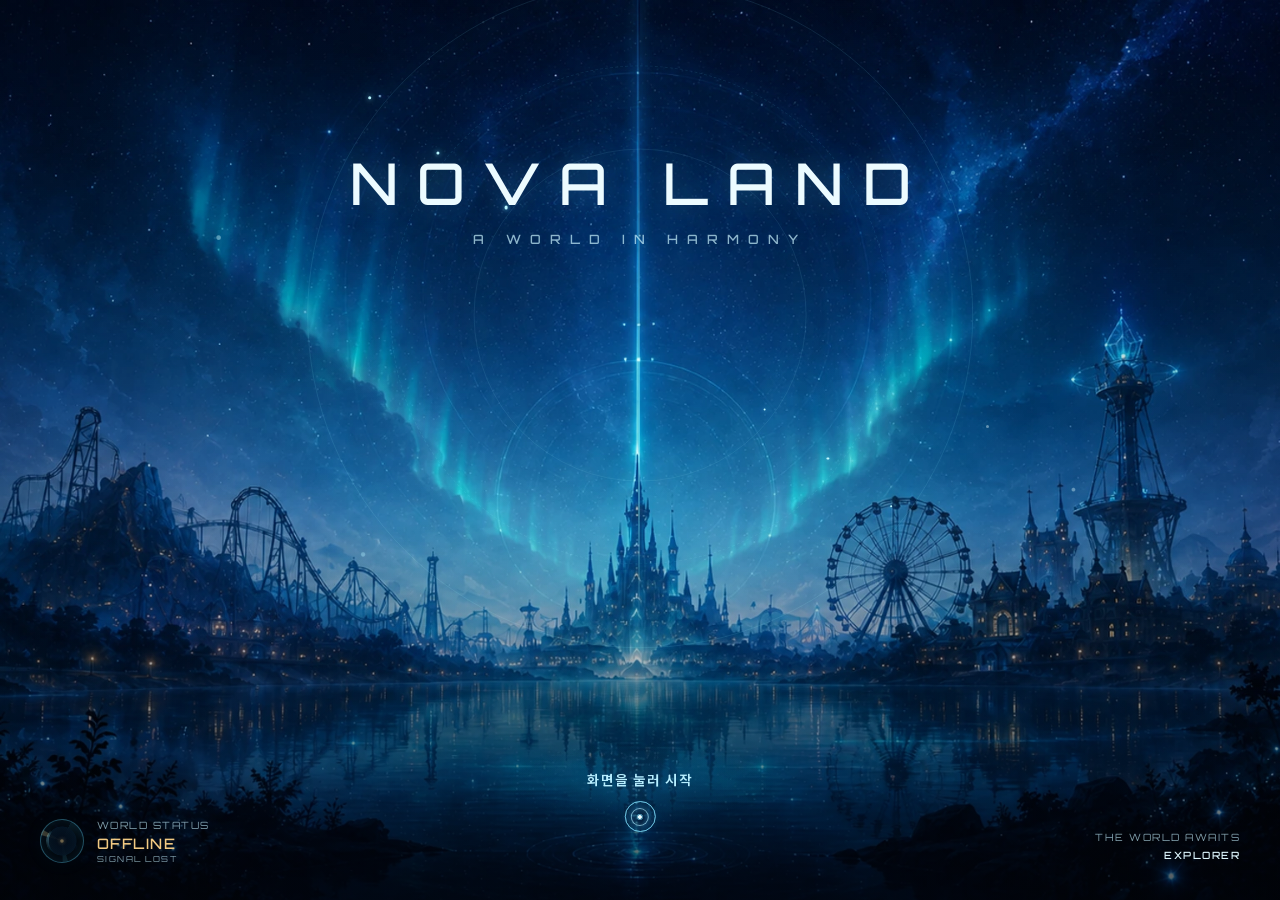
<file: index.html>
<!DOCTYPE html>
<html lang="ko">
<head>
  <meta charset="UTF-8">
  <meta name="viewport" content="width=device-width, initial-scale=1.0">
  <meta name="theme-color" content="#050b14">
  <title>Nova Land</title>
  <link rel="stylesheet" href="./assets/css/reset.css">
  <link rel="stylesheet" href="./assets/css/common.css">
  <link rel="stylesheet" href="./assets/css/intro.css">
  <link rel="stylesheet" href="./assets/css/style.css">
</head>
<body>
  <div id="app" class="app">
    <button class="ui-back-button" type="button" data-app-back hidden>
      <svg class="ui-icon" aria-hidden="true"><use href="./assets/images/common/icon-sprite.svg#icon-arrow-left"></use></svg>
    </button>
    <main>
      <section class="screen screen--intro is-active" data-screen="intro" aria-labelledby="intro-title">
        <h1 id="intro-title" class="intro-sr-title" data-i18n="intro.title">Nova Land Explorer 등록</h1>
        <button class="intro-settings-button" type="button" data-overlay-open="settings-overlay" data-settings-scope="language" data-i18n-aria-label="intro.openSettings" aria-label="Intro 설정 열기" hidden><svg class="ui-icon" aria-hidden="true"><use href="./assets/images/common/icon-sprite.svg#icon-settings"></use></svg></button>
        <div class="intro-status" role="status" aria-live="polite" aria-atomic="true"></div>
        <section class="intro-scene intro-scene--welcome intro-welcome is-active" data-intro-scene="welcome" aria-labelledby="intro-welcome-title">
          <div class="intro-welcome__shade" aria-hidden="true"></div>
          <div class="intro-welcome__motion" aria-hidden="true"><i></i><i></i><i></i><b></b><span></span></div>
          <div class="intro-welcome__brand"><span id="intro-welcome-title">NOVA LAND</span><strong>A WORLD IN HARMONY</strong></div>
          <div class="intro-welcome__state" aria-hidden="true"><i></i><span>WORLD STATUS</span><strong>OFFLINE</strong><small>SIGNAL LOST</small></div>
          <button class="intro-start" type="button" data-intro-start>
            <span data-i18n="intro.start">화면을 눌러 시작</span>
            <i aria-hidden="true"></i>
          </button>
          <p class="intro-welcome__await" aria-hidden="true">THE WORLD AWAITS<br><strong>EXPLORER</strong></p>
        </section>

        <section class="intro-scene intro-scene--signal" data-intro-scene="signal" aria-labelledby="intro-signal-title" hidden>
          <div class="intro-space" aria-hidden="true"><i></i><i></i><i></i></div>
          <div class="intro-signal">
            <div class="signal-receiver" aria-hidden="true">
              <span class="signal-receiver__orbit signal-receiver__orbit--outer"></span>
              <span class="signal-receiver__orbit signal-receiver__orbit--middle"></span>
              <span class="signal-receiver__orbit signal-receiver__orbit--inner"></span>
              <span class="signal-receiver__scan"></span>
              <div class="intro-signal__orb"><i></i><b></b></div>
              <div class="signal-receiver__coordinate signal-receiver__coordinate--top"><small>SOURCE</small><strong>NOVA LAND</strong></div>
              <div class="signal-receiver__coordinate signal-receiver__coordinate--bottom"><small>SYNC RATE</small><strong>98.7%</strong></div>
              <span class="signal-receiver__lock">SIGNAL LOCKED</span>
            </div>
            <div class="intro-signal__copy">
              <span class="intro-eyebrow">EMERGENCY SIGNAL · SOURCE LOCKED</span>
              <h2 id="intro-signal-title" data-i18n-html="intro.signal.title">구조 신호를<br>수신했습니다.</h2>
              <p data-i18n-html="intro.signal.description">노바랜드의 중심 순환이 멈추고 있습니다.<br>외부 응답 채널을 요청합니다.</p>
              <div class="signal-telemetry" aria-hidden="true">
                <span><small>CHANNEL</small><strong>NL-SOS / 001</strong></span>
                <i><b></b><b></b><b></b><b></b><b></b><b></b><b></b></i>
                <span><small>SIGNAL</small><strong>STABLE</strong></span>
              </div>
              <button class="intro-action intro-action--signal" type="button" data-intro-respond><i aria-hidden="true"><b></b></i><span><small>RESPONSE CHANNEL</small><strong data-i18n="intro.signal.respond">신호에 응답하기</strong></span><b aria-hidden="true">→</b></button>
            </div>
          </div>
        </section>

        <section class="intro-scene intro-scene--register" data-intro-scene="register" aria-labelledby="intro-register-title" hidden>
          <h2 id="intro-register-title" class="intro-sr-title" data-i18n="intro.title">Nova Land Explorer 등록</h2>
          <div class="intro-space" aria-hidden="true"><i></i><i></i><i></i></div>
          <div class="intro-register">
            <div class="intro-eve" aria-hidden="true">
              <span class="intro-eve__halo"></span>
              <img src="./assets/images/intro/eve-register.webp" alt="">
              <i class="intro-eve__base"></i>
            </div>
            <div class="intro-register__content">
              <button class="intro-dialogue" type="button" data-eve-skip="register" disabled>
                <span class="intro-eyebrow">EVE · TWO-WAY LINK ESTABLISHED</span>
                <span data-intro-dialogue-message data-i18n="intro.register.dialogue">응답을 확인했습니다.<br>저는 노바랜드 중앙 관제 AI, EVE입니다.</span>
              </button>
              <form class="intro-form" data-intro-form novalidate>
                <div class="intro-form__heading"><span>EXPLORER REGISTRATION</span><strong data-registration-step>01 / 02</strong></div>
                <div class="intro-form__body" data-registration-body>
                  <div class="intro-form__step" data-register-step="name">
                    <div class="ui-field intro-form__field">
                      <label for="explorer-name-input" data-i18n="intro.register.nameLabel">Passport에 기록할 이름</label>
                      <div class="ui-input-wrap ui-input-wrap--large">
                        <input id="explorer-name-input" class="ui-input" name="explorerName" type="text" minlength="2" maxlength="12" autocomplete="nickname" aria-describedby="explorer-name-help explorer-name-error" data-i18n-placeholder="intro.register.namePlaceholder" placeholder="이름을 입력해 주세요">
                        <span class="ui-input-wrap__meta"><b data-name-count>0</b> / 12</span>
                      </div>
                      <p id="explorer-name-help" class="ui-field-help intro-form__help" data-i18n="intro.register.nameHelp">한글, 영문, 숫자와 단어 사이 공백을 사용할 수 있어요.</p>
                      <p id="explorer-name-error" class="ui-field-error intro-form__error" role="alert"></p>
                    </div>
                    <button class="intro-action intro-action--wide" type="submit"><span data-i18n="intro.register.next">다음 단계</span><span aria-hidden="true">→</span></button>
                  </div>
                  <div class="intro-form__step intro-form__step--identity" data-register-step="identity" hidden>
                    <fieldset class="intro-identity-select" aria-describedby="explorer-gender-help explorer-gender-error">
                      <legend data-i18n="intro.register.identityLegend">Passport에 등록할 Explorer를 선택해 주세요.</legend>
                      <p id="explorer-gender-help" class="intro-identity-select__help" data-i18n="intro.register.identityHelp">선택한 성별과 이미지가 Passport에 함께 기록돼요.</p>
                      <div class="ui-choice-group ui-choice-group--columns">
                        <label class="ui-choice-card ui-choice-card--media">
                          <input class="ui-choice-card__control" type="radio" name="explorerGender" value="female">
                          <span class="ui-choice-card__body"><span class="ui-choice-card__media"><img src="./assets/images/common/explorer-female.webp" alt=""></span><span class="ui-choice-card__content"><strong data-i18n="intro.register.female">여성 Explorer</strong><small>FEMALE</small></span><i class="ui-choice-card__indicator" aria-hidden="true">✓</i></span>
                        </label>
                        <label class="ui-choice-card ui-choice-card--media">
                          <input class="ui-choice-card__control" type="radio" name="explorerGender" value="male">
                          <span class="ui-choice-card__body"><span class="ui-choice-card__media"><img src="./assets/images/common/explorer-male.webp" alt=""></span><span class="ui-choice-card__content"><strong data-i18n="intro.register.male">남성 Explorer</strong><small>MALE</small></span><i class="ui-choice-card__indicator" aria-hidden="true">✓</i></span>
                        </label>
                      </div>
                    </fieldset>
                    <p id="explorer-gender-error" class="intro-form__error intro-form__error--gender" role="alert"></p>
                    <div class="intro-form__actions"><button class="intro-form__back" type="button" data-register-back data-i18n="intro.register.editName">이름 수정</button><button class="intro-action intro-action--wide" type="submit" data-register-submit disabled><span data-i18n="intro.register.submit">Explorer로 등록</span><span aria-hidden="true">→</span></button></div>
                  </div>
                </div>
              </form>
            </div>
          </div>
        </section>

        <section class="intro-scene intro-scene--passport" data-intro-scene="passport" aria-labelledby="intro-passport-title" hidden>
          <div class="passport-atmosphere" aria-hidden="true"><i></i><i></i><i></i></div>
          <div class="passport-stage">
            <header class="passport-stage__header">
              <span class="intro-eyebrow">EXPLORER ARCHIVE · INITIAL ISSUE</span>
              <h2 id="intro-passport-title">Explorer Passport</h2>
            </header>
            <div class="passport" data-passport>
              <div class="passport__glow" aria-hidden="true"></div>
              <div class="passport__book">
                <div class="passport__cover passport__cover--back" aria-hidden="true"></div>
                <div class="passport__page passport__page--profile">
                  <header><span class="passport__page-label">EXPLORER IDENTITY</span></header>
                  <div class="passport__page-content passport__page-content--profile">
                    <div class="passport__portrait"><img src="./assets/images/common/explorer-female.webp" alt="여성 Nova Land Explorer 프로필 이미지" data-passport-portrait><span aria-hidden="true"></span></div>
                    <dl>
                      <div><dt>EXPLORER NAME</dt><dd><span data-passport-name>—</span><button class="ui-button ui-button--icon passport__field-edit" type="button" data-passport-edit="name" data-i18n-aria-label="profile.editName" aria-label="Explorer 이름 수정" hidden><svg class="ui-icon" aria-hidden="true"><use href="./assets/images/common/icon-sprite.svg#icon-edit"></use></svg></button></dd></div>
                      <div><dt>EXPLORER ID</dt><dd data-passport-id>—</dd></div>
                      <div><dt>ORIGIN</dt><dd>EARTH</dd></div>
                      <div><dt>GENDER</dt><dd><span data-passport-gender>—</span><button class="ui-button ui-button--icon passport__field-edit" type="button" data-passport-edit="gender" data-i18n-aria-label="profile.editGender" aria-label="Explorer 성별 수정" hidden><svg class="ui-icon" aria-hidden="true"><use href="./assets/images/common/icon-sprite.svg#icon-edit"></use></svg></button></dd></div>
                      <div><dt>RESTORATION</dt><dd data-passport-restoration>0 / 4</dd></div>
                      <div><dt>STATUS</dt><dd class="passport__status" data-passport-status>PENDING</dd></div>
                    </dl>
                    <div class="passport__seal" data-i18n-aria-label="intro.passport.seal" aria-label="Explorer 등록 완료"><img src="./assets/images/common/stamp-explorer-registered.svg" alt=""></div>
                  </div>
                  <footer class="passport__page-footer"><p class="passport__serial" data-passport-serial>NL · INITIAL ISSUE</p></footer>
                </div>
                <div class="passport__leaf">
                  <div class="passport__page passport__page--authority passport__leaf-back">
                    <header><span class="passport__page-label" data-passport-authority-label>NOVA LAND AUTHORITY</span></header>
                    <div class="passport__page-content passport__page-content--authority">
                      <div class="passport__authority-emblem" aria-hidden="true"><img src="./assets/images/common/passport-authority-emblem.svg" alt=""></div>
                      <p class="passport__authority-title">RESTORATION<br>ACCESS</p>
                      <p class="passport__authority-copy" data-i18n-html="intro.passport.authority">외부 공명 응답이 확인되었습니다.<br>이 Passport는 Explorer의 제한된 복구 권한을 증명합니다.</p>
                      <dl class="passport__authority-meta">
                        <div><dt>DATE OF ISSUE</dt><dd data-passport-date>—</dd></div>
                        <div><dt>ACCESS STATUS</dt><dd>AUTHORIZED</dd></div>
                      </dl>
                    </div>
                    <div class="passport__facility-record" data-passport-facility-record="coaster" hidden><span>MOVEMENT FACILITY</span><h3>NOVA COASTER</h3><img src="./assets/images/common/stamp-coaster-restored.svg" alt=""><p data-i18n="passport.coasterRecord">Rail Network 복구와 열차 운행 재개가 확인됐습니다.</p><dl><div><dt>RESTORATION</dt><dd data-passport-coaster-date>—</dd></div><div><dt>STATUS</dt><dd>RESTORED</dd></div></dl><p data-passport-coaster-coupon>—</p></div>
                    <div class="passport__facility-record" data-passport-facility-record="luna" hidden><span>LIFE FACILITY</span><h3>LUNA LIGHT GARDEN</h3><img src="./assets/images/common/stamp-luna-restored.svg" alt=""><p data-i18n="passport.lunaRecord">정원 생명 신호와 중앙 연꽃의 개화가 확인됐습니다.</p><dl><div><dt>RESTORATION</dt><dd data-passport-luna-date>—</dd></div><div><dt>STATUS</dt><dd>RESTORED</dd></div></dl><p data-passport-luna-coupon>—</p></div>
                    <div class="passport__facility-record" data-passport-facility-record="spark" hidden><span>ENERGY FACILITY</span><h3>SPARK ENERGY TOWER</h3><img src="./assets/images/common/stamp-spark-restored.svg" alt=""><p data-i18n="passport.sparkRecord">에너지 코어 안정화와 도시 전력 공급 재개가 확인됐습니다.</p><dl><div><dt>RESTORATION</dt><dd data-passport-spark-date>—</dd></div><div><dt>STATUS</dt><dd>RESTORED</dd></div></dl><p data-passport-spark-coupon>—</p></div>
                    <div class="passport__facility-record" data-passport-facility-record="wonder" hidden><span>JOY FACILITY</span><h3>WONDER PARADE HALL</h3><img src="./assets/images/common/stamp-wonder-restored.svg" alt=""><p data-i18n="passport.wonderRecord">출연진의 위치와 리듬을 복구해 퍼레이드가 재개됐습니다.</p><dl><div><dt>RESTORATION</dt><dd data-passport-wonder-date>—</dd></div><div><dt>STATUS</dt><dd>RESTORED</dd></div></dl></div>
                  </div>
                  <div class="passport__cover passport__leaf-front">
                    <span class="passport__corner passport__corner--one"></span><span class="passport__corner passport__corner--two"></span><span class="passport__corner passport__corner--three"></span><span class="passport__corner passport__corner--four"></span>
                    <small>THE REPUBLIC OF</small>
                    <strong>EXPLORER<br>PASSPORT</strong>
                    <div class="passport__emblem" aria-hidden="true"><img src="./assets/images/common/passport-cover-emblem.svg" alt=""></div>
                    <p>NOVA LAND</p>
                    <b data-passport-cover-name>EXPLORER</b>
                  </div>
                </div>
              </div>
            </div>
            <button class="passport-message" type="button" data-eve-skip="passport" disabled><span>EVE</span><span data-passport-message data-i18n="intro.passport.issue">Explorer Passport 발급 중...</span></button>
            <div class="passport-route" data-passport-route hidden>
              <span class="passport-route__line" aria-hidden="true"></span>
              <button class="passport-route__control" type="button" data-passport-enter-map>
                <i class="passport-route__compass" aria-hidden="true"><b>✦</b></i>
                <span><small>EXPLORER ROUTE · READY</small><strong>WORLD MAP CONNECTION</strong></span>
                <b class="passport-route__enter">ENTER <i aria-hidden="true">→</i></b>
              </button>
              <span class="passport-route__line" aria-hidden="true"></span>
            </div>
          </div>
        </section>
      </section>

      <section class="screen screen--map" data-screen="map" data-map-visual="base" aria-labelledby="world-title" hidden>
        <div class="screen__backdrop" aria-hidden="true">
          <span class="screen__backdrop-layer is-active"></span>
          <span class="screen__backdrop-layer"></span>
        </div>
        <header class="top-navigation" data-i18n-aria-label="map.topNavigation" aria-label="상단 내비게이션">
          <div class="top-navigation__identity ui-panel">
            <div class="top-navigation__identity-item">
              <a class="brand" href="#" data-i18n-aria-label="map.home" aria-label="Nova Land 홈">
                <img class="brand__lockup" src="./assets/images/common/logo-lockup.svg" alt="NOVA LAND">
              </a>
            </div>
            <div class="top-navigation__identity-item">
              <div class="explorer-profile">
                <img class="explorer-profile__image" src="./assets/images/common/explorer-female.webp" alt="여성 Nova Land Explorer 프로필 이미지">
                <span><small>EXPLORER</small><strong id="explorer-profile-name">ING</strong></span>
                <button class="ui-button ui-button--icon explorer-profile__edit" type="button" data-overlay-open="explorer-archive-overlay" data-archive-tab="passport" data-i18n-aria-label="archive.openPassport" aria-label="Explorer Passport 열기">
                  <svg class="ui-icon" aria-hidden="true"><use href="./assets/images/common/icon-sprite.svg#icon-edit"></use></svg>
                </button>
              </div>
            </div>
          </div>
          <div class="top-navigation__right">
            <div class="top-navigation__status ui-panel" data-i18n-aria-label="map.environment" aria-label="현재 환경">
              <div class="status-chip"><svg class="ui-icon" aria-hidden="true"><use href="./assets/images/common/icon-sprite.svg#icon-clock"></use></svg><span><strong data-i18n="map.environmentPending">준비 중</strong><small data-i18n="map.themeTime">테마 시간</small></span></div>
              <div class="status-chip"><svg class="ui-icon" aria-hidden="true"><use href="./assets/images/common/icon-sprite.svg#icon-weather"></use></svg><span><strong data-i18n="map.environmentPending">준비 중</strong><small data-i18n="map.themeWeather">테마 날씨</small></span></div>
            </div>
            <nav class="top-navigation__actions ui-panel" data-i18n-aria-label="map.userMenu" aria-label="사용자 메뉴">
              <button class="utility-button" type="button" data-overlay-open="settings-overlay" data-settings-scope="full" data-i18n-aria-label="map.openSettings" aria-label="설정 열기"><span><svg class="ui-icon" aria-hidden="true"><use href="./assets/images/common/icon-sprite.svg#icon-settings"></use></svg></span><small data-i18n="common.settings">설정</small></button>
            </nav>
          </div>
        </header>
        <div class="map-layout">
          <section class="mission-panel ui-panel ui-panel--content" aria-labelledby="map-mission-title">
            <header class="ui-panel__header">
              <div class="ui-panel__heading"><svg class="ui-icon" aria-hidden="true"><use href="./assets/images/common/icon-sprite.svg#icon-mission"></use></svg><h2 id="map-mission-title" class="ui-panel__title" data-i18n="map.mission">미션</h2></div>
              <button class="mobile-panel-toggle" type="button" data-mobile-panel-toggle="mission-panel" aria-controls="facility-list cosmic-status mission-progress" aria-expanded="false" data-i18n-aria-label="map.missionListExpand" aria-label="미션 목록 펼치기"><svg class="ui-icon" aria-hidden="true"><use href="./assets/images/common/icon-sprite.svg#icon-arrow-right"></use></svg></button>
            </header>
            <ol id="facility-list" class="facility-list" data-i18n-aria-label="map.facilityList" aria-label="시설 목록"></ol>
            <button id="cosmic-status" class="cosmic-status" type="button" data-facility="cosmic" aria-disabled="true"></button>
            <div id="mission-progress" class="mission-progress" role="progressbar" data-i18n-aria-label="map.progressActive" aria-label="복구 완료 시설" aria-valuemin="0" aria-valuemax="4">
              <div class="mission-progress__header"><strong id="mission-progress-value">0 / 4</strong><span data-i18n="map.progressActive">복구 완료 시설</span></div>
              <span class="mission-progress__track" aria-hidden="true"><i id="mission-progress-bar"></i></span>
            </div>
          </section>
          <hgroup class="world-map__heading"><h1 id="world-title" tabindex="-1">WORLD MAP</h1><p data-i18n="map.subtitle">노바랜드 전체 보기</p></hgroup>
          <div class="world-map">
            <div id="facility-glow" class="facility-glow" aria-hidden="true"></div>
            <div id="map-card-list" class="map-card-list" data-i18n-aria-label="map.facilities" aria-label="월드맵 시설"></div>
          </div>
          <div class="side-stack">
            <aside class="eve-panel ui-panel ui-panel--content" aria-labelledby="eve-title" aria-live="polite">
              <header class="ui-panel__header">
                <div class="ui-panel__heading"><svg class="ui-icon" aria-hidden="true"><use href="./assets/images/common/icon-sprite.svg#icon-signal"></use></svg><h2 id="eve-title" class="ui-panel__title">EVE</h2></div>
                <span class="signal-wave" data-eve-signal-wave aria-hidden="true"><i></i><i></i><i></i><i></i><i></i></span>
              </header>
              <button class="eve-panel__body" type="button" data-eve-skip="map" disabled><img src="./assets/images/common/eve.webp" data-i18n-alt="map.eveAlt" alt="EVE 홀로그램"><span data-eve-message data-i18n="map.initialEve">노바랜드의 시설 운영이 중단됐어요. 먼저 미션 목록에서 점검할 시설을 선택해 주세요.</span></button>
            </aside>
            <section class="recent-log ui-panel ui-panel--content" aria-labelledby="recent-log-title">
              <header class="ui-panel__header">
                <h2 id="recent-log-title" class="ui-panel__title" data-i18n="map.recentLog">최근 기록</h2>
                <div class="recent-log__actions">
                  <button class="ui-button ui-button--text" type="button" data-overlay-open="explorer-archive-overlay" data-archive-tab="log"><span data-i18n="map.viewLog">기록 보기</span><svg class="ui-icon" aria-hidden="true"><use href="./assets/images/common/icon-sprite.svg#icon-arrow-right"></use></svg></button>
                  <button class="mobile-panel-toggle" type="button" data-mobile-panel-toggle="recent-log" aria-controls="recent-log-list" aria-expanded="false" data-i18n-aria-label="map.recentLogExpand" aria-label="최근 기록 펼치기"><svg class="ui-icon" aria-hidden="true"><use href="./assets/images/common/icon-sprite.svg#icon-arrow-right"></use></svg></button>
                </div>
              </header>
              <ul id="recent-log-list" class="recent-log__list ui-info-list ui-info-list--lined"></ul>
            </section>
          </div>
        </div>
      </section>
      <section class="screen screen--control-room control-room" data-screen="control-room" aria-labelledby="control-room-title" hidden>
        <div class="control-room__backdrop" aria-hidden="true"></div>
        <div class="control-room-shell">
          <header class="control-room__header">
            <div class="control-room__actions"><span class="ui-badge ui-badge--active" data-i18n="control.connected">관제실 연결 완료</span><button class="ui-button ui-button--icon" type="button" data-overlay-open="settings-overlay" data-settings-scope="full" data-i18n-aria-label="map.openSettings" aria-label="설정 열기"><svg class="ui-icon" aria-hidden="true"><use href="./assets/images/common/icon-sprite.svg#icon-settings"></use></svg></button></div>
          </header>
          <div class="control-room__layout">
            <aside class="control-room__column control-room__column--brief">
              <div class="control-room__title"><span data-control-room-alert data-i18n="control.systemAlert">레일 시스템 경고</span><h1 id="control-room-title" tabindex="-1">NOVA COASTER</h1><p id="control-room-type">이동 시설</p><small data-control-room-status data-i18n="control.coasterStatus">레일 네트워크 · 연결 끊김</small></div>
              <aside class="eve-panel eve-panel--control ui-panel ui-panel--content" aria-labelledby="control-room-eve-title" aria-live="polite">
                <header class="ui-panel__header">
                  <div class="ui-panel__heading"><svg class="ui-icon" aria-hidden="true"><use href="./assets/images/common/icon-sprite.svg#icon-signal"></use></svg><h2 id="control-room-eve-title" class="ui-panel__title">EVE</h2></div>
                  <span class="signal-wave" data-eve-signal-wave aria-hidden="true"><i></i><i></i><i></i><i></i><i></i></span>
                </header>
                <button class="eve-panel__body" type="button" data-eve-skip="control-room" disabled><img src="./assets/images/common/eve.webp" data-i18n-alt="map.eveAlt" alt="EVE 홀로그램"><span data-eve-message data-i18n="control.coasterEve">난이도가 다른 세 레일의 연결이 끊겼어요. 단계마다 새 레일을 완성한 뒤 안전 점검을 진행해 주세요.</span></button>
              </aside>
              <section class="control-room__objective ui-panel ui-panel--content">
                <header class="ui-panel__header"><h2 class="ui-panel__title" data-control-room-objective-eyebrow data-i18n="control.objectiveEyebrow">미션 목표</h2></header>
                <h3 class="ui-panel__subtitle" data-control-room-objective-title data-i18n="control.objectiveTitle">레일 시스템 복구</h3>
                <p class="ui-panel__description" data-control-room-objective data-i18n="control.coasterObjective">난이도가 다른 세 레일을 단계별로 완성하세요.</p>
                <ol class="ui-info-list ui-info-list--lined">
                  <li class="ui-info-list__item"><span class="ui-info-list__icon" aria-hidden="true"><svg class="ui-icon"><use href="./assets/images/common/icon-sprite.svg#icon-scan"></use></svg></span><span class="ui-info-list__content"><strong class="ui-info-list__title" data-control-room-objective-inspect data-i18n="control.objectiveInspect">복구 단계 확인</strong><small class="ui-info-list__description" data-control-room-objective-inspect-help data-i18n="control.objectiveInspectHelp">단계마다 새로운 레일 경로를 확인합니다.</small></span></li>
                  <li class="ui-info-list__item"><span class="ui-info-list__icon" aria-hidden="true"><svg class="ui-icon"><use href="./assets/images/common/icon-sprite.svg#icon-rail"></use></svg></span><span class="ui-info-list__content"><strong class="ui-info-list__title" data-control-room-objective-repair data-i18n="control.objectiveRepair">레일 연결</strong><small class="ui-info-list__description" data-control-room-objective-repair-help data-i18n="control.objectiveRepairHelp">각 구간의 조각과 방향을 맞춥니다.</small></span></li>
                  <li class="ui-info-list__item"><span class="ui-info-list__icon" aria-hidden="true"><svg class="ui-icon"><use href="./assets/images/common/icon-sprite.svg#icon-shield"></use></svg></span><span class="ui-info-list__content"><strong class="ui-info-list__title" data-control-room-objective-test data-i18n="control.objectiveTest">운행 점검</strong><small class="ui-info-list__description" data-control-room-objective-test-help data-i18n="control.objectiveTestHelp">전체 연결과 안전 시스템을 확인합니다.</small></span></li>
                </ol>
              </section>
            </aside>
            <div class="control-room__column control-room__column--detail" data-control-room-detail hidden></div>
            <aside class="control-room__status ui-panel ui-panel--content" aria-labelledby="control-room-status-title">
              <header class="ui-panel__header"><h2 id="control-room-status-title" class="ui-panel__title" data-i18n="control.statusTitle">복구 현황</h2><strong data-control-room-service data-i18n="control.trainStopped">운행 중단</strong></header>
              <dl class="ui-info-list ui-info-list--lined ui-info-list--plain-icons">
                <div class="ui-info-list__item"><span class="ui-info-list__icon" aria-hidden="true"><svg class="ui-icon"><use href="./assets/images/common/icon-sprite.svg#icon-rail"></use></svg></span><div class="ui-info-list__content"><dt class="ui-info-list__label" data-control-room-connection-label data-i18n="control.railConnection">레일 연결</dt><dd class="ui-info-list__value"><strong data-control-room-rail>0 / 9</strong><span class="control-room__segments" aria-hidden="true"><i></i><i></i><i></i><i></i><i></i><i></i><i></i><i></i><i></i></span></dd></div></div>
                <div class="ui-info-list__item"><span class="ui-info-list__icon" aria-hidden="true"><svg class="ui-icon"><use href="./assets/images/common/icon-sprite.svg#icon-scan"></use></svg></span><div class="ui-info-list__content"><dt class="ui-info-list__label" data-control-room-step-label data-i18n="control.restorationStep">복구 단계</dt><dd class="ui-info-list__value"><strong data-control-room-step>0 / 3</strong></dd></div></div>
                <div class="ui-info-list__item is-warning" data-control-room-check-item><span class="ui-info-list__icon" aria-hidden="true"><svg class="ui-icon"><use href="./assets/images/common/icon-sprite.svg#icon-shield"></use></svg></span><div class="ui-info-list__content"><dt class="ui-info-list__label" data-control-room-check-label data-i18n="control.systemCheck">안전 점검</dt><dd class="ui-info-list__value"><strong data-control-room-check data-i18n="control.inspectionRequired">점검 대기</strong></dd></div></div>
              </dl>
            </aside>
          </div>
          <button class="ui-button control-room__start" type="button" data-mission-open><span class="control-room__start-mark" aria-hidden="true"></span><span class="control-room__start-copy"><small data-i18n="control.startEyebrow">복구 미션</small><strong data-i18n="mission.start">MISSION START</strong><span data-control-room-start-description data-i18n="control.startDescription">열차를 안전하게 출발시킵니다.</span></span></button>
          <div class="control-room__start control-room__operation" role="status" aria-live="polite" data-control-room-operation hidden><span class="control-room__operation-mark" aria-hidden="true">✓</span><span class="control-room__start-copy"><small data-i18n="control.operationEyebrow">복구 완료</small><strong data-i18n="control.operationTitle">열차 정상 운행 중</strong><span data-i18n="control.operationDescription">레일 연결과 안전 점검이 완료됐습니다.</span></span></div>
        </div>
      </section>
    </main>
    <dialog id="mission-dialog" class="mission-dialog" aria-labelledby="mission-title" data-phase="guide">
      <div class="mission-flow ui-panel" data-mission-game>
        <header class="mission-flow__header">
          <div class="mission-flow__identity"><span class="ui-panel__eyebrow">NOVA COASTER</span><h2 id="mission-title" data-i18n="mission.title">레일 복구 미션</h2></div>
          <div class="mission-flow__connection" data-i18n-aria-label="mission.connectionLabel" aria-label="전체 레일 조각 연결 상태"><strong data-repair-connection>0 / 9</strong><span data-repair-segments aria-hidden="true"><i></i><i></i><i></i><i></i><i></i><i></i><i></i><i></i><i></i></span></div>
          <div class="mission-flow__meta"><button class="ui-button mission-flow__guide-button" type="button" data-mission-guide><span class="mission-flow__guide-icon" aria-hidden="true">i</span><span data-i18n="mission.guideButton">가이드</span></button><span data-mission-status>미션 가이드</span><span class="mission-flow__time" data-i18n-aria-label="mission.timeRemaining" aria-label="남은 시간"><svg class="ui-icon" aria-hidden="true"><use href="./assets/images/common/icon-sprite.svg#icon-clock"></use></svg><strong data-mission-timer>01:30</strong></span><button class="ui-button ui-button--icon" type="button" data-mission-pause data-i18n-aria-label="mission.pause" aria-label="미션 일시정지"><span aria-hidden="true">Ⅱ</span></button></div>
          <button class="ui-button ui-button--icon mission-guide__close" type="button" data-mission-guide-close data-i18n-aria-label="mission.guideClose" aria-label="미션 가이드 닫기"><svg class="ui-icon" aria-hidden="true"><use href="./assets/images/common/icon-sprite.svg#icon-close"></use></svg></button>
        </header>
        <section class="mission-phase mission-guide" data-mission-phase="guide">
          <div class="mission-guide__visual" data-guide-demo><span class="ui-panel__eyebrow" data-i18n="mission.demoTitle">미션 미리 해보기</span><div class="mission-guide__rail-demo"><img class="mission-guide__rail-piece" src="./assets/images/coaster/rail-straight.svg" alt=""><button class="ui-button mission-guide__slot" type="button" data-guide-slot aria-pressed="false" data-i18n-aria-label="mission.demoSelect" aria-label="빈 공간 선택"><span data-i18n="mission.demoSlotLabel">공간 선택</span><img class="mission-guide__rail-piece" src="./assets/images/coaster/rail-straight.svg" alt=""></button><img class="mission-guide__rail-piece" src="./assets/images/coaster/rail-straight.svg" alt=""></div><p data-guide-feedback role="status"><span data-i18n="mission.demoHint">가운데 빈 공간을 눌러 선택해 보세요.</span></p><div class="mission-guide__demo-actions"><button class="ui-button ui-button--secondary" type="button" data-guide-place disabled data-i18n="mission.demoPlace">조각 배치</button><button class="ui-button ui-button--secondary" type="button" data-guide-rotate disabled data-i18n="mission.demoRotate">90° 회전</button><button class="ui-button ui-button--secondary" type="button" data-guide-reset data-i18n="mission.demoReset" hidden>다시 연습</button></div></div>
          <div class="mission-guide__content"><span class="ui-panel__eyebrow" data-i18n="mission.title">레일 복구 미션</span><h3 data-i18n="mission.guideTitle">세 단계의 레일을 완성하세요.</h3><p data-i18n="mission.guideDescription">단계마다 새로운 레일이 열립니다. 필요한 조각 수와 회전 난이도가 차례로 높아집니다.</p><ol class="ui-info-list ui-info-list--boxed ui-info-list--angular"><li class="ui-info-list__item"><b>01</b><span class="ui-info-list__content"><strong data-i18n="mission.guideStep1Title">공간 선택과 배치</strong><small data-i18n="mission.guideStep1">빈 공간을 선택하고 레일 조각을 눌러 배치하세요.</small></span></li><li class="ui-info-list__item"><b>02</b><span class="ui-info-list__content"><strong data-i18n="mission.guideStep2Title">조각 재사용과 제거</strong><small data-i18n="mission.guideStep2">같은 조각을 여러 공간에 사용할 수 있어요. 후보에서 같은 조각을 다시 누르면 선택한 공간에서 제거돼요.</small></span></li><li class="ui-info-list__item"><b>03</b><span class="ui-info-list__content"><strong data-i18n="mission.guideStep3Title">회전과 연결 확인</strong><small data-i18n="mission.guideStep3">방향을 맞춘 뒤 연결을 확인하세요. 단계마다 2개 → 3개 → 4개 공간을 복구해요.</small></span></li></ol><button class="ui-button ui-button--primary" type="button" data-mission-start data-i18n="mission.begin">복구 시작</button><button class="ui-button ui-button--primary" type="button" data-mission-guide-return data-i18n="mission.guideReturn" hidden>게임으로 돌아가기</button></div>
        </section>
        <section class="mission-phase mission-countdown" data-mission-phase="countdown" data-countdown-step="3" role="status" aria-live="polite" aria-atomic="true" hidden>
          <div class="mission-countdown__content">
            <span class="mission-countdown__eyebrow" data-i18n="mission.countdownEyebrow">레일 시스템 활성화</span>
            <div class="mission-countdown__display"><span class="mission-countdown__orbit" aria-hidden="true"></span><strong data-mission-countdown>3</strong></div>
            <p data-mission-countdown-message data-i18n="mission.countdown">레일망을 활성화합니다.</p>
            <div class="mission-countdown__sequence" aria-hidden="true"><i></i><i></i><i></i></div>
          </div>
        </section>
        <section class="mission-phase mission-play rail-repair" data-mission-phase="playing" hidden>
          <section class="rail-repair__network" aria-labelledby="rail-network-title">
            <header><div><h3 id="rail-network-title" data-i18n="mission.networkTitle">노바 코스터 레일망</h3><p data-repair-description>두 개의 단절 구간을 올바른 레일로 연결하세요.</p></div><strong class="rail-repair__step" data-repair-step-progress>복구 01 / 03</strong></header>
            <div class="rail-repair__route" data-i18n-aria-label="mission.networkLabel" aria-label="현재 복구 단계의 레일망">
              <div class="rail-repair__board" data-repair-board></div>
            </div>
          </section>
          <section class="rail-repair__workspace">
            <div class="rail-repair__eve"><span class="rail-repair__eve-portrait"><img src="./assets/images/common/eve.webp" alt="" aria-hidden="true"></span><span class="rail-repair__eve-copy"><strong>EVE</strong><small class="rail-repair__eve-message" data-repair-eve-message>먼저 두 빈 공간을 순서대로 연결해 주세요.</small><small class="rail-repair__eve-status" role="status" aria-live="polite" aria-atomic="true" data-repair-status></small></span></div>
            <div class="rail-repair__candidates" role="group" data-repair-candidates data-i18n-aria-label="mission.candidateGroup" aria-label="레일 조각 선택"></div>
            <div class="rail-repair__controls"><button class="ui-button rail-repair__reset" type="button" data-repair-reset><span aria-hidden="true">↺</span><span data-i18n="mission.resetStage">조각 초기화</span></button><button class="ui-button ui-button--primary" type="button" data-repair-confirm data-i18n="mission.confirm">연결 확인</button></div>
          </section>
          <div class="rail-repair__transition" data-repair-transition hidden><span aria-hidden="true">✓</span><strong data-i18n="mission.sectionRestored">레일 구간 복구 완료</strong><p data-repair-transition-text></p></div>
        </section>
        <section class="mission-phase ui-panel ui-overlay__dialog mission-testing" data-mission-phase="testing" hidden><span class="ui-panel__eyebrow" data-i18n="mission.status.testing">최종 시스템 점검</span><h3 id="mission-testing-title" data-i18n="mission.testingTitle">복구된 레일망을 점검합니다.</h3><ol class="ui-info-list ui-info-list--boxed"><li class="ui-info-list__item" data-test-step="connection"><span aria-hidden="true"></span><b data-i18n="mission.testingConnection">전체 레일 연결 검사</b><small data-test-state></small></li><li class="ui-info-list__item" data-test-step="trial"><span aria-hidden="true"></span><b data-i18n="mission.testingTrial">코스터 시운전</b><small data-test-state></small></li><li class="ui-info-list__item" data-test-step="safety"><span aria-hidden="true"></span><b data-i18n="mission.testingSafety">안전 시스템 확인</b><small data-test-state></small></li></ol><div class="mission-testing__train" aria-hidden="true"><img src="./assets/images/coaster/train-start.webp" alt=""></div><p role="status" aria-live="polite" data-testing-status></p></section>
        <section class="mission-phase ui-panel ui-overlay__dialog mission-result mission-result--paused" data-mission-phase="paused" hidden></section>
        <section class="mission-phase ui-panel ui-overlay__dialog mission-result mission-result--failed" data-mission-phase="failed" hidden><div class="mission-result__seal" aria-hidden="true">!</div><span class="ui-panel__eyebrow" data-i18n="mission.status.failed">연결 실패</span><h3 id="mission-failed-title" data-i18n="mission.failedTitle">제한 시간 안에 세 단계를 완료하지 못했어요.</h3><p data-i18n="mission.failedDescription">완료한 단계는 기록으로 유지됩니다. 남은 단계부터 다시 시도해 주세요.</p><div class="mission-result__actions"><button class="ui-button ui-button--secondary" type="button" data-mission-exit data-i18n="mission.toMap">MAP으로 돌아가기</button><button class="ui-button ui-button--primary" type="button" data-mission-restart data-i18n="mission.retry">다시 시도</button></div></section>
        <section class="mission-phase ui-panel ui-overlay__dialog mission-result mission-result--complete" data-mission-phase="completed" hidden><div class="mission-result__seal" aria-hidden="true"><img src="./assets/images/common/stamp-coaster-restored.svg" alt=""></div><span class="ui-panel__eyebrow" data-i18n="mission.status.completed">시설 복구 완료</span><h3 id="mission-complete-title" data-i18n="mission.completeTitle">NOVA COASTER 복구가 완료됐어요.</h3><p data-i18n="mission.completeDescription">열차 운행이 재개되고 NOVA Stamp가 Passport에 기록됐습니다.</p><button class="ui-button ui-button--primary" type="button" data-mission-record data-i18n="mission.viewRecord">Passport 기록 확인</button></section>
      </div>
    </dialog>
    <section id="explorer-archive-overlay" class="ui-overlay explorer-archive-overlay" aria-labelledby="explorer-archive-title" aria-modal="true" role="dialog" hidden>
      <button class="ui-overlay__backdrop" type="button" data-overlay-close data-i18n-aria-label="archive.close" aria-label="Explorer Archive 닫기"></button>
      <div class="ui-overlay__dialog ui-panel explorer-archive" tabindex="-1">
        <header class="ui-panel__header">
          <div><span class="ui-panel__eyebrow">EXPLORER ARCHIVE</span><h2 id="explorer-archive-title" class="explorer-archive__title" data-archive-title>Explorer Archive</h2></div>
          <button class="ui-button ui-button--icon ui-button--small" type="button" data-overlay-close data-i18n-aria-label="archive.close" aria-label="Explorer Archive 닫기"><svg class="ui-icon" aria-hidden="true"><use href="./assets/images/common/icon-sprite.svg#icon-close"></use></svg></button>
        </header>
        <div class="ui-tabs explorer-archive__tabs" role="tablist" data-i18n-aria-label="archive.tabs" aria-label="Explorer Archive 메뉴">
          <button id="archive-log-tab" type="button" role="tab" data-tab="log" aria-controls="archive-log-panel" aria-selected="true"><strong data-i18n="archive.logTab">EXPLORER LOG</strong></button>
          <button id="archive-passport-tab" type="button" role="tab" data-tab="passport" aria-controls="archive-passport-panel" aria-selected="false" tabindex="-1"><strong data-i18n="archive.passportTab">EXPLORER PASSPORT</strong></button>
        </div>
        <div class="explorer-archive__body">
          <section id="archive-log-panel" class="explorer-archive__panel explorer-archive__panel--log archive-log" role="tabpanel" data-tab-panel="log" aria-labelledby="archive-log-tab">
            <div class="archive-log__heading"><span data-i18n="archive.logEyebrow">JOURNEY RECORD</span><h3 data-i18n="archive.logTitle">탐험 기록</h3><p data-i18n="archive.logDescription">Explorer 등록과 노바랜드에서 확인된 사건을 시간순으로 기록합니다.</p></div>
            <ol class="archive-log__list ui-info-list ui-info-list--lined" data-archive-log-list></ol>
          </section>
          <section id="archive-passport-panel" class="explorer-archive__panel explorer-archive__panel--passport" role="tabpanel" data-tab-panel="passport" aria-labelledby="archive-passport-tab" hidden>
            <div class="explorer-archive__passport" data-archive-passport></div>
            <nav class="passport__navigation" data-i18n-aria-label="passport.navigation" aria-label="Passport 페이지 이동"><svg width="0" height="0" aria-hidden="true" focusable="false"><defs><clipPath id="passport-fold-face" clipPathUnits="objectBoundingBox"><path d="M.06 .08 Q.4 .19 1 0 C.8 .32 .32 .8 0 1 Q.16 .49 .06 .08Z"/></clipPath><clipPath id="passport-fold-under" clipPathUnits="objectBoundingBox"><path d="M1 0 C.8 .32 .32 .8 0 1 H1Z"/></clipPath></defs></svg><button class="passport__page-corner" type="button" data-passport-previous data-i18n-aria-label="passport.previous" aria-label="이전 페이지" hidden><span data-i18n="passport.previous">이전 페이지</span></button><span data-passport-page-number aria-live="polite"></span><button class="passport__page-corner" type="button" data-passport-next data-i18n-aria-label="passport.next" aria-label="다음 페이지" hidden><span data-i18n="passport.next">다음 페이지</span></button></nav>
          </section>
        </div>
      </div>
    </section>
    <section id="settings-overlay" class="ui-overlay" aria-labelledby="settings-title" aria-modal="true" role="dialog" hidden>
      <button class="ui-overlay__backdrop" type="button" data-overlay-close data-i18n-aria-label="common.closeSettings" aria-label="설정 닫기"></button>
      <div class="ui-overlay__dialog ui-panel" tabindex="-1">
        <header class="ui-panel__header">
          <div><span class="ui-panel__eyebrow" data-i18n="common.system">시스템</span><h2 id="settings-title" class="ui-panel__title" data-i18n="common.settings">설정</h2></div>
          <button class="ui-button ui-button--icon ui-button--small" type="button" data-overlay-close data-i18n-aria-label="common.closeSettings" aria-label="설정 닫기"><svg class="ui-icon" aria-hidden="true"><use href="./assets/images/common/icon-sprite.svg#icon-close"></use></svg></button>
        </header>
        <div class="ui-info-list ui-info-list--lined">
          <div class="ui-info-list__item" data-settings-item="language"><span><strong data-i18n="common.language">언어</strong><small data-i18n="common.languageHelp">화면에 표시할 언어를 선택해요.</small></span><div id="language-options" class="ui-segmented-control" data-i18n-aria-label="common.languageSelect" aria-label="언어 선택"></div></div>
          <div class="ui-info-list__item" data-settings-item="fullscreen"><span><strong data-i18n="common.fullscreen">전체 화면</strong><small data-i18n="common.fullscreenHelp">브라우저 UI를 숨기고 화면을 넓게 사용해요.</small></span><button id="fullscreen-toggle" class="ui-switch" type="button" role="switch" data-i18n-aria-label="common.fullscreen" aria-label="전체 화면" aria-checked="false" data-fullscreen-toggle><span class="ui-switch__track" aria-hidden="true"><i></i></span><b>OFF</b></button></div>
          <div class="ui-info-list__item" data-settings-item="sound"><span><strong data-i18n="common.sound">사운드</strong><small data-i18n="common.soundHelp">효과음은 공통 시스템 단계에서 연결돼요.</small></span><span class="ui-badge" data-i18n="common.comingSoon">준비 중</span></div>
          <div class="ui-info-list__item" data-settings-item="reset"><span><strong data-i18n="common.restart">처음부터 다시 시작</strong><small data-i18n="common.restartHelp">Explorer 정보와 Intro 등록 상태를 초기화해요.</small></span><button class="ui-button" type="button" data-reset-progress data-i18n="common.reset">초기화</button></div>
        </div>
      </div>
    </section>
    <dialog id="app-dialog" class="ui-dialog" aria-labelledby="app-dialog-title" aria-describedby="app-dialog-description">
      <div class="ui-dialog__panel ui-panel">
        <header class="ui-dialog__header">
          <span class="ui-dialog__signal" aria-hidden="true"><b>!</b></span>
          <span class="ui-dialog__eyebrow" data-dialog-eyebrow></span>
          <h2 id="app-dialog-title" class="ui-dialog__title" data-dialog-title></h2>
        </header>
        <div class="ui-dialog__content">
          <p id="app-dialog-description" class="ui-dialog__description" data-dialog-description></p>
        </div>
        <footer class="ui-dialog__actions">
          <button class="ui-button ui-dialog__cancel" type="button" data-dialog-cancel></button>
          <button class="ui-button ui-button--primary" type="button" data-dialog-confirm></button>
        </footer>
      </div>
    </dialog>
    <dialog id="explorer-profile-dialog" class="ui-dialog profile-editor" aria-labelledby="profile-editor-title" aria-describedby="profile-editor-description">
      <form class="ui-dialog__panel ui-panel" data-profile-editor-form novalidate>
        <header class="ui-dialog__header">
          <span class="ui-dialog__eyebrow">EXPLORER IDENTITY</span>
          <h2 id="profile-editor-title" class="ui-dialog__title" data-profile-editor-title>Explorer 정보 수정</h2>
        </header>
        <div class="ui-dialog__content">
          <p id="profile-editor-description" class="ui-dialog__description" data-profile-editor-description></p>
          <div class="ui-field" data-profile-editor-field="name">
            <label for="profile-editor-name" data-i18n="profile.nameLabel">Explorer 이름</label>
            <div class="ui-input-wrap"><input id="profile-editor-name" class="ui-input" type="text" maxlength="12" autocomplete="off" aria-describedby="profile-editor-description profile-editor-name-error"><span class="ui-input-wrap__meta"><b data-profile-editor-count>0</b> / 12</span></div>
            <p id="profile-editor-name-error" class="ui-field-error" data-profile-editor-error role="alert"></p>
          </div>
          <fieldset class="ui-field" data-profile-editor-field="gender" aria-labelledby="profile-editor-title" aria-describedby="profile-editor-description" hidden>
            <div class="ui-choice-group ui-choice-group--columns">
              <label class="ui-choice-card ui-choice-card--media"><input class="ui-choice-card__control" type="radio" name="profileGender" value="female"><span class="ui-choice-card__body"><span class="ui-choice-card__media"><img src="./assets/images/common/explorer-female.webp" alt=""></span><span class="ui-choice-card__content"><strong data-i18n="intro.register.female">여성 Explorer</strong><small>FEMALE</small></span><i class="ui-choice-card__indicator" aria-hidden="true">✓</i></span></label>
              <label class="ui-choice-card ui-choice-card--media"><input class="ui-choice-card__control" type="radio" name="profileGender" value="male"><span class="ui-choice-card__body"><span class="ui-choice-card__media"><img src="./assets/images/common/explorer-male.webp" alt=""></span><span class="ui-choice-card__content"><strong data-i18n="intro.register.male">남성 Explorer</strong><small>MALE</small></span><i class="ui-choice-card__indicator" aria-hidden="true">✓</i></span></label>
            </div>
          </fieldset>
        </div>
        <footer class="ui-dialog__actions">
          <button class="ui-button ui-dialog__cancel" type="button" data-profile-editor-cancel data-i18n="common.cancel">취소</button>
          <button class="ui-button ui-button--primary" type="submit" data-i18n="common.save">저장</button>
        </footer>
      </form>
    </dialog>
    <div id="app-toast" class="ui-toast" role="status" aria-live="polite" aria-atomic="true"></div>
  </div>
  <dialog class="luna-entry" aria-label="LUNA LIGHT GARDEN" data-luna-entry>
    <iframe title="LUNA LIGHT GARDEN" data-luna-frame></iframe>
  </dialog>
  <dialog class="spark-entry" aria-label="SPARK ENERGY TOWER" data-spark-entry>
    <iframe title="SPARK ENERGY TOWER" data-spark-frame></iframe>
  </dialog>
  <dialog class="wonder-entry" aria-label="WONDER PARADE HALL" data-wonder-entry>
    <iframe title="WONDER PARADE HALL" data-wonder-frame></iframe>
  </dialog>
  <script type="module" src="./assets/js/main.js"></script>
</body>
</html>
</file>
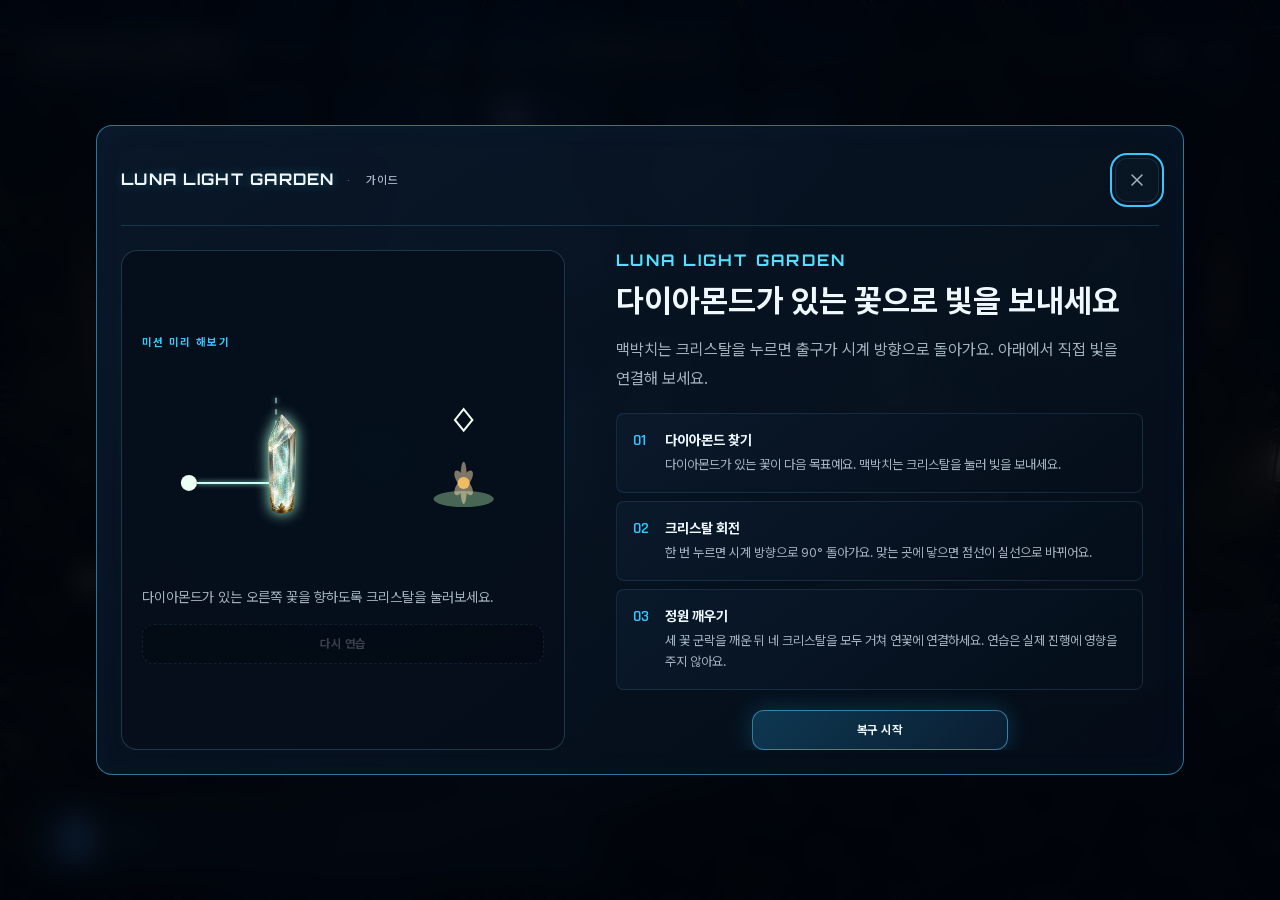
<file: luna-game.html>
<!DOCTYPE html>
<html lang="ko">
<head>
  <meta charset="UTF-8">
  <meta name="viewport" content="width=device-width, initial-scale=1.0">
  <meta name="theme-color" content="#0a1920">
  <meta name="robots" content="noindex">
  <title>LUNA LIGHT GARDEN</title>
  <link rel="stylesheet" href="./assets/css/reset.css">
  <link rel="stylesheet" href="./assets/css/common.css">
  <link rel="stylesheet" href="./assets/css/style.css">
  <link rel="stylesheet" href="./assets/css/luna-game.css">
  <link rel="preload" href="./assets/images/luna/garden-restored.webp" as="image">
</head>
<body class="luna-game">
  <header class="luna-game__header">
    <div class="luna-game__identity"><h1>LUNA LIGHT GARDEN</h1><p data-i18n="luna.game.title">세 군락을 깨우고, 중앙 Lotus에 빛을 보내세요.</p></div>
    <div class="luna-game__progress"><span class="luna-fragment-mark" aria-hidden="true">◇</span><span data-luna-progress-label>꽃 군락 복구</span><b data-luna-count>0 / 3</b><span class="luna-game__milestones" aria-hidden="true"><i></i><i></i><i></i><i></i></span></div>
    <nav class="luna-game__tools" aria-label="미션 조작" data-i18n-aria-label="luna.game.tools">
      <button class="ui-button ui-button--secondary" type="button" data-luna-guide data-i18n="mission.guideButton">가이드</button>
      <button class="ui-button ui-button--icon" type="button" data-luna-pause aria-label="일시정지" data-i18n-aria-label="mission.pause"><span aria-hidden="true">Ⅱ</span></button>
    </nav>
  </header>
  <main class="luna-game__viewport" tabindex="0" aria-label="빛 연결 정원. 작은 화면에서는 가로로 이동할 수 있어요." data-i18n-aria-label="luna.game.viewport">
    <section class="luna-garden" aria-label="Prism 회전 정원 퍼즐" data-i18n-aria-label="luna.game.board" data-luna-garden>
      <div class="luna-garden__scene" data-luna-scene>
        <img class="luna-garden__background" src="./assets/images/luna/garden-dormant.webp" alt="" fetchpriority="high">
        <div class="luna-garden__ambient" aria-hidden="true"></div>
        <svg class="luna-garden__light" viewBox="0 0 1672 941" preserveAspectRatio="none" aria-hidden="true"><g data-luna-rays></g></svg>
        <div class="luna-source" aria-hidden="true"><i></i></div>
        <div data-luna-objects></div>
      </div>
      <div class="luna-garden__completion" data-luna-completion hidden><div role="status"><span data-i18n="luna.game.completeEyebrow">정원 복구 완료</span><h2 data-i18n="luna.game.completeTitle">정원이 다시 숨 쉬어요</h2><p data-i18n="luna.game.completeCopy">모든 꽃과 중앙 연꽃이 깨어났어요.</p></div><button class="ui-button ui-button--secondary luna-garden__record" type="button" data-luna-record data-i18n="mission.viewRecord">Passport 기록 확인</button></div>
    </section>
  </main>
  <footer class="luna-game__footer">
    <aside class="luna-game__eve" aria-label="EVE" aria-live="polite" aria-atomic="true"><span class="luna-game__portrait"><img src="./assets/images/common/eve.webp" alt=""></span><div><b>EVE</b><p data-eve-message>Prism의 두 연결면을 빛의 방향에 맞춰보세요.</p></div></aside>
  </footer>
  <dialog class="ui-dialog mission-dialog luna-game__dialog" aria-labelledby="luna-dialog-title" data-luna-dialog>
    <section class="ui-panel ui-overlay__dialog mission-result mission-result--paused" data-luna-pause-panel></section>
    <section class="mission-flow ui-panel" data-luna-guide-panel hidden>
      <header class="mission-flow__header"><div class="mission-flow__identity"><span class="ui-panel__eyebrow">LUNA LIGHT GARDEN</span><h2 data-i18n="mission.guideButton">가이드</h2></div><button class="ui-button ui-button--icon mission-guide__close" type="button" data-luna-guide-close data-i18n-aria-label="mission.guideClose" aria-label="미션 가이드 닫기"><svg class="ui-icon" aria-hidden="true"><use href="./assets/images/common/icon-sprite.svg#icon-close"></use></svg></button></header>
      <div class="mission-phase mission-guide">
        <div class="mission-guide__visual luna-guide" data-luna-practice>
          <span class="ui-panel__eyebrow" data-i18n="mission.demoTitle">미션 미리 해보기</span>
          <div class="luna-guide__board">
            <svg viewBox="0 0 600 300" aria-hidden="true"><circle cx="70" cy="170" r="12" fill="#edfff3"/><path d="M 82 170 H 200" class="luna-guide__beam"/><path d="M 200 170 V 35" class="luna-guide__beam is-loose" data-luna-practice-ray/><g class="luna-guide__flower" transform="translate(480 170)"><ellipse cy="24" rx="45" ry="12" fill="#476654"/><g class="luna-guide__petals" fill="#f7dfb3"><ellipse cy="-16" rx="13" ry="29"/><ellipse cy="-16" rx="13" ry="29" transform="rotate(60)"/><ellipse cy="-16" rx="13" ry="29" transform="rotate(120)"/><ellipse cy="-16" rx="13" ry="29" transform="rotate(180)"/><ellipse cy="-16" rx="13" ry="29" transform="rotate(240)"/><ellipse cy="-16" rx="13" ry="29" transform="rotate(300)"/></g><circle r="9" fill="#efbd60"/></g><path class="luna-guide__diamond" d="M 480 60 l 13 16 -13 16 -13 -16 Z" fill="none" stroke="#edfff3" stroke-width="3"/></svg>
            <button class="luna-guide__crystal" type="button" data-luna-practice-rotate data-i18n-aria-label="luna.guide.rotate" aria-label="크리스탈 돌리기"></button>
          </div>
          <p role="status" aria-live="polite"><span data-luna-practice-feedback></span></p>
          <div class="mission-guide__demo-actions"><button class="ui-button ui-button--secondary" type="button" data-luna-practice-reset data-i18n="mission.demoReset" disabled>다시 연습</button></div>
        </div>
        <div class="mission-guide__content"><span class="ui-panel__eyebrow">LUNA LIGHT GARDEN</span><h3 id="luna-guide-title" data-i18n="luna.guide.title"></h3><p data-i18n="luna.guide.description"></p><ol class="ui-info-list ui-info-list--boxed ui-info-list--angular"><li class="ui-info-list__item"><b>01</b><span class="ui-info-list__content"><strong data-i18n="luna.guide.step1Title"></strong><small data-i18n="luna.guide.step1"></small></span></li><li class="ui-info-list__item"><b>02</b><span class="ui-info-list__content"><strong data-i18n="luna.guide.step2Title"></strong><small data-i18n="luna.guide.step2"></small></span></li><li class="ui-info-list__item"><b>03</b><span class="ui-info-list__content"><strong data-i18n="luna.guide.step3Title"></strong><small data-i18n="luna.guide.step3"></small></span></li></ol><button class="ui-button ui-button--primary" type="button" data-luna-guide-resume></button></div>
      </div>
    </section>
  </dialog>
  <noscript><p class="luna-game__noscript">이 정원 게임에는 JavaScript가 필요해요.</p></noscript>
  <script type="module" src="./assets/js/luna-game.js"></script>
</body>
</html>
</file>
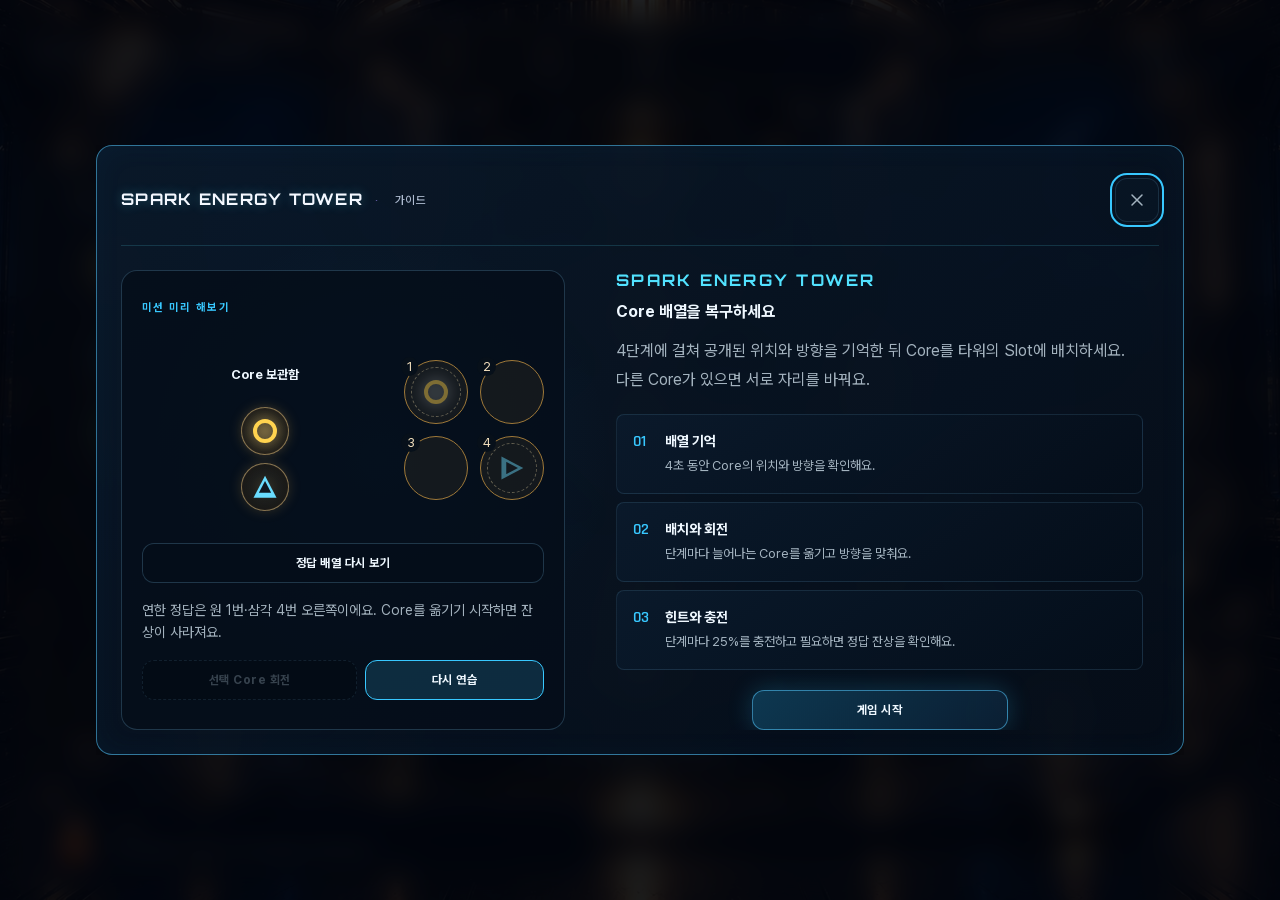
<file: spark-game.html>
<!DOCTYPE html>
<html lang="ko">
<head>
  <meta charset="UTF-8">
  <meta name="viewport" content="width=device-width, initial-scale=1.0">
  <meta name="theme-color" content="#100b06">
  <meta name="robots" content="noindex">
  <title>SPARK ENERGY TOWER</title>
  <link rel="stylesheet" href="./assets/css/reset.css">
  <link rel="stylesheet" href="./assets/css/common.css">
  <link rel="stylesheet" href="./assets/css/style.css">
  <link rel="stylesheet" href="./assets/css/spark-game.css">
  <link rel="preload" href="./assets/images/spark/core-chamber.webp" as="image">
</head>
<body class="spark-game" data-spark-phase="guide">
  <header class="spark-game__header">
    <div class="spark-game__identity"><h1>SPARK ENERGY TOWER</h1><p data-spark-subtitle data-i18n="spark.game.subtitle">에너지 Core 배열을 복구하세요.</p></div>
    <div class="spark-game__progress" aria-live="polite"><span><small data-i18n="spark.game.stageLabel">STAGE</small><b><span data-spark-stage>1</span> / 4</b></span><span><small data-i18n="spark.game.coreLabel">CORE</small><b><span data-spark-core-count>0</span> / <span data-spark-core-total>3</span></b></span><span><small data-i18n="spark.game.chargeLabel">CHARGE</small><b data-spark-charge>0%</b><i aria-hidden="true"><em data-spark-charge-bar></em></i></span></div>
    <nav class="spark-game__tools" data-i18n-aria-label="spark.game.tools" aria-label="미션 조작"><button class="ui-button ui-button--secondary" type="button" data-spark-guide-open data-i18n="mission.guideButton">가이드</button><button class="ui-button ui-button--icon" type="button" data-spark-pause data-i18n-aria-label="mission.pause" aria-label="일시정지"><span aria-hidden="true">Ⅱ</span></button></nav>
  </header>
  <main class="spark-game__viewport" tabindex="0" data-i18n-aria-label="spark.game.viewport" aria-label="에너지 Core 정렬 퍼즐">
    <section class="spark-chamber" data-i18n-aria-label="spark.game.board" aria-label="SPARK Core 복구 보드">
      <img class="spark-chamber__background" src="./assets/images/spark/core-chamber.webp" alt="" fetchpriority="high">
      <div class="spark-chamber__ambient" aria-hidden="true"></div>
      <section class="spark-core-bank" aria-labelledby="spark-bank-title">
        <header><span data-i18n="spark.game.storageLabel">CORE STORAGE</span><h2 id="spark-bank-title" data-i18n="spark.game.storage">Core 보관함</h2></header>
        <div class="spark-core-bank__items" data-spark-bank>
          <div class="spark-core-bank__slot"><button class="spark-core spark-core--circle" type="button" draggable="true" data-core="circle" aria-label="원형 Core"><i></i><span data-i18n="spark.game.circle">원</span></button></div>
          <div class="spark-core-bank__slot"><button class="spark-core spark-core--triangle" type="button" draggable="true" data-core="triangle" aria-label="삼각 Core"><i></i><span data-i18n="spark.game.triangle">삼각</span></button></div>
          <div class="spark-core-bank__slot"><button class="spark-core spark-core--hex" type="button" draggable="true" data-core="hex" aria-label="육각 Core"><i></i><span data-i18n="spark.game.hex">육각</span></button></div>
          <div class="spark-core-bank__slot"><button class="spark-core spark-core--bolt" type="button" draggable="true" data-core="bolt" aria-label="번개 Core" hidden><i></i><span data-i18n="spark.game.bolt">번개</span></button></div>
          <div class="spark-core-bank__slot"><button class="spark-core spark-core--arrow" type="button" draggable="true" data-core="arrow" aria-label="화살 Core" hidden><i></i><span data-i18n="spark.game.arrow">화살</span></button></div>
          <div class="spark-core-bank__slot"><button class="spark-core spark-core--star" type="button" draggable="true" data-core="star" aria-label="별 Core" hidden><i></i><span data-i18n="spark.game.star">별</span></button></div>
        </div>
      </section>
      <div class="spark-tower" data-spark-board data-i18n-aria-label="spark.game.slots" aria-label="타워 Core Slot">
        <div class="spark-slot" data-slot="0"><button class="spark-slot__target" type="button" aria-label="Core Slot 1"></button></div>
        <div class="spark-slot" data-slot="1"><button class="spark-slot__target" type="button" aria-label="Core Slot 2"></button></div>
        <div class="spark-slot" data-slot="2"><button class="spark-slot__target" type="button" aria-label="Core Slot 3"></button></div>
        <div class="spark-slot" data-slot="3"><button class="spark-slot__target" type="button" aria-label="Core Slot 4"></button></div>
        <div class="spark-slot" data-slot="4"><button class="spark-slot__target" type="button" aria-label="Core Slot 5"></button></div>
        <div class="spark-slot" data-slot="5"><button class="spark-slot__target" type="button" aria-label="Core Slot 6"></button></div>
      </div>
      <section class="spark-game__status" aria-live="polite"><span data-spark-status-eyebrow>CORE SCAN</span><h2 data-spark-status-title data-i18n="spark.game.initialTitle">정답 배열을 기억하세요</h2><p data-spark-status-copy data-i18n="spark.game.initialCopy">Core의 위치와 방향이 잠시 공개됩니다.</p></section>
      <aside class="spark-game__controls"><button class="ui-button ui-button--secondary" type="button" data-spark-hint data-i18n="spark.game.hint">힌트 보기</button><button class="ui-button ui-button--secondary" type="button" data-spark-rotate disabled><span aria-hidden="true">↻</span> <span data-i18n="spark.game.rotate">선택 Core 회전</span></button><button class="ui-button ui-button--secondary" type="button" data-spark-return data-i18n="spark.game.return" disabled>선택 Core 보관함으로</button><button class="ui-button ui-button--secondary" type="button" data-spark-reset data-i18n="spark.game.reset">배치 초기화</button></aside>
      <button class="spark-game__launch" type="button" data-spark-launch hidden><span>LAUNCH</span><small data-i18n="spark.game.launchDescription">에너지 빔 발사 테스트</small></button>
      <section class="spark-game__complete" data-spark-complete hidden role="region" aria-labelledby="spark-complete-title"><div class="mission-result mission-result--complete mission-result--spark ui-panel"><div class="mission-result__seal" aria-hidden="true"><img src="./assets/images/common/stamp-spark-restored.svg" alt=""></div><span class="ui-panel__eyebrow" data-i18n="mission.status.completed">시설 복구 완료</span><h3 id="spark-complete-title" data-i18n="spark.game.completeTitle">에너지 타워가 정상 가동돼요</h3><p data-i18n="spark.game.completeCopy">Core 정렬과 발사 테스트가 완료됐어요.</p><button class="ui-button ui-button--primary" type="button" data-spark-record data-i18n="mission.viewRecord">Passport 기록 확인</button></div></section>
    </section>
  </main>
  <footer class="spark-game__footer"><aside class="spark-game__eve" aria-label="EVE" aria-live="polite" aria-atomic="true"><span><img src="./assets/images/common/eve.webp" alt=""></span><div><b>EVE</b><p data-spark-eve data-i18n="spark.game.initialEve">정답 배열에서 Core의 위치와 방향을 기억해 주세요.</p></div></aside></footer>
  <section class="spark-game__countdown" data-spark-countdown hidden role="status" aria-live="assertive"><span>CORE ARRAY SCAN</span><strong data-spark-countdown-number>3</strong><p data-i18n="spark.game.countdownCopy">에너지 Core를 공개합니다.</p></section>
  <dialog class="ui-dialog mission-dialog spark-game__dialog" data-phase="guide" data-spark-guide aria-labelledby="spark-guide-title">
    <section class="mission-flow ui-panel">
      <header class="mission-flow__header"><div class="mission-flow__identity"><span class="ui-panel__eyebrow">SPARK ENERGY TOWER</span><h2 data-i18n="mission.guideButton">가이드</h2></div><button class="ui-button ui-button--icon mission-guide__close" type="button" data-spark-guide-close data-i18n-aria-label="mission.guideClose" aria-label="미션 가이드 닫기"><svg class="ui-icon" aria-hidden="true"><use href="./assets/images/common/icon-sprite.svg#icon-close"></use></svg></button></header>
      <div class="mission-phase mission-guide">
        <div class="mission-guide__visual spark-guide" data-spark-practice>
          <span class="ui-panel__eyebrow" data-i18n="mission.demoTitle">미션 미리 해보기</span>
          <div class="spark-guide__board"><section class="spark-guide__bank"><h4 data-i18n="spark.game.storage">Core 보관함</h4><div><button class="spark-core spark-core--circle" type="button" draggable="true" data-spark-practice-core="circle"><i></i><span data-i18n="spark.game.circle">원</span></button></div><div><button class="spark-core spark-core--triangle" type="button" draggable="true" data-spark-practice-core="triangle"><i></i><span data-i18n="spark.game.triangle">삼각</span></button></div></section><section class="spark-guide__tower" data-i18n-aria-label="spark.game.slots" aria-label="타워 Core Slot"><div class="spark-guide__slot" data-spark-practice-slot="0" data-slot-number="1"><button class="spark-slot__target" type="button"></button><span class="spark-hint-core spark-core--circle" aria-hidden="true" style="--core-rotation: 0deg"><i></i></span></div><div class="spark-guide__slot" data-spark-practice-slot="1" data-slot-number="2"><button class="spark-slot__target" type="button"></button></div><div class="spark-guide__slot" data-spark-practice-slot="2" data-slot-number="3"><button class="spark-slot__target" type="button"></button></div><div class="spark-guide__slot" data-spark-practice-slot="3" data-slot-number="4"><button class="spark-slot__target" type="button"></button><span class="spark-hint-core spark-core--triangle" aria-hidden="true" style="--core-rotation: 90deg"><i></i></span></div></section></div><button class="ui-button ui-button--secondary" type="button" data-spark-practice-reveal></button>
          <p role="status" aria-live="polite"><span data-spark-practice-feedback></span></p>
          <div class="mission-guide__demo-actions"><button class="ui-button ui-button--secondary" type="button" data-spark-practice-rotate data-i18n="spark.game.rotate" disabled>선택 Core 회전</button><button class="ui-button ui-button--secondary" type="button" data-spark-practice-reset data-i18n="mission.demoReset" disabled>다시 연습</button></div>
        </div>
        <div class="mission-guide__content"><span class="ui-panel__eyebrow">SPARK ENERGY TOWER</span><h3 id="spark-guide-title" data-i18n="spark.game.guideTitle"></h3><p data-i18n="spark.game.guideDescription"></p><ol class="ui-info-list ui-info-list--boxed ui-info-list--angular"><li class="ui-info-list__item"><b>01</b><span class="ui-info-list__content"><strong data-i18n="spark.game.guideStep1Title"></strong><small data-i18n="spark.game.guideStep1"></small></span></li><li class="ui-info-list__item"><b>02</b><span class="ui-info-list__content"><strong data-i18n="spark.game.guideStep2Title"></strong><small data-i18n="spark.game.guideStep2"></small></span></li><li class="ui-info-list__item"><b>03</b><span class="ui-info-list__content"><strong data-i18n="spark.game.guideStep3Title"></strong><small data-i18n="spark.game.guideStep3"></small></span></li></ol><button class="ui-button ui-button--primary" type="button" data-spark-guide-start data-i18n="spark.game.begin">게임 시작</button><button class="ui-button ui-button--secondary" type="button" data-spark-guide-return hidden data-i18n="mission.guideReturn">게임으로 돌아가기</button></div>
      </div>
    </section>
  </dialog>
  <dialog class="ui-dialog mission-dialog spark-game__dialog" data-spark-pause-dialog aria-labelledby="spark-pause-title"><section class="ui-panel ui-overlay__dialog mission-result mission-result--paused" data-spark-pause-panel></section></dialog>
  <script type="module" src="./assets/js/spark-game.js"></script>
</body>
</html>
</file>
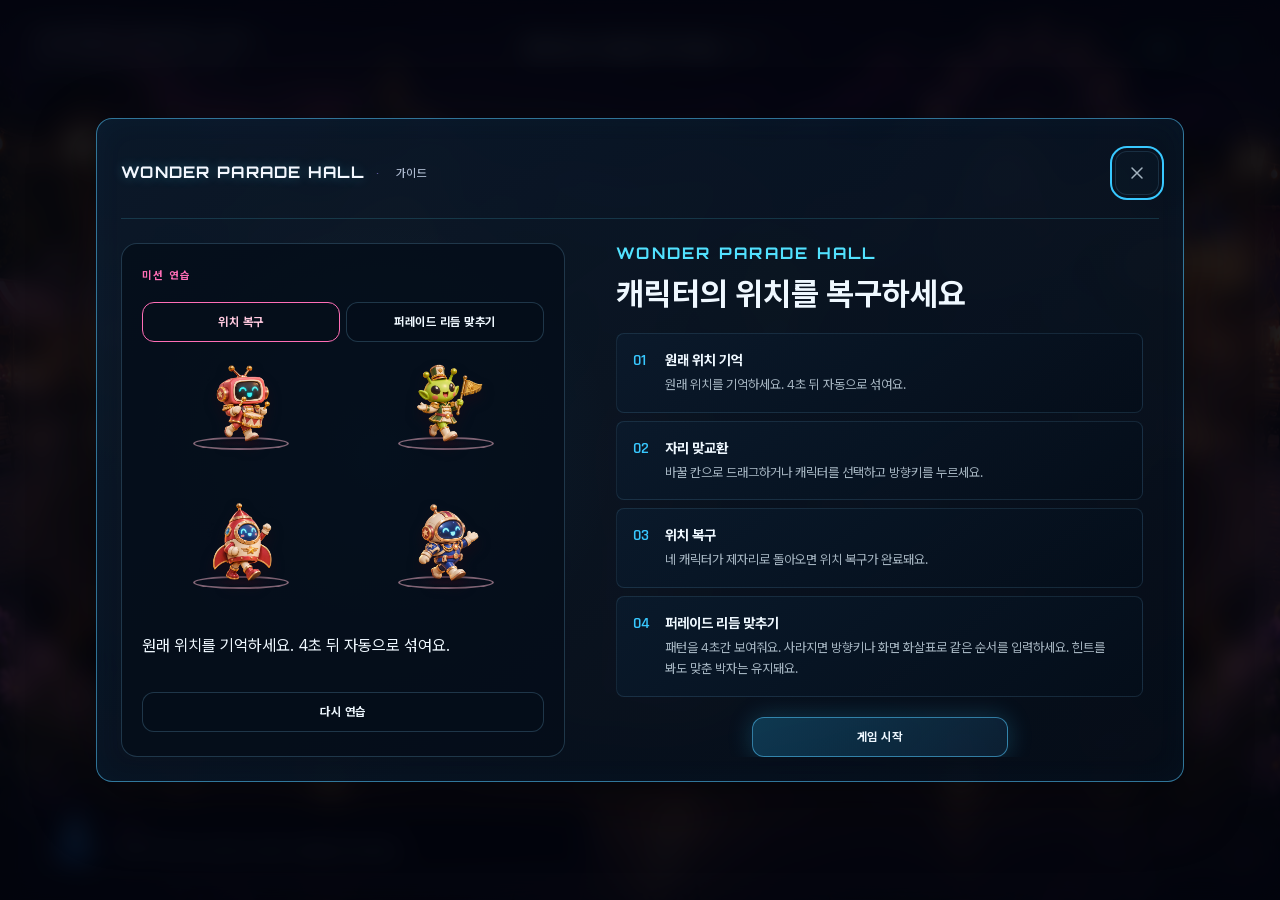
<file: wonder-game.html>
<!DOCTYPE html>
<html lang="ko">
<head>
  <meta charset="UTF-8">
  <meta name="viewport" content="width=device-width, initial-scale=1.0">
  <meta name="robots" content="noindex">
  <title>WONDER PARADE HALL</title>
  <link rel="stylesheet" href="./assets/css/reset.css">
  <link rel="stylesheet" href="./assets/css/common.css">
  <link rel="stylesheet" href="./assets/css/style.css">
  <link rel="stylesheet" href="./assets/css/wonder-game.css">
</head>
<body class="wonder-game">
  <header class="wonder-game__header">
    <div class="wonder-game__identity"><h1 tabindex="-1" data-wonder-title>WONDER PARADE HALL</h1><p data-i18n="wonder.game.objective">노바의 자리를 되찾고 퍼레이드를 시작하세요.</p></div>
    <div class="wonder-game__progress"><h2 id="wonder-stage-title">행진 대열을 복구하세요</h2><b data-wonder-progress aria-live="polite"></b></div>
    <nav class="wonder-game__tools"><button class="ui-button ui-button--secondary" type="button" data-wonder-guide-open data-i18n="mission.guideButton">가이드</button><button class="ui-button ui-button--icon" type="button" data-wonder-pause data-i18n-aria-label="mission.pause" aria-label="일시정지">Ⅱ</button></nav>
  </header>
  <main class="wonder-game__board">
    <section class="wonder-stage" data-wonder-stage aria-labelledby="wonder-stage-title">
      <ol class="wonder-stage__lineup" data-wonder-lineup></ol>
      <p class="wonder-stage__reveal-toast" data-wonder-reveal-toast data-i18n="wonder.game.revealToast" aria-hidden="true" hidden>노바의 위치를 기억하세요</p>
    </section>
    <section class="wonder-cast" data-wonder-controls aria-label="Controls">
      <div class="wonder-game__actions"><button class="ui-button ui-button--secondary" type="button" data-wonder-reference hidden>원래 위치 다시 보기</button></div>
    </section>
    <section class="ui-panel wonder-cast wonder-rhythm" data-wonder-rhythm hidden aria-labelledby="wonder-rhythm-title">
      <h2 id="wonder-rhythm-title" tabindex="-1" data-i18n="wonder.game.rhythmTitle">퍼레이드 리듬 맞추기</h2>
      <p class="ui-panel__eyebrow" data-wonder-round></p>
      <div class="wonder-rhythm__beats" data-wonder-pattern aria-hidden="true"></div>
      <button class="ui-button ui-button--primary" type="button" data-wonder-rhythm-start data-i18n="wonder.game.hint">힌트 보기</button>
      <div class="wonder-game__actions" data-wonder-rhythm-input hidden>
        <button class="ui-button ui-button--secondary" type="button" data-beat="ArrowLeft" data-i18n-aria-label="wonder.game.left">←</button>
        <button class="ui-button ui-button--secondary" type="button" data-beat="ArrowUp" data-i18n-aria-label="wonder.game.up">↑</button>
        <button class="ui-button ui-button--secondary" type="button" data-beat="ArrowDown" data-i18n-aria-label="wonder.game.down">↓</button>
        <button class="ui-button ui-button--secondary" type="button" data-beat="ArrowRight" data-i18n-aria-label="wonder.game.right">→</button>
      </div>
    </section>
    <section class="ui-panel wonder-cast wonder-finale" data-wonder-finale hidden aria-labelledby="wonder-finale-title">
      <img class="wonder-finale__stamp" src="./assets/images/common/stamp-wonder-restored.svg" width="96" height="96" alt="">
      <h2 id="wonder-finale-title" tabindex="-1" data-i18n="wonder.game.finale">퍼레이드 시작!</h2>
      <p data-i18n="wonder.game.finaleCopy">네 캐릭터가 무대에 올랐어요.</p>
      <button class="ui-button ui-button--primary" type="button" data-wonder-record data-i18n="wonder.game.record">Passport 기록 확인</button>
    </section>
    <aside class="wonder-game__eve" aria-label="EVE" aria-live="polite" aria-atomic="true"><span><img src="./assets/images/common/eve.webp" alt=""></span><div><b>EVE</b><p data-eve-message></p></div></aside>
  </main>
  <dialog class="ui-dialog mission-dialog" data-phase="guide" data-wonder-guide aria-labelledby="wonder-guide-title">
    <section class="mission-flow ui-panel">
      <header class="mission-flow__header"><div class="mission-flow__identity"><span class="ui-panel__eyebrow">WONDER PARADE HALL</span><h2 data-i18n="mission.guideButton">가이드</h2></div><button class="ui-button ui-button--icon mission-guide__close" type="button" data-wonder-guide-close data-i18n-aria-label="mission.guideClose" aria-label="미션 가이드 닫기"><svg class="ui-icon" aria-hidden="true"><use href="./assets/images/common/icon-sprite.svg#icon-close"></use></svg></button></header>
      <div class="mission-phase mission-guide">
        <div class="mission-guide__visual wonder-guide">
          <span class="ui-panel__eyebrow" data-i18n="wonder.game.guideExample">배치 예시</span>
          <div class="wonder-guide__modes" role="group" data-i18n-aria-label="mission.guideButton">
            <button class="ui-button ui-button--secondary" type="button" data-practice-mode="position" aria-pressed="true" data-i18n="control.wonderObjectiveTest"></button>
            <button class="ui-button ui-button--secondary" type="button" data-practice-mode="rhythm" aria-pressed="false" data-i18n="wonder.game.rhythmTitle"></button>
          </div>
          <div data-practice-panel="position">
          <ol class="wonder-stage__lineup wonder-guide__lineup" data-wonder-practice></ol>
          <p data-wonder-practice-status role="status"></p>
          <button class="ui-button ui-button--secondary" type="button" data-wonder-practice-reset>다시 연습</button>
          </div>
          <div data-practice-panel="rhythm" hidden>
            <div class="wonder-rhythm__beats" data-practice-pattern aria-hidden="true"></div>
            <p class="wonder-guide__feedback" data-practice-feedback role="status" aria-atomic="true"></p>
            <button class="ui-button ui-button--primary" type="button" data-practice-rhythm-start></button>
            <div class="wonder-game__actions" data-practice-rhythm-input hidden>
        <button class="ui-button ui-button--secondary" type="button" data-beat="ArrowLeft" data-i18n-aria-label="wonder.game.left">←</button>
        <button class="ui-button ui-button--secondary" type="button" data-beat="ArrowUp" data-i18n-aria-label="wonder.game.up">↑</button>
        <button class="ui-button ui-button--secondary" type="button" data-beat="ArrowDown" data-i18n-aria-label="wonder.game.down">↓</button>
        <button class="ui-button ui-button--secondary" type="button" data-beat="ArrowRight" data-i18n-aria-label="wonder.game.right">→</button>
      </div>
          </div>
        </div>
        <div class="mission-guide__content"><span class="ui-panel__eyebrow">WONDER PARADE HALL</span><h3 id="wonder-guide-title" data-i18n="wonder.game.title">행진 대열을 복구하세요</h3><ol class="ui-info-list ui-info-list--boxed ui-info-list--angular"><li class="ui-info-list__item"><b>01</b><span class="ui-info-list__content"><strong data-i18n="control.wonderObjectiveInspect"></strong><small data-i18n="control.wonderObjectiveInspectHelp"></small></span></li><li class="ui-info-list__item"><b>02</b><span class="ui-info-list__content"><strong data-i18n="control.wonderObjectiveRepair"></strong><small data-i18n="control.wonderObjectiveRepairHelp"></small></span></li><li class="ui-info-list__item"><b>03</b><span class="ui-info-list__content"><strong data-i18n="control.wonderObjectiveTest"></strong><small data-i18n="control.wonderObjectiveTestHelp"></small></span></li><li class="ui-info-list__item"><b>04</b><span class="ui-info-list__content"><strong data-i18n="wonder.game.rhythmTitle"></strong><small data-i18n="wonder.game.guideRhythm"></small></span></li></ol><button class="ui-button ui-button--primary" type="button" data-wonder-guide-start data-i18n="wonder.game.begin">게임 시작</button><button class="ui-button ui-button--secondary" type="button" data-wonder-guide-return data-i18n="mission.guideReturn" hidden>게임으로 돌아가기</button></div>
      </div>
    </section>
  </dialog>
  <dialog class="ui-dialog mission-dialog" data-wonder-pause-dialog aria-labelledby="wonder-pause-title">
    <section class="ui-panel ui-overlay__dialog mission-result mission-result--paused">
      <h2 id="wonder-pause-title" data-i18n="mission.pause">일시정지</h2>
      <div class="wonder-game__actions">
        <button class="ui-button ui-button--primary" type="button" data-wonder-resume data-i18n="mission.resume">계속하기</button>
        <button class="ui-button ui-button--secondary" type="button" data-wonder-pause-exit data-i18n="mission.toControlRoom">관제실로 돌아가기</button>
      </div>
    </section>
  </dialog>
  <script type="module" src="./assets/js/wonder-game.js"></script>
</body>
</html>
</file>
<file: assets/css/common.css>
@font-face {
  font-family: "Pretendard Variable";
  src: url("../fonts/pretendard-variable.woff2") format("woff2-variations");
  font-style: normal;
  font-weight: 45 920;
  font-display: swap;
}

@font-face {
  font-family: Orbitron;
  src: url("../fonts/orbitron-variable-latin.woff2") format("woff2");
  font-style: normal;
  font-weight: 400 900;
  font-display: swap;
}

@font-face {
  font-family: Rajdhani;
  src: url("../fonts/rajdhani-medium-latin.woff2") format("woff2");
  font-style: normal;
  font-weight: 500;
  font-display: swap;
}

@font-face {
  font-family: Rajdhani;
  src: url("../fonts/rajdhani-semibold-latin.woff2") format("woff2");
  font-style: normal;
  font-weight: 600;
  font-display: swap;
}

:root {
  --font-body: "Pretendard Variable", Pretendard, "Noto Sans KR", system-ui, -apple-system, BlinkMacSystemFont, "Segoe UI", sans-serif;
  --font-display: Orbitron, "Pretendard Variable", sans-serif;
  --font-numeric: Rajdhani, Orbitron, sans-serif;
  --color-bg: #050b14;
  --color-surface: rgba(5, 14, 26, .82);
  --color-surface-strong: rgba(6, 17, 32, .94);
  --color-surface-soft: rgba(12, 28, 47, .68);
  --color-line: rgba(116, 188, 224, .24);
  --color-line-strong: rgba(84, 202, 255, .54);
  --color-text: #eff8ff;
  --color-text-subtle: rgba(224, 241, 252, .72);
  --color-text-muted: rgba(204, 227, 241, .5);
  --color-locked: #7f8b99;
  --color-primary: #38c8ff;
  --color-primary-soft: rgba(56, 200, 255, .16);
  --color-success: #38e6bd;
  --color-warning: #ffc868;
  --color-danger: #ff9aaa;
  --color-coaster: #8c72ff;
  --color-luna: #51e7cc;
  --color-spark: #ffb84a;
  --color-wonder: #ff6eb6;
  --color-cosmic: #b877ff;
  --space-1: .25rem;
  --space-2: .5rem;
  --space-3: .75rem;
  --space-4: 1rem;
  --space-5: 1.25rem;
  --space-6: 1.5rem;
  --space-7: 1.75rem;
  --space-8: 2rem;
  --radius-sm: .5rem;
  --radius-md: .75rem;
  --radius-lg: 1rem;
  --radius-pill: 999rem;
  --size-top-navigation: 5rem;
  --size-icon: 1.25rem;
  --shadow-panel: 0 1.25rem 4rem rgba(0, 0, 0, .34), inset 0 0 2rem rgba(33, 163, 220, .04);
  --shadow-glow: 0 0 1.5rem rgba(56, 200, 255, .22);
  --z-content: 10;
  --z-toast: 110;
  --z-overlay: 100;
  --motion-fast: 160ms;
  --motion-base: 240ms;
  --ease-out: cubic-bezier(.22, 1, .36, 1);
}

.app {
  min-height: 100vh;
  background: var(--color-bg);
}

.screen {
  position: relative;
  isolation: isolate;
  min-height: 100svh;
}

.screen__backdrop {
  position: absolute;
  inset: 0;
  z-index: -2;
  background: var(--screen-background, none) center / cover no-repeat;
}


.ui-icon {
  width: var(--size-icon);
  height: var(--size-icon);
  fill: none;
  stroke: currentColor;
  stroke-width: 1.8;
  stroke-linecap: round;
  stroke-linejoin: round;
}

.ui-back-button {
  position: fixed;
  left: max(var(--space-4), env(safe-area-inset-left));
  top: max(var(--space-4), env(safe-area-inset-top));
  z-index: 105;
  display: grid;
  place-items: center;
  width: 2.75rem;
  height: 2.75rem;
  padding: 0;
  border: 0;
  color: var(--color-text-subtle);
  background: transparent;
  transition: color var(--motion-fast) ease, filter var(--motion-fast) ease, transform var(--motion-fast) var(--ease-out);
}

.ui-back-button:hover {
  color: var(--color-primary);
  filter: drop-shadow(0 0 .55rem rgba(56, 200, 255, .5));
  transform: translateX(-.125rem);
}

.ui-back-button:focus-visible {
  outline: .125rem solid var(--color-primary);
  outline-offset: .125rem;
}

.ui-back-button .ui-icon {
  width: 1.65rem;
  height: 1.65rem;
}

.is-overlay-open .ui-back-button {
  visibility: hidden;
}

.ui-panel {
  --ui-panel-padding: var(--space-5);
  border: .0625rem solid var(--color-line);
  border-radius: var(--radius-lg);
  background: linear-gradient(145deg, rgba(11, 27, 45, .86), var(--color-surface));
  box-shadow: var(--shadow-panel);
  backdrop-filter: blur(1rem);
}

.ui-panel--content {
  padding: var(--ui-panel-padding);
}

.ui-panel__header {
  display: flex;
  align-items: center;
  justify-content: space-between;
  gap: var(--space-4);
  padding-bottom: var(--ui-panel-header-padding, var(--space-3));
  border-bottom: .0625rem solid var(--ui-panel-header-divider, rgba(140, 114, 255, .18));
}

.ui-panel__heading {
  display: inline-flex;
  align-items: center;
  gap: var(--space-2);
  min-width: 0;
}

.ui-panel__heading > .ui-icon {
  width: 1.125rem;
  height: 1.125rem;
  color: var(--color-primary);
  filter: drop-shadow(0 0 .35rem currentColor);
}

.ui-panel__eyebrow {
  display: block;
  margin-bottom: var(--space-1);
  color: var(--color-primary);
  font-size: .6875rem;
  font-family: var(--font-display);
  font-weight: 700;
  letter-spacing: .12em;
}

.ui-panel__title {
  color: var(--color-text);
  font-size: 1rem;
  font-weight: 700;
  line-height: 1.2;
  letter-spacing: .08em;
}

.ui-panel__subtitle {
  color: var(--color-text);
  font-size: .875rem;
  font-weight: 700;
  line-height: 1.5;
}

.ui-panel__description {
  color: var(--color-text-subtle);
  font-size: .8125rem;
  line-height: 1.65;
}

.ui-info-list {
  --ui-info-padding: var(--space-3);
  --ui-info-divider: var(--color-line);
  --ui-info-primary-size: .8125rem;
  --ui-info-secondary-size: .6875rem;
  display: grid;
}

.ui-info-list__item {
  display: grid;
  grid-template-columns: 1.75rem minmax(0, 1fr);
  align-items: center;
  gap: var(--space-2);
}

.ui-info-list__icon {
  display: grid;
  place-items: center;
  width: 1.75rem;
  aspect-ratio: 1;
  border: .0625rem solid var(--ui-info-icon-border, var(--color-line-strong));
  border-radius: 50%;
  color: var(--ui-info-icon-color, var(--color-primary));
  background: radial-gradient(circle, var(--ui-info-icon-fill, var(--color-primary-soft)), var(--color-surface) 68%);
  box-shadow: inset 0 0 1rem var(--ui-info-icon-glow, var(--color-primary-soft)), 0 0 .8rem var(--ui-info-icon-glow, var(--color-primary-soft));
}

.ui-panel__header + .ui-info-list,
.ui-panel__header + .ui-panel__subtitle,
.ui-panel__description + .ui-info-list {
  margin-top: var(--space-4);
}

.ui-info-list--lined {
  row-gap: 0;
}

.ui-info-list--lined > .ui-info-list__item {
  padding-block: var(--ui-info-padding);
}

.ui-info-list--lined > .ui-info-list__item + .ui-info-list__item {
  border-top: .0625rem solid var(--ui-info-divider);
}

.ui-info-list--lined > .ui-info-list__item:first-child {
  padding-top: 0;
}

.ui-info-list--lined > .ui-info-list__item:last-child {
  padding-bottom: 0;
}

.ui-info-list--boxed {
  gap: var(--space-2);
}

.ui-info-list--boxed > .ui-info-list__item {
  grid-template-columns: var(--ui-info-columns, 1.25rem minmax(0, 1fr));
  align-items: var(--ui-info-align, start);
  gap: var(--space-3);
  padding: var(--ui-info-box-padding, var(--space-4));
  border: .0625rem solid var(--ui-info-divider);
  border-radius: var(--radius-md);
  background: linear-gradient(145deg, rgba(11, 27, 45, .86), var(--color-surface));
}

.ui-info-list--boxed .ui-info-list__content {
  gap: var(--space-1);
}

.ui-info-list--boxed .ui-info-list__content > strong {
  color: var(--color-text);
  font-size: .875rem;
  line-height: 1.5;
}

.ui-info-list--boxed .ui-info-list__content > small {
  color: var(--color-text-subtle);
  font-size: .8125rem;
  line-height: 1.6;
}

.ui-info-list--angular > .ui-info-list__item {
  border-radius: var(--radius-sm);
}

.ui-info-list--plain-icons .ui-info-list__icon {
  border-color: transparent;
  background: transparent;
  box-shadow: none;
}

.ui-info-list__icon .ui-icon {
  width: 1rem;
  height: 1rem;
}

.ui-info-list__content {
  display: grid;
  gap: .125rem;
  min-width: 0;
}

.ui-info-list__title,
.ui-info-list__value {
  color: var(--color-text);
  font-size: var(--ui-info-primary-size);
  font-weight: 700;
  line-height: 1.5;
}

.ui-info-list__label,
.ui-info-list__description {
  color: var(--color-text-muted);
  font-size: var(--ui-info-secondary-size);
  line-height: 1.5;
}

.ui-button {
  display: inline-flex;
  align-items: center;
  justify-content: center;
  gap: var(--space-2);
  min-height: 2.5rem;
  padding: .625rem 1rem;
  border: .0625rem solid transparent;
  border-radius: var(--radius-md);
  font-size: .75rem;
  font-weight: 700;
  letter-spacing: .04em;
  transition: border-color var(--motion-fast) ease, color var(--motion-fast) ease, background var(--motion-fast) ease, box-shadow var(--motion-fast) ease, transform var(--motion-fast) var(--ease-out);
}

.ui-button:hover:not(:disabled):not([aria-disabled="true"]) {
  transform: translateY(-.0625rem);
}

.ui-button:active:not(:disabled):not([aria-disabled="true"]) {
  transform: translateY(0);
}

.ui-button:focus-visible,
.ui-card:focus-visible,
.ui-segmented-control button:focus-visible,
.brand:focus-visible {
  outline: .125rem solid var(--color-primary);
  outline-offset: .1875rem;
}

.ui-button--primary {
  border-color: var(--color-line-strong);
  background: linear-gradient(135deg, rgba(35, 164, 221, .28), rgba(31, 86, 130, .24));
  box-shadow: var(--shadow-glow);
}

.ui-button--primary:hover:not(:disabled):not([aria-disabled="true"]) {
  border-color: var(--color-primary);
  background: linear-gradient(135deg, rgba(35, 164, 221, .4), rgba(31, 86, 130, .34));
}

.ui-button--secondary {
  border-color: var(--color-line);
  background: var(--color-surface);
}

.ui-button--secondary:hover:not(:disabled) {
  border-color: var(--color-line-strong);
}

.ui-button--danger {
  border-color: rgba(255, 142, 157, .54);
  color: #ffd6dc;
  background: linear-gradient(135deg, rgba(146, 42, 60, .34), rgba(78, 20, 35, .28));
  box-shadow: 0 0 1.5rem rgba(255, 96, 122, .12);
}

.ui-button--danger:hover:not(:disabled):not([aria-disabled="true"]) {
  border-color: #ff9eab;
  background: linear-gradient(135deg, rgba(166, 48, 68, .46), rgba(94, 24, 41, .36));
  box-shadow: 0 0 1.75rem rgba(255, 96, 122, .2);
}

.ui-button--icon {
  position: relative;
  width: 2.75rem;
  min-height: 2.75rem;
  padding: 0;
  border-color: rgba(116, 188, 224, .16);
  color: var(--color-text-subtle);
  background: rgba(10, 25, 42, .52);
}

.ui-button--icon:hover:not(:disabled):not([aria-disabled="true"]) {
  border-color: var(--color-line-strong);
  color: var(--color-primary);
  box-shadow: var(--shadow-glow);
}

.ui-button--small {
  width: 2.25rem;
  min-height: 2.25rem;
}

.ui-button--text {
  min-height: auto;
  padding: var(--space-1) 0;
  color: var(--color-primary);
  font-size: .75rem;
}

.ui-card {
  width: 100%;
  border: .0625rem solid rgba(116, 188, 224, .1);
  border-radius: var(--radius-md);
  color: var(--color-text-subtle);
  text-align: left;
  background: rgba(9, 22, 38, .62);
  transition: border-color var(--motion-base) ease, color var(--motion-base) ease, background var(--motion-base) ease, box-shadow var(--motion-base) ease, transform var(--motion-base) var(--ease-out);
}

.ui-card:hover:not([aria-disabled="true"]) {
  border-color: var(--color-line-strong);
  transform: translateX(.125rem);
}

.ui-card.is-selected {
  border-color: var(--facility-color, var(--color-primary));
  color: var(--color-text);
  background: linear-gradient(105deg, color-mix(in srgb, var(--facility-color, var(--color-primary)) 16%, transparent), rgba(9, 22, 38, .8));
  box-shadow: 0 0 1.5rem color-mix(in srgb, var(--facility-color, var(--color-primary)) 22%, transparent);
}

.ui-card[aria-disabled="true"] {
  cursor: not-allowed;
  opacity: .58;
}

.ui-badge {
  display: inline-flex;
  align-items: center;
  gap: var(--space-1);
  width: fit-content;
  padding: .25rem .5rem;
  border: .0625rem solid var(--color-line);
  border-radius: var(--radius-pill);
  color: var(--color-text-muted);
  font-size: .6875rem;
  font-weight: 800;
  letter-spacing: .08em;
}

.ui-badge--active {
  border-color: rgba(56, 230, 189, .34);
  color: var(--color-success);
  background: rgba(56, 230, 189, .08);
}

.ui-tabs {
  display: grid;
  grid-template-columns: repeat(2, minmax(0, 1fr));
  gap: var(--space-2);
  padding: var(--space-1);
  border: .0625rem solid var(--color-line);
  border-radius: var(--radius-md);
  background: rgba(3, 12, 23, .58);
}

.ui-tabs [role="tab"] {
  display: flex;
  align-items: center;
  justify-content: center;
  padding: .75rem 1rem;
  border: .0625rem solid transparent;
  border-radius: calc(var(--radius-md) - .2rem);
  color: var(--color-text-muted);
  transition: border-color var(--motion-fast) ease, color var(--motion-fast) ease, background var(--motion-fast) ease, box-shadow var(--motion-fast) ease;
}

.ui-tabs [role="tab"] strong {
  font-family: var(--font-display);
  font-size: .75rem;
  letter-spacing: .08em;
}

.ui-tabs [role="tab"]:hover {
  color: var(--color-text);
  background: rgba(36, 132, 172, .08);
}

.ui-tabs [role="tab"]:focus-visible {
  outline: .125rem solid var(--color-primary);
  outline-offset: .125rem;
}

.ui-tabs [role="tab"][aria-selected="true"] {
  border-color: var(--color-line-strong);
  color: var(--color-text);
  background: linear-gradient(135deg, rgba(35, 164, 221, .18), rgba(31, 86, 130, .16));
  box-shadow: inset 0 0 1.25rem rgba(56, 200, 255, .06), 0 0 1rem rgba(56, 200, 255, .08);
}

.ui-choice-group {
  display: grid;
  gap: var(--space-4);
}

.ui-choice-card {
  position: relative;
  min-width: 0;
  cursor: pointer;
}

.ui-choice-card__control {
  position: absolute;
  width: .0625rem;
  height: .0625rem;
  opacity: 0;
  pointer-events: none;
}

.ui-choice-card__body {
  position: relative;
  border: .0625rem solid var(--color-line);
  border-radius: var(--radius-md);
  background: rgba(2, 10, 21, .68);
  box-shadow: inset 0 0 1.5rem rgba(45, 190, 235, .04);
  transition: border-color var(--motion-base) ease, background var(--motion-base) ease, box-shadow var(--motion-base) ease, transform var(--motion-base) var(--ease-out);
}

.ui-choice-card:hover .ui-choice-card__control:not(:disabled) + .ui-choice-card__body {
  border-color: var(--color-line-strong);
  transform: translateY(-.0625rem);
}

.ui-choice-card__control:focus-visible + .ui-choice-card__body {
  outline: .125rem solid var(--color-primary);
  outline-offset: .375rem;
}

.ui-choice-card__control:checked + .ui-choice-card__body {
  border-color: var(--color-primary);
  background: linear-gradient(145deg, rgba(15, 61, 86, .72), rgba(3, 17, 31, .8));
  box-shadow: inset 0 0 1.75rem rgba(68, 209, 247, .13), 0 0 1.4rem rgba(41, 195, 238, .16);
}

.ui-choice-card__indicator {
  display: grid;
  place-items: center;
  border: .0625rem solid var(--color-line-strong);
  border-radius: 50%;
  color: transparent;
  font-style: normal;
  transition: color var(--motion-base) ease, border-color var(--motion-base) ease, background var(--motion-base) ease, box-shadow var(--motion-base) ease;
}

.ui-choice-card__control:checked + .ui-choice-card__body .ui-choice-card__indicator {
  border-color: var(--color-primary);
  color: #03101d;
  background: var(--color-primary);
  box-shadow: 0 0 .75rem rgba(96, 224, 255, .62);
}

.ui-choice-card__control:disabled + .ui-choice-card__body {
  opacity: .48;
  cursor: not-allowed;
}

.ui-choice-group--columns {
  grid-template-columns: repeat(2, minmax(0, 1fr));
  gap: var(--space-5);
  padding: .25rem;
}

.ui-choice-card--media {
  min-width: 0;
}

.ui-choice-card--media .ui-choice-card__body {
  display: grid;
  grid-template-columns: 6rem minmax(0, 1fr);
  align-items: center;
  gap: .85rem;
  padding: .55rem .8rem .55rem .55rem;
  border-radius: .65rem;
}

.ui-choice-card__media {
  aspect-ratio: 1;
  overflow: hidden;
  border: .0625rem solid rgba(117, 218, 247, .22);
  border-radius: .45rem;
  background: radial-gradient(circle at 50% 30%, rgba(51, 150, 188, .2), transparent 54%), linear-gradient(155deg, #0a2335, #030b14 72%);
}

.ui-choice-card__media img {
  width: 100%;
  height: 100%;
  object-fit: cover;
}

.ui-choice-card__content {
  display: grid;
  gap: .35rem;
  min-width: 0;
}

.ui-choice-card__content strong {
  color: rgba(235, 249, 255, .88);
  font-size: .8rem;
}

.ui-choice-card__content small {
  color: var(--color-text-muted);
  font-family: var(--font-display);
  font-size: .5rem;
  letter-spacing: .14em;
}

.ui-choice-card--media .ui-choice-card__body > .ui-choice-card__indicator {
  position: absolute;
  right: .65rem;
  top: .65rem;
  width: 1.15rem;
  height: 1.15rem;
  font-size: .65rem;
}

.ui-field {
  display: grid;
  gap: var(--space-3);
  margin: 0;
  padding: 0;
  border: 0;
}

.ui-field > label {
  color: var(--color-text-subtle);
  font-size: .8125rem;
  font-weight: 700;
}

.ui-input-wrap {
  position: relative;
}

.ui-input {
  width: 100%;
  padding: 1rem 4rem 1rem 1.125rem;
  border: .0625rem solid var(--color-line);
  border-radius: var(--radius-md);
  color: var(--color-text);
  background: rgba(2, 10, 21, .76);
  transition: border-color var(--motion-fast) ease, box-shadow var(--motion-fast) ease;
}

.ui-input-wrap--large .ui-input {
  height: 4.25rem;
  padding: 0 4.75rem 0 var(--space-6);
  border-color: rgba(106, 204, 238, .34);
  border-radius: .45rem;
  font-size: 1rem;
}

.ui-input:hover {
  border-color: var(--color-line-strong);
}

.ui-input:focus {
  border-color: var(--color-primary);
  box-shadow: 0 0 0 .1875rem rgba(56, 200, 255, .14), inset 0 0 1.5rem rgba(56, 200, 255, .05);
  outline: 0;
}

.ui-input:focus-visible {
  outline: .125rem solid #9eeaff;
  outline-offset: .375rem;
}

.ui-input[aria-invalid="true"] {
  border-color: var(--color-danger);
}

.ui-input-wrap__meta {
  position: absolute;
  right: 1.125rem;
  top: 50%;
  color: var(--color-text-muted);
  font-family: var(--font-numeric);
  font-size: .6875rem;
  transform: translateY(-50%);
}

.ui-input-wrap__meta b {
  color: var(--color-primary);
  font-weight: inherit;
}

.ui-input-wrap--large .ui-input-wrap__meta {
  right: var(--space-5);
  font-size: .875rem;
  font-weight: 500;
  font-variant-numeric: tabular-nums;
}

.ui-field-help,
.ui-field-error {
  color: var(--color-text-muted);
  font-size: .75rem;
  line-height: 1.6;
}

.ui-field-error {
  color: var(--color-danger);
}

.ui-segmented-control {
  display: flex;
  padding: .1875rem;
  border: .0625rem solid var(--color-line);
  border-radius: var(--radius-pill);
  background: rgba(4, 12, 22, .64);
}

.ui-segmented-control button {
  min-width: 3rem;
  padding: .375rem .625rem;
  border-radius: var(--radius-pill);
  color: var(--color-text-muted);
  font-size: .6875rem;
  font-weight: 700;
}

.ui-segmented-control button.is-selected {
  color: var(--color-text);
  background: var(--color-primary-soft);
  box-shadow: 0 0 .75rem rgba(56, 200, 255, .16);
}

.ui-switch {
  display: inline-flex;
  align-items: center;
  gap: .625rem;
  padding: .375rem .625rem;
  border: .0625rem solid var(--color-line);
  border-radius: var(--radius-pill);
  color: var(--color-text-muted);
  background: rgba(4, 12, 22, .64);
  transition: border-color var(--motion-base) ease, color var(--motion-base) ease, background var(--motion-base) ease, box-shadow var(--motion-base) ease;
}

.ui-switch__track {
  position: relative;
  width: 2.75rem;
  height: 1.5rem;
  border-radius: var(--radius-pill);
  background: rgba(99, 126, 148, .28);
  box-shadow: inset 0 0 .5rem rgba(0, 0, 0, .36);
  transition: background var(--motion-base) ease, box-shadow var(--motion-base) ease;
}

.ui-switch__track i {
  position: absolute;
  left: .25rem;
  top: .25rem;
  width: 1rem;
  height: 1rem;
  border-radius: 50%;
  background: var(--color-text-muted);
  box-shadow: 0 0 .5rem rgba(205, 230, 244, .2);
  transition: background var(--motion-base) ease, box-shadow var(--motion-base) ease, transform var(--motion-base) var(--ease-out);
}

.ui-switch b {
  min-width: 1.75rem;
  font-size: .8125rem;
  font-weight: 700;
  text-align: center;
}

.ui-switch[aria-checked="true"] {
  border-color: var(--color-primary);
  color: var(--color-primary);
  background: var(--color-primary-soft);
  box-shadow: 0 0 .875rem rgba(56, 200, 255, .14);
}

.ui-switch[aria-checked="true"] .ui-switch__track {
  background: rgba(56, 200, 255, .28);
  box-shadow: inset 0 0 .5rem rgba(56, 200, 255, .18);
}

.ui-switch[aria-checked="true"] .ui-switch__track i {
  background: var(--color-primary);
  box-shadow: 0 0 .625rem rgba(56, 200, 255, .68);
  transform: translateX(1.25rem);
}

.ui-switch:focus-visible {
  outline: .125rem solid var(--color-primary);
  outline-offset: .1875rem;
}

.ui-toast {
  position: fixed;
  left: 50%;
  bottom: 1rem;
  z-index: var(--z-toast);
  max-width: min(28rem, calc(100% - 2rem));
  padding: .75rem 1rem;
  border: .0625rem solid var(--color-line-strong);
  border-radius: var(--radius-pill);
  text-align: center;
  background: var(--color-surface-strong);
  box-shadow: var(--shadow-panel), var(--shadow-glow);
  opacity: 0;
  transform: translate(-50%, 1rem);
  pointer-events: none;
  transition: opacity var(--motion-base) ease, transform var(--motion-base) var(--ease-out);
}

.ui-toast.is-visible {
  opacity: 1;
  transform: translate(-50%, 0);
}

.ui-overlay {
  position: fixed;
  inset: 0;
  z-index: var(--z-overlay);
  display: grid;
  place-items: center;
  padding: var(--space-4);
}

.ui-overlay__backdrop {
  position: absolute;
  inset: 0;
  width: 100%;
  height: 100%;
  background: rgba(1, 5, 10, .72);
  backdrop-filter: blur(.5rem);
}

.ui-overlay__dialog {
  position: relative;
  width: var(--ui-overlay-dialog-width, min(30rem, 100%));
  padding: var(--ui-overlay-dialog-padding, var(--space-6));
  border-color: var(--color-line-strong);
}

.ui-dialog {
  --dialog-accent: var(--color-primary);
  --dialog-accent-soft: rgba(56, 200, 255, .12);
  width: min(27rem, calc(100% - 2rem));
  max-width: none;
  padding: 0;
  border: 0;
  color: var(--color-text);
  background: transparent;
  overflow: visible;
}

.ui-dialog::backdrop {
  background: rgba(1, 5, 10, .78);
  backdrop-filter: blur(.7rem);
}

.ui-dialog--danger {
  --dialog-accent: #ff8e9d;
  --dialog-accent-soft: rgba(255, 89, 116, .13);
}

.ui-dialog__panel {
  position: relative;
  overflow: hidden;
  padding: var(--space-6);
  border-color: color-mix(in srgb, var(--dialog-accent) 38%, var(--color-line));
  text-align: center;
  background: radial-gradient(circle at 50% 0, var(--dialog-accent-soft), transparent 42%), linear-gradient(145deg, rgba(10, 27, 45, .96), rgba(4, 12, 23, .96));
  animation: ui-dialog-enter .28s var(--ease-out) both;
}

.ui-dialog__panel::before {
  content: "";
  position: absolute;
  left: 18%;
  top: 0;
  width: 64%;
  height: .0625rem;
  background: linear-gradient(90deg, transparent, var(--dialog-accent), transparent);
  opacity: .7;
}

.ui-dialog__header {
  min-width: 0;
}

.ui-dialog__signal {
  position: relative;
  display: grid;
  place-items: center;
  width: 3.25rem;
  aspect-ratio: 1;
  margin: 0 auto var(--space-4);
  border: .0625rem solid color-mix(in srgb, var(--dialog-accent) 56%, transparent);
  border-radius: 50%;
  color: var(--dialog-accent);
  background: radial-gradient(circle, var(--dialog-accent-soft), transparent 70%);
  box-shadow: inset 0 0 1.25rem var(--dialog-accent-soft), 0 0 1.5rem var(--dialog-accent-soft);
}

.ui-dialog__signal::before,
.ui-dialog__signal::after {
  content: "";
  position: absolute;
  border: .0625rem solid color-mix(in srgb, var(--dialog-accent) 28%, transparent);
  border-radius: 50%;
}

.ui-dialog__signal::before { inset: .32rem; }
.ui-dialog__signal::after { inset: -.35rem; border-style: dashed; }

.ui-dialog__signal b {
  font-family: var(--font-display);
  font-size: 1.15rem;
  font-weight: 600;
  text-shadow: 0 0 .8rem currentColor;
}

.ui-dialog__eyebrow {
  display: block;
  color: var(--dialog-accent);
  font-family: var(--font-display);
  font-size: .625rem;
  font-weight: 700;
  letter-spacing: .14em;
}

.ui-dialog__title {
  margin-top: var(--space-2);
  font-size: 1.125rem;
  letter-spacing: .02em;
}

.ui-dialog__content {
  display: grid;
  gap: var(--space-4);
  margin-top: var(--space-4);
  min-width: 0;
}

.ui-dialog__description {
  color: var(--color-text-muted);
  font-size: .8125rem;
  line-height: 1.7;
}

.ui-dialog__actions {
  display: grid;
  grid-template-columns: .8fr 1.2fr;
  gap: var(--space-3);
  margin-top: var(--space-6);
}

.ui-dialog--alert .ui-dialog__actions {
  grid-template-columns: 1fr;
}

.ui-dialog__cancel {
  border-color: var(--color-line);
  color: var(--color-text-subtle);
  background: rgba(7, 20, 35, .62);
}

.ui-dialog__cancel:hover {
  border-color: var(--color-line-strong);
  color: var(--color-text);
  background: rgba(17, 42, 65, .62);
}

body.is-overlay-open,
body.is-dialog-open {
  overflow: hidden;
}

@keyframes ui-dialog-enter {
  from { opacity: 0; transform: translateY(.75rem) scale(.97); }
  to { opacity: 1; transform: translateY(0) scale(1); }
}

@media (max-width: 40rem) {
  .ui-overlay {
    align-items: end;
    padding: var(--space-2);
  }

  .ui-overlay__dialog {
    width: var(--ui-overlay-dialog-width, 100%);
    max-height: calc(100svh - 1rem);
    padding: var(--ui-overlay-dialog-padding, var(--space-5));
    overflow-y: auto;
    border-radius: var(--radius-lg) var(--radius-lg) 0 0;
  }

  .ui-input-wrap--large .ui-input {
    height: 3.5rem;
  }

  .ui-choice-card--media .ui-choice-card__body {
    grid-template-columns: 1fr;
    justify-items: center;
    gap: .45rem;
    padding: .45rem;
  }

  .ui-choice-card--media .ui-choice-card__media {
    width: 100%;
    height: 6.5rem;
    aspect-ratio: auto;
  }

  .ui-choice-card--media .ui-choice-card__content {
    justify-items: center;
    gap: .2rem;
  }

  .ui-choice-card--media .ui-choice-card__content strong {
    font-size: .72rem;
  }

  .ui-choice-card--media .ui-choice-card__body > .ui-choice-card__indicator {
    right: .45rem;
    top: .45rem;
  }
}

@media (prefers-reduced-motion: reduce) {
  *,
  *::before,
  *::after {
    scroll-behavior: auto !important;
    transition-duration: .01ms !important;
    animation-duration: .01ms !important;
    animation-iteration-count: 1 !important;
  }
}
</file>
<file: assets/css/intro.css>
.screen--intro {
  min-height: 100svh;
  overflow: hidden;
  background: #020711;
}

.intro-sr-title {
  position: absolute;
  width: .0625rem;
  height: .0625rem;
  padding: 0;
  overflow: hidden;
  clip: rect(0, 0, 0, 0);
  white-space: nowrap;
}

.intro-status {
  position: absolute;
  width: .0625rem;
  height: .0625rem;
  overflow: hidden;
  clip: rect(0, 0, 0, 0);
}

.intro-settings-button {
  position: fixed;
  right: max(var(--space-4), env(safe-area-inset-right));
  top: max(var(--space-4), env(safe-area-inset-top));
  z-index: 90;
  display: grid;
  place-items: center;
  width: 2.75rem;
  height: 2.75rem;
  padding: 0;
  border: 0;
  color: var(--color-text-subtle);
  background: transparent;
  transition: color var(--motion-fast) ease, filter var(--motion-fast) ease;
}

.intro-settings-button[hidden] {
  display: none;
}

.intro-settings-button:hover {
  color: var(--color-primary);
  filter: drop-shadow(0 0 .55rem rgba(56, 200, 255, .5));
}

.intro-settings-button:focus-visible {
  outline: .125rem solid var(--color-primary);
  outline-offset: .125rem;
}

.intro-settings-button .ui-icon {
  width: 1.65rem;
  height: 1.65rem;
}

.intro-scene {
  position: absolute;
  inset: 0;
  min-height: 100svh;
  overflow: hidden;
  opacity: 0;
  transition: opacity .8s ease;
}

.intro-scene.is-active {
  opacity: 1;
}

.intro-scene.is-leaving {
  opacity: 0;
  pointer-events: none;
}

.intro-scene--welcome {
  background: #031020 url("../images/intro/bg-intro.webp") center / cover no-repeat;
}

.intro-welcome__shade {
  position: absolute;
  inset: 0;
  z-index: 1;
  background: linear-gradient(180deg, rgba(1, 6, 15, .08), transparent 58%, rgba(1, 5, 12, .6)), radial-gradient(circle at 50% 35%, transparent 15%, rgba(0, 6, 17, .16) 78%);
}

.intro-welcome__motion {
  position: absolute;
  inset: 0;
  z-index: 1;
  overflow: hidden;
  mix-blend-mode: screen;
  pointer-events: none;
}

.intro-welcome__motion i {
  position: absolute;
  left: 50%;
  top: 35%;
  width: min(52vw, 48rem);
  aspect-ratio: 1;
  border: .0625rem solid rgba(112, 222, 255, .12);
  border-radius: 50%;
  box-shadow: inset 0 0 2.5rem rgba(44, 181, 229, .035), 0 0 1.5rem rgba(39, 177, 229, .025);
  transform: translate(-50%, -50%);
  animation: welcome-orbit 42s linear infinite;
}

.intro-welcome__motion i::before,
.intro-welcome__motion i::after {
  content: "";
  position: absolute;
  border-radius: 50%;
  background: #baf5ff;
  box-shadow: 0 0 .35rem #72dcff, 0 0 1rem rgba(72, 206, 255, .8);
}

.intro-welcome__motion i::before {
  left: 9%;
  top: 17%;
  width: .22rem;
  height: .22rem;
}

.intro-welcome__motion i::after {
  right: 12%;
  bottom: 21%;
  width: .14rem;
  height: .14rem;
}

.intro-welcome__motion i:nth-child(2) {
  width: min(39vw, 36rem);
  border-style: dashed;
  border-color: rgba(99, 212, 255, .11);
  animation-duration: 31s;
  animation-direction: reverse;
}

.intro-welcome__motion i:nth-child(3) {
  width: min(26vw, 24rem);
  border-color: rgba(137, 226, 255, .1);
  animation-duration: 23s;
}

.intro-welcome__motion b {
  position: absolute;
  left: 49.9%;
  top: 0;
  width: .125rem;
  height: 72%;
  background: linear-gradient(180deg, transparent, rgba(96, 222, 255, .08) 18%, rgba(125, 236, 255, .56) 67%, transparent);
  filter: blur(.025rem);
  box-shadow: 0 0 .8rem rgba(62, 204, 255, .42);
  transform: translateX(-50%);
  animation: welcome-beam 4.8s ease-in-out infinite;
}

.intro-welcome__motion b::after {
  content: "";
  position: absolute;
  left: 50%;
  top: 0;
  width: .4rem;
  height: 5rem;
  border-radius: 50%;
  background: linear-gradient(180deg, transparent, rgba(211, 252, 255, .92), rgba(73, 213, 255, .28), transparent);
  filter: blur(.08rem);
  box-shadow: 0 0 1.2rem rgba(103, 226, 255, .82);
  transform: translate(-50%, -10vh);
  animation: welcome-beam-travel 6.4s ease-in-out infinite;
}

.intro-welcome__motion span {
  position: absolute;
  inset: 4% 3% 16%;
  background: radial-gradient(circle at 15% 28%, rgba(216, 250, 255, .95) 0 .11rem, transparent .18rem), radial-gradient(circle at 76% 19%, rgba(146, 232, 255, .9) 0 .09rem, transparent .16rem), radial-gradient(circle at 86% 63%, rgba(222, 249, 255, .92) 0 .08rem, transparent .15rem), radial-gradient(circle at 27% 72%, rgba(139, 225, 255, .86) 0 .1rem, transparent .17rem);
  opacity: .42;
  animation: welcome-stars 4.8s ease-in-out infinite alternate;
}

.intro-welcome__motion span::before,
.intro-welcome__motion span::after {
  content: "";
  position: absolute;
  width: .2rem;
  height: .2rem;
  border-radius: 50%;
  background: #e8fcff;
  box-shadow: 0 0 .5rem #8de8ff, 0 0 1.4rem rgba(76, 215, 255, .9);
  animation: welcome-glint 3.6s ease-in-out infinite;
}

.intro-welcome__motion span::before {
  left: 39%;
  top: 22%;
}

.intro-welcome__motion span::after {
  right: 21%;
  top: 54%;
  animation-delay: -1.8s;
}

.intro-welcome__brand {
  position: absolute;
  left: 50%;
  top: clamp(3rem, 13vh, 8.5rem);
  z-index: 1;
  display: grid;
  justify-items: center;
  padding-top: 1.9rem;
  color: #ecfbff;
  text-shadow: 0 0 1.75rem rgba(87, 214, 255, .28);
  transform: translateX(-50%);
}

.intro-welcome__brand span {
  font-family: var(--font-display);
  font-size: clamp(2rem, 4.5vw, 4.75rem);
  font-weight: 500;
  letter-spacing: .34em;
  white-space: nowrap;
}

.intro-welcome__brand span.is-typing {
  position: relative;
}

.intro-welcome__brand span.is-typing::before {
  content: attr(data-text);
  visibility: hidden;
}

.intro-welcome__brand span.is-typing > i {
  position: absolute;
  inset: 0;
  font-style: normal;
}

.intro-welcome__brand strong {
  margin-top: .75rem;
  color: rgba(196, 237, 249, .72);
  font-family: var(--font-display);
  font-size: clamp(.55rem, 1vw, .8rem);
  font-weight: 500;
  letter-spacing: .7em;
  white-space: nowrap;
}

.intro-welcome__brand.is-intro-ready strong {
  visibility: hidden;
  opacity: 0;
  transform: translateY(.35rem);
}

.intro-welcome__brand.is-intro-ready strong.is-visible {
  visibility: visible;
  opacity: 1;
  transform: translateY(0);
  transition: visibility 0s, opacity .55s ease, transform .55s ease;
}

.intro-start {
  --intro-start-bottom: clamp(3.5rem, 10vh, 6.5rem);
  position: absolute;
  inset: 0;
  z-index: 2;
  width: 100%;
  height: 100%;
  padding: 0;
  color: #b8efff;
}

.intro-start::before {
  content: "";
  position: absolute;
  left: 50%;
  bottom: calc(var(--intro-start-bottom) - .75rem);
  width: 17rem;
  height: 5rem;
  border-radius: 50%;
  background: radial-gradient(ellipse, rgba(27, 176, 232, .17), transparent 70%);
  transform: translateX(-50%);
  pointer-events: none;
}

.intro-start span {
  position: absolute;
  left: 50%;
  bottom: calc(var(--intro-start-bottom) + 1.35rem);
  font-size: .875rem;
  font-weight: 650;
  letter-spacing: .12em;
  transform: translateX(-50%);
  animation: intro-start-pulse 2.4s ease-in-out infinite;
}

.intro-start i {
  position: absolute;
  left: 50%;
  bottom: calc(var(--intro-start-bottom) - 1rem);
  width: 1.15rem;
  height: 1.15rem;
  border: .0625rem solid rgba(167, 235, 255, .72);
  border-radius: 50%;
  background: radial-gradient(circle, #edfcff 0 .1rem, rgba(130, 227, 255, .55) .11rem .18rem, transparent .2rem);
  box-shadow: 0 0 .75rem rgba(78, 211, 255, .45), inset 0 0 .45rem rgba(120, 229, 255, .2);
  transform: translateX(-50%);
}

.intro-start i::before,
.intro-start i::after {
  content: "";
  position: absolute;
  inset: -.45rem;
  border: .0625rem solid rgba(129, 226, 255, .55);
  border-radius: 50%;
  animation: intro-touch-beacon 2.2s ease-out infinite;
}

.intro-start i::after {
  animation-delay: 1.1s;
}

.intro-start:focus-visible {
  outline: 0;
}

.intro-start:focus-visible span {
  color: #fff;
  text-shadow: 0 0 1rem rgba(107, 226, 255, .8);
}

.intro-start:focus-visible i {
  border-color: #e6fbff;
  box-shadow: 0 0 1rem rgba(92, 224, 255, .75), inset 0 0 .55rem rgba(174, 242, 255, .35);
}

.intro-welcome__state,
.intro-welcome__await {
  position: absolute;
  bottom: 2.25rem;
  z-index: 1;
  color: rgba(189, 232, 246, .68);
  font-family: var(--font-display);
  font-size: .625rem;
  letter-spacing: .15em;
}

.intro-welcome__state {
  left: 2.5rem;
  display: grid;
  grid-template-columns: 2.75rem auto;
  column-gap: .8rem;
}

.intro-welcome__state i {
  position: relative;
  grid-row: 1 / 4;
  width: 2.75rem;
  height: 2.75rem;
  overflow: hidden;
  border: .0625rem solid rgba(94, 215, 255, .36);
  border-radius: 50%;
  background: radial-gradient(circle, rgba(5, 17, 31, .9) 0 48%, transparent 50%), conic-gradient(from 25deg, rgba(83, 207, 244, .08), transparent 18% 38%, rgba(83, 207, 244, .1) 39% 42%, transparent 43% 72%, rgba(242, 202, 131, .24) 73% 76%, transparent 77%);
  box-shadow: inset 0 0 1rem rgba(57, 195, 242, .12), 0 0 1.25rem rgba(26, 161, 211, .05);
}

.intro-welcome__state i::before {
  content: "";
  position: absolute;
  inset: .32rem;
  border-radius: 50%;
  background: conic-gradient(from 0deg, transparent 0 72%, rgba(110, 225, 255, .12) 78%, rgba(148, 237, 255, .88) 93%, transparent 100%);
  -webkit-mask-image: radial-gradient(circle, transparent 0 57%, #000 60% 72%, transparent 75%);
  mask-image: radial-gradient(circle, transparent 0 57%, #000 60% 72%, transparent 75%);
  opacity: .35;
  transform: rotate(-45deg);
  animation: welcome-status-search 4.2s cubic-bezier(.3, .65, .25, 1) infinite;
}

.intro-welcome__state i::after {
  content: "";
  position: absolute;
  left: 50%;
  top: 50%;
  width: .32rem;
  height: .32rem;
  border-radius: 50%;
  background: #f2ca83;
  box-shadow: 0 0 .35rem rgba(242, 202, 131, .9), 0 0 .9rem rgba(242, 174, 95, .42);
  opacity: .45;
  transform: translate(-50%, -50%) scale(.7);
  animation: welcome-status-core 4.2s ease-in-out infinite;
}

.intro-scene--welcome.is-leaving .intro-welcome__state i {
  border-color: rgba(133, 232, 255, .68);
  box-shadow: inset 0 0 1.2rem rgba(57, 195, 242, .25), 0 0 1.35rem rgba(64, 211, 255, .24);
}

.intro-scene--welcome.is-leaving .intro-welcome__state i::before {
  animation: welcome-status-connect .8s ease-out both;
}

.intro-scene--welcome.is-leaving .intro-welcome__state i::after {
  animation: welcome-status-response .8s ease-out both;
}

.intro-welcome__state strong {
  margin: .15rem 0;
  color: #f2ca83;
  font-size: .9rem;
  font-weight: 500;
}

.intro-welcome__await {
  right: 2.5rem;
  text-align: right;
  line-height: 1.8;
}

.intro-welcome__await strong {
  color: #dff8ff;
  font-weight: 500;
}

.intro-scene--signal,
.intro-scene--register,
.intro-scene--passport {
  display: grid;
  place-items: center;
  padding: clamp(1rem, 4vw, 4rem);
  background: linear-gradient(145deg, rgba(1, 7, 18, .9), rgba(3, 13, 29, .7) 48%, rgba(1, 6, 15, .88)), url("../images/intro/bg-signal-space.webp") center / cover no-repeat;
}

.intro-space,
.passport-atmosphere {
  position: absolute;
  inset: 0;
  overflow: hidden;
  pointer-events: none;
}

.intro-space::before,
.intro-space::after {
  content: "";
  position: absolute;
  left: 50%;
  top: 50%;
  border: .0625rem solid rgba(66, 190, 235, .12);
  border-radius: 50%;
  transform: translate(-50%, -50%);
}

.intro-space::before {
  width: min(74vw, 65rem);
  aspect-ratio: 1;
}

.intro-space::after {
  width: min(46vw, 40rem);
  aspect-ratio: 1;
  border-color: rgba(66, 190, 235, .2);
}

.intro-space i {
  position: absolute;
  width: .18rem;
  height: .18rem;
  border-radius: 50%;
  background: #9feaff;
  box-shadow: 0 0 .8rem #38c8ff;
  animation: intro-star 3.6s ease-in-out infinite;
}

.intro-space i:nth-child(1) { left: 14%; top: 23%; }
.intro-space i:nth-child(2) { right: 19%; top: 17%; animation-delay: -1.3s; }
.intro-space i:nth-child(3) { right: 26%; bottom: 18%; animation-delay: -2.2s; }

.intro-signal {
  --signal-gap: clamp(3rem, 8vw, 8rem);
  --signal-center-shift: calc((min(32rem, 48vw) + var(--signal-gap)) / 2);
  position: relative;
  z-index: 1;
  display: grid;
  grid-template-columns: minmax(20rem, 1fr) minmax(22rem, 32rem);
  align-items: center;
  gap: var(--signal-gap);
  width: min(74rem, 100%);
}

.signal-receiver {
  position: relative;
  justify-self: center;
  width: clamp(20rem, 34vw, 28rem);
  aspect-ratio: 1;
  border-radius: 50%;
  background: radial-gradient(circle, rgba(34, 186, 231, .09), transparent 56%);
  box-shadow: 0 0 6rem rgba(40, 184, 230, .09);
}

.signal-receiver::before,
.signal-receiver::after {
  content: "+";
  position: absolute;
  left: 50%;
  top: 50%;
  display: grid;
  place-items: center;
  width: 108%;
  height: 108%;
  border: .0625rem solid rgba(92, 218, 255, .13);
  border-radius: 50%;
  color: rgba(111, 224, 255, .52);
  font-family: var(--font-numeric);
  font-size: .7rem;
  transform: translate(-50%, -50%);
}

.signal-receiver::after {
  width: 72%;
  height: 72%;
  content: "";
  border-style: dashed;
}

.signal-receiver__orbit,
.signal-receiver__scan {
  position: absolute;
  left: 50%;
  top: 50%;
  border-radius: 50%;
  transform: translate(-50%, -50%);
}

.signal-receiver__orbit {
  border: .0625rem solid rgba(101, 221, 255, .25);
  box-shadow: inset 0 0 2rem rgba(42, 180, 226, .04);
}

.signal-receiver__orbit::before {
  content: "";
  position: absolute;
  left: 50%;
  top: -.2rem;
  width: .35rem;
  height: .35rem;
  border: .0625rem solid rgba(196, 247, 255, .86);
  border-radius: 50%;
  background: #4fdcff;
  box-shadow: 0 0 .45rem #8cecff, 0 0 1.1rem rgba(54, 203, 255, .72);
  transform: translateX(-50%);
}

.signal-receiver__orbit--outer {
  width: 92%;
  height: 92%;
  border-style: dashed;
  animation: signal-orbit 24s linear infinite;
}

.signal-receiver__orbit--middle {
  width: 66%;
  height: 66%;
  border-color: rgba(101, 221, 255, .38);
  border-top-color: rgba(186, 244, 255, .84);
  border-right-color: rgba(91, 209, 247, .14);
  animation: signal-orbit-reverse 16s linear infinite;
}

.signal-receiver__orbit--inner {
  width: 42%;
  height: 42%;
  border-color: rgba(130, 235, 255, .5);
}

.signal-receiver__orbit--inner::before {
  display: none;
}

.signal-receiver__scan {
  width: 86%;
  height: 86%;
  overflow: hidden;
  background: conic-gradient(from 12deg, transparent 0 78%, rgba(77, 215, 255, .03) 84%, rgba(92, 226, 255, .25) 98%, transparent);
  -webkit-mask-image: radial-gradient(circle, transparent 0 13%, #000 50%, transparent 72%);
  mask-image: radial-gradient(circle, transparent 0 13%, #000 50%, transparent 72%);
  animation: signal-scan 5.5s linear infinite;
}

.intro-signal__orb {
  position: absolute;
  left: 50%;
  top: 50%;
  width: 7.5rem;
  aspect-ratio: 1;
  border: .0625rem solid rgba(118, 236, 255, .58);
  border-radius: 50%;
  background: radial-gradient(circle, rgba(85, 225, 255, .2), rgba(10, 47, 72, .12) 52%, transparent 68%);
  box-shadow: 0 0 2rem rgba(63, 206, 248, .18), inset 0 0 1.75rem rgba(82, 224, 255, .12);
  transform: translate(-50%, -50%);
}

.intro-signal__orb::before,
.intro-signal__orb::after {
  content: "";
  position: absolute;
  left: 50%;
  top: 50%;
  border: .0625rem solid rgba(128, 235, 255, .46);
  border-radius: 50%;
  transform: translate(-50%, -50%);
}

.intro-signal__orb::before {
  width: 135%;
  height: 135%;
}

.intro-signal__orb::after {
  width: 70%;
  height: 70%;
}

.intro-signal__orb i {
  position: absolute;
  left: 50%;
  top: 50%;
  width: 2.35rem;
  height: 2.35rem;
  border: .25rem solid rgba(210, 251, 255, .8);
  border-radius: 50%;
  background: #71e6ff;
  box-shadow: 0 0 1rem #fff, 0 0 2.5rem #27c8ff, 0 0 5rem rgba(38, 193, 255, .64);
  transform: translate(-50%, -50%);
  animation: intro-signal-pulse 2s ease-in-out infinite;
}

.intro-signal__orb b {
  position: absolute;
  left: 50%;
  top: 50%;
  width: .35rem;
  height: .35rem;
  border-radius: 50%;
  background: #fff;
  box-shadow: 0 0 .6rem #fff;
  transform: translate(-50%, -50%);
}

.signal-receiver__coordinate {
  position: absolute;
  display: grid;
  gap: .2rem;
  min-width: 7rem;
  padding: .55rem .7rem;
  border-left: .0625rem solid rgba(89, 218, 255, .52);
  color: rgba(211, 242, 252, .7);
  background: linear-gradient(90deg, rgba(27, 119, 155, .12), transparent);
}

.signal-receiver__coordinate--top {
  left: 3%;
  top: 18%;
}

.signal-receiver__coordinate--bottom {
  right: -1%;
  bottom: 18%;
}

.signal-receiver__coordinate small,
.signal-telemetry small {
  color: rgba(136, 205, 229, .52);
  font-family: var(--font-display);
  font-size: .48rem;
  letter-spacing: .14em;
}

.signal-receiver__coordinate strong {
  font-family: var(--font-numeric);
  font-size: .7rem;
  font-weight: 600;
  letter-spacing: .08em;
}

.signal-receiver__lock {
  position: absolute;
  left: 50%;
  bottom: 2%;
  padding: .4rem .7rem;
  border: .0625rem solid rgba(64, 226, 190, .3);
  border-radius: var(--radius-pill);
  color: #64e6c2;
  font-family: var(--font-display);
  font-size: .48rem;
  letter-spacing: .14em;
  background: rgba(13, 76, 70, .14);
  transform: translateX(-50%);
}

.intro-signal__copy {
  max-width: 31rem;
}

.intro-scene--signal.is-acquiring .signal-receiver {
  animation: signal-acquire-receiver .75s ease-out both;
  transform: translateX(var(--signal-center-shift));
}

.intro-scene--signal.is-locked .signal-receiver {
  transform: translateX(0);
  transition: transform .85s cubic-bezier(.22, .75, .18, 1);
}

.intro-scene--signal.is-acquiring .intro-signal__copy {
  visibility: hidden;
  opacity: 0;
  clip-path: inset(0 100% 0 0);
  transform: translateX(2rem);
  pointer-events: none;
}

.intro-scene--signal.is-locked .intro-signal__copy {
  visibility: visible;
  opacity: 1;
  clip-path: inset(0);
  transform: translateX(0);
  transition: visibility 0s, opacity .65s ease .2s, clip-path .8s cubic-bezier(.22, .75, .18, 1) .15s, transform .75s cubic-bezier(.22, .75, .18, 1) .15s;
}

.intro-eyebrow {
  display: block;
  color: #65dfff;
  font-family: var(--font-display);
  font-size: .6875rem;
  font-weight: 600;
  letter-spacing: .16em;
}

.intro-signal__copy h2 {
  margin-top: 1rem;
  font-size: clamp(2rem, 4.2vw, 4.25rem);
  font-weight: 500;
  line-height: 1.16;
  letter-spacing: -.025em;
  text-wrap: balance;
}

.intro-signal__copy p {
  margin-top: 1.4rem;
  color: var(--color-text-subtle);
  font-size: clamp(.9rem, 1.3vw, 1.05rem);
  line-height: 1.7;
}

.signal-telemetry {
  display: grid;
  grid-template-columns: auto 1fr auto;
  align-items: end;
  gap: 1rem;
  margin-top: 1.6rem;
  padding: .8rem 0;
  border-top: .0625rem solid rgba(94, 206, 241, .16);
  border-bottom: .0625rem solid rgba(94, 206, 241, .16);
}

.signal-telemetry > span {
  display: grid;
  gap: .25rem;
}

.signal-telemetry strong {
  color: rgba(223, 247, 255, .84);
  font-family: var(--font-numeric);
  font-size: .68rem;
  font-weight: 600;
  letter-spacing: .08em;
}

.signal-telemetry > i {
  display: flex;
  align-items: end;
  justify-content: center;
  gap: .2rem;
  height: 1.4rem;
}

.signal-telemetry > i b {
  width: .12rem;
  height: 30%;
  background: #65dcfb;
  box-shadow: 0 0 .45rem rgba(93, 221, 255, .5);
  animation: signal-wave 1.1s ease-in-out infinite alternate;
}

.signal-telemetry > i b:nth-child(2),
.signal-telemetry > i b:nth-child(6) { height: 65%; animation-delay: -.2s; }
.signal-telemetry > i b:nth-child(3),
.signal-telemetry > i b:nth-child(5) { height: 100%; animation-delay: -.5s; }
.signal-telemetry > i b:nth-child(4) { height: 45%; animation-delay: -.75s; }

.intro-scene--signal.is-acquiring .intro-signal__orb {
  animation: signal-acquire-core .85s ease-out both;
}

.intro-scene--signal.is-acquiring .signal-receiver__coordinate {
  animation: signal-acquire-reveal .4s ease-out both;
}

.intro-scene--signal.is-acquiring .signal-receiver__lock {
  animation: signal-acquire-lock .4s ease-out .86s both;
}

.intro-scene--signal.is-acquiring .signal-receiver__coordinate--top { animation-delay: .4s; }
.intro-scene--signal.is-acquiring .signal-receiver__coordinate--bottom { animation-delay: .62s; }

.intro-action--signal:disabled {
  cursor: wait;
  filter: saturate(.7);
}

.intro-action {
  display: inline-flex;
  align-items: center;
  justify-content: space-between;
  gap: 2.5rem;
  min-width: 13rem;
  margin-top: 2rem;
  padding: .95rem 1.15rem;
  border: .0625rem solid rgba(93, 221, 255, .66);
  border-radius: .4rem;
  color: #e9fbff;
  font-weight: 700;
  letter-spacing: .04em;
  background: linear-gradient(110deg, rgba(18, 137, 181, .32), rgba(9, 36, 63, .55));
  box-shadow: inset 0 0 1.5rem rgba(41, 200, 247, .08), 0 0 1.5rem rgba(26, 182, 232, .12);
  transition: border-color var(--motion-base) ease, box-shadow var(--motion-base) ease, transform var(--motion-base) var(--ease-out);
}

.intro-action:hover {
  border-color: #b7f3ff;
  box-shadow: inset 0 0 2rem rgba(41, 200, 247, .17), 0 0 2rem rgba(26, 182, 232, .2);
  transform: translateY(-.125rem);
}

.intro-action:focus-visible {
  outline: .125rem solid #9eeaff;
  outline-offset: .25rem;
}

.intro-action:disabled {
  opacity: .45;
  cursor: wait;
}

.intro-action--signal {
  width: 100%;
  min-height: 4.5rem;
  margin-top: 1rem;
  padding: .7rem .9rem;
  border-radius: .65rem;
}

.intro-action--signal > i {
  position: relative;
  display: grid;
  place-items: center;
  width: 2.7rem;
  height: 2.7rem;
  border: .0625rem solid rgba(113, 229, 255, .54);
  border-radius: 50%;
  box-shadow: inset 0 0 1rem rgba(70, 207, 247, .14);
}

.intro-action--signal > i::before,
.intro-action--signal > i::after {
  content: "";
  position: absolute;
  border: .0625rem solid rgba(113, 229, 255, .36);
  border-radius: 50%;
}

.intro-action--signal > i::before {
  inset: .35rem;
}

.intro-action--signal > i::after {
  inset: .85rem;
  background: #77e7ff;
  box-shadow: 0 0 .7rem rgba(92, 224, 255, .8);
}

.intro-action--signal > span {
  display: grid;
  justify-items: start;
  gap: .25rem;
  margin-right: auto;
}

.intro-action--signal small {
  color: rgba(138, 211, 233, .55);
  font-family: var(--font-display);
  font-size: .48rem;
  letter-spacing: .13em;
}

.intro-action--signal strong {
  font-size: .9rem;
}

.intro-action--signal > b {
  color: #85e9ff;
  font-size: 1.1rem;
}

.intro-register {
  position: relative;
  z-index: 1;
  display: grid;
  grid-template-columns: minmax(15rem, 27rem) minmax(22rem, 35rem);
  align-items: center;
  gap: clamp(3rem, 8vw, 8rem);
  width: min(72rem, 100%);
}

.intro-eve {
  position: relative;
  display: grid;
  place-items: center;
  min-height: min(72vh, 43rem);
}

.intro-eve::before {
  content: "";
  position: absolute;
  z-index: 1;
  left: 50%;
  bottom: 1.2rem;
  width: 58%;
  height: 46%;
  background: linear-gradient(90deg, transparent, rgba(73, 214, 255, .08) 18%, rgba(126, 235, 255, .25) 50%, rgba(73, 214, 255, .08) 82%, transparent);
  filter: blur(.3rem);
  opacity: 0;
  transform: translateX(-50%) scale(.45, .08);
  transform-origin: center bottom;
}

.intro-eve::after {
  content: "";
  position: absolute;
  z-index: 3;
  left: 50%;
  bottom: 1.75rem;
  width: 76%;
  height: 31%;
  background-image: radial-gradient(circle at 9% 78%, rgba(126, 234, 255, .9) 0 .08rem, transparent .12rem), radial-gradient(circle at 19% 44%, rgba(60, 204, 255, .72) 0 .06rem, transparent .11rem), radial-gradient(circle at 28% 88%, rgba(170, 245, 255, .82) 0 .07rem, transparent .12rem), radial-gradient(circle at 39% 63%, rgba(75, 211, 255, .72) 0 .08rem, transparent .13rem), radial-gradient(circle at 51% 91%, rgba(165, 246, 255, .9) 0 .09rem, transparent .14rem), radial-gradient(circle at 61% 54%, rgba(74, 203, 255, .68) 0 .06rem, transparent .11rem), radial-gradient(circle at 73% 81%, rgba(139, 238, 255, .88) 0 .08rem, transparent .13rem), radial-gradient(circle at 84% 48%, rgba(65, 210, 255, .72) 0 .07rem, transparent .12rem), radial-gradient(circle at 94% 72%, rgba(170, 245, 255, .82) 0 .06rem, transparent .11rem), repeating-linear-gradient(0deg, transparent 0 .68rem, rgba(81, 221, 255, .22) .72rem .77rem, transparent .8rem 1.16rem);
  background-size: 47% 53%, 43% 48%, 51% 57%, 39% 46%, 45% 55%, 53% 51%, 48% 58%, 42% 49%, 54% 52%, 100% 100%;
  mix-blend-mode: screen;
  -webkit-mask-image: linear-gradient(to bottom, transparent, rgba(0, 0, 0, .25) 12%, #000 42%, #000 88%, transparent);
  mask-image: linear-gradient(to bottom, transparent, rgba(0, 0, 0, .25) 12%, #000 42%, #000 88%, transparent);
  opacity: 0;
  transform: translateX(-50%) translateY(1rem) scale(.92);
  pointer-events: none;
}

.intro-eve img {
  position: relative;
  z-index: 2;
  width: min(27rem, 94%);
  height: min(72vh, 43rem);
  object-fit: contain;
  object-position: center center;
  filter: drop-shadow(0 0 1rem rgba(92, 222, 255, .62)) drop-shadow(0 0 3rem rgba(46, 151, 225, .32));
  -webkit-mask-image: linear-gradient(to bottom, #000 0 64%, rgba(0, 0, 0, .96) 68%, rgba(0, 0, 0, .62) 75%, rgba(0, 0, 0, .18) 81%, transparent 85%);
  mask-image: linear-gradient(to bottom, #000 0 64%, rgba(0, 0, 0, .96) 68%, rgba(0, 0, 0, .62) 75%, rgba(0, 0, 0, .18) 81%, transparent 85%);
  opacity: 0;
  clip-path: inset(100% 0 0);
  transform: translateY(1.2rem) scale(.97);
}

.intro-eve__halo {
  position: absolute;
  width: 94%;
  aspect-ratio: 1;
  border: .0625rem solid rgba(79, 212, 255, .22);
  border-radius: 50%;
  background: radial-gradient(circle, rgba(52, 184, 233, .12), transparent 64%);
  box-shadow: inset 0 0 4rem rgba(38, 179, 230, .08);
  opacity: 0;
  transform: scale(.82);
}

.intro-eve__base {
  position: absolute;
  left: 50%;
  bottom: -.5rem;
  width: 88%;
  height: 4rem;
  border: .0625rem solid rgba(73, 218, 255, .48);
  border-radius: 50%;
  box-shadow: 0 0 2rem rgba(41, 195, 240, .28), inset 0 0 1.2rem rgba(82, 224, 255, .18);
  opacity: 0;
  transform: translateX(-50%) rotateX(70deg) scale(.58);
}

.intro-scene--register.is-projecting .intro-eve::before {
  opacity: .82;
  transform: translateX(-50%) scale(1, 1);
  transition: opacity .35s ease, transform .7s var(--ease-out);
}

.intro-scene--register.is-projecting .intro-eve__halo {
  opacity: .58;
  transform: scale(1);
  transition: opacity .65s ease, transform .9s var(--ease-out);
}

.intro-scene--register.is-projecting .intro-eve__base {
  opacity: 1;
  transform: translateX(-50%) rotateX(70deg) scale(1);
  transition: opacity .35s ease, transform .7s var(--ease-out);
}

.intro-scene--register.is-eve-visible .intro-eve img {
  opacity: 1;
  clip-path: inset(0);
  transform: translateY(0) scale(1);
  transition: opacity .5s ease, clip-path 1.15s cubic-bezier(.22, .75, .18, 1), transform 1.1s var(--ease-out);
}

.intro-scene--register.is-eve-visible .intro-eve::after {
  opacity: .88;
  transform: translateX(-50%) translateY(0) scale(1);
  transition: opacity .45s ease .2s, transform .9s var(--ease-out);
  animation: eve-particle-drift 4.8s ease-in-out 1.15s infinite alternate;
}

.intro-scene--register.is-eve-visible .intro-eve::before {
  animation: eve-projection-breathe 3.6s ease-in-out 1s infinite alternate;
}

.intro-register__content {
  display: grid;
  gap: 1.25rem;
}

.intro-dialogue,
.intro-form {
  border: .0625rem solid rgba(91, 202, 239, .24);
  background: linear-gradient(145deg, rgba(10, 29, 49, .86), rgba(4, 13, 26, .75));
  box-shadow: 0 1.5rem 4rem rgba(0, 0, 0, .26), inset 0 .0625rem rgba(212, 247, 255, .08);
}

.intro-dialogue {
  width: 100%;
  padding: 1.25rem 1.5rem;
  border-radius: .7rem;
  color: inherit;
  font: inherit;
  text-align: left;
  opacity: 0;
  transform: translateY(.8rem);
}

.intro-dialogue.is-typing,
.passport-message.is-typing {
  cursor: pointer;
}

.intro-dialogue:focus-visible,
.passport-message:focus-visible {
  outline: .125rem solid #9eeaff;
  outline-offset: .25rem;
}

.intro-dialogue [data-intro-dialogue-message] {
  display: block;
  min-height: 7em;
  margin-top: .65rem;
  color: rgba(237, 250, 255, .9);
  line-height: 1.75;
  white-space: pre-line;
}

.intro-dialogue.is-typing [data-intro-dialogue-message]::after {
  content: "";
  display: inline-block;
  width: .32rem;
  height: .9em;
  margin-left: .2rem;
  background: #70e3ff;
  box-shadow: 0 0 .65rem rgba(91, 222, 255, .62);
  vertical-align: -.06em;
  animation: intro-dialogue-caret .7s steps(1, end) infinite;
}

.intro-form {
  display: grid;
  padding: clamp(1.4rem, 3vw, 2.2rem);
  border-color: rgba(99, 221, 255, .45);
  border-radius: 1rem;
  opacity: 0;
  transform: translateY(1rem);
  pointer-events: none;
}

.intro-scene--register.is-dialogue-visible .intro-dialogue {
  opacity: 1;
  transform: translateY(0);
  transition: opacity .55s ease, transform .7s var(--ease-out);
}

.intro-scene--register.is-form-ready .intro-form {
  opacity: 1;
  transform: translateY(0);
  pointer-events: auto;
  transition: opacity .55s ease, transform .75s var(--ease-out);
}

.intro-form__heading {
  display: flex;
  justify-content: space-between;
  margin-bottom: 2rem;
  padding-bottom: .75rem;
  border-bottom: .0625rem solid rgba(103, 203, 238, .17);
  color: #71ddfb;
  font-family: var(--font-display);
  font-size: .6875rem;
  font-weight: 600;
  letter-spacing: .14em;
}

.intro-form__body {
  min-width: 0;
  transition: height .38s var(--ease-out);
}

.intro-form.is-step-transitioning .intro-form__body {
  overflow: hidden;
}

.intro-form__step {
  display: grid;
  min-width: 0;
}

.intro-form__step[hidden] {
  display: none;
}

.intro-form__step.is-step-leaving {
  opacity: 0;
  transform: translateX(-.8rem);
  transition: opacity .18s ease, transform .18s ease;
}

.intro-form.is-step-reverse .intro-form__step.is-step-leaving {
  transform: translateX(.8rem);
}

.intro-form__step.is-step-entering {
  opacity: 0;
  transform: translateX(.8rem);
}

.intro-form.is-step-reverse .intro-form__step.is-step-entering {
  transform: none;
}

.intro-form.is-step-reverse .intro-form__body {
  transition-duration: .45s;
  transition-timing-function: ease-in-out;
}

.intro-form__step.is-step-entering.is-step-active {
  opacity: 1;
  transform: translateX(0);
  transition: opacity .3s ease, transform .38s var(--ease-out);
}

.intro-form__step--identity.is-step-entering .intro-identity-select legend,
.intro-form__step--identity.is-step-entering .intro-identity-select__help,
.intro-form__step--identity.is-step-entering .ui-choice-card,
.intro-form__step--identity.is-step-entering .intro-form__actions {
  opacity: 0;
  transform: translateY(.55rem);
}

.intro-form__step--identity.is-step-entering.is-step-active .intro-identity-select legend,
.intro-form__step--identity.is-step-entering.is-step-active .intro-identity-select__help,
.intro-form__step--identity.is-step-entering.is-step-active .ui-choice-card,
.intro-form__step--identity.is-step-entering.is-step-active .intro-form__actions {
  opacity: 1;
  transform: translateY(0);
  transition: opacity .3s ease, transform .38s var(--ease-out);
}

.intro-form__step--identity.is-step-entering.is-step-active .ui-choice-card:nth-child(1) {
  transition-delay: .05s;
}

.intro-form__step--identity.is-step-entering.is-step-active .ui-choice-card:nth-child(2) {
  transition-delay: .1s;
}

.intro-form__step--identity.is-step-entering.is-step-active .intro-form__actions {
  transition-delay: .14s;
}

.intro-form__field {
  gap: 0;
}

.intro-form__field > label {
  margin-bottom: var(--space-5);
  color: #e8f8ff;
  font-size: .875rem;
  font-weight: 700;
}

.intro-form__help {
  margin-top: var(--space-5);
  line-height: 1.5;
}

.intro-form__error {
  min-height: 1.25rem;
  margin-top: .15rem;
  line-height: 1.5;
}

.intro-action--wide {
  width: 100%;
  margin-top: 1rem;
}

.intro-identity-select {
  min-width: 0;
  margin: 0;
  padding: 0;
  border: 0;
}

.intro-identity-select legend {
  color: #e8f8ff;
  font-size: .875rem;
  font-weight: 700;
}

.intro-identity-select__help {
  margin-top: .45rem;
  color: var(--color-text-muted);
  font-size: .75rem;
  line-height: 1.5;
}

.intro-identity-select .ui-choice-group--columns {
  margin-top: 1rem;
}

.intro-form__error--gender {
  min-height: 1.1rem;
  margin-top: .55rem;
}

.intro-form__actions {
  display: grid;
  grid-template-columns: auto minmax(0, 1fr);
  gap: .75rem;
  margin-top: .35rem;
}

.intro-form__actions .intro-action--wide {
  margin-top: 0;
}

.intro-form__actions .intro-action:disabled {
  cursor: not-allowed;
}

.intro-form__back {
  min-height: 3.25rem;
  padding: .8rem 1rem;
  border: .0625rem solid rgba(106, 204, 238, .28);
  border-radius: .4rem;
  color: rgba(222, 244, 252, .72);
  font-size: .8rem;
  font-weight: 700;
  background: rgba(3, 15, 28, .64);
}

.intro-form__back:hover {
  border-color: rgba(135, 231, 255, .62);
  color: #fff;
}

.intro-form__back:focus-visible {
  outline: .125rem solid #9eeaff;
  outline-offset: .25rem;
}

.intro-scene--register.is-registration-departing .intro-dialogue,
.intro-scene--register.is-registration-departing .intro-form__heading,
.intro-scene--register.is-registration-departing .intro-identity-select legend,
.intro-scene--register.is-registration-departing .intro-identity-select__help,
.intro-scene--register.is-registration-departing .intro-form__error,
.intro-scene--register.is-registration-departing .intro-form__actions {
  opacity: .18;
  transition: opacity .35s ease;
}

.intro-scene--register.is-registration-departing .ui-choice-card input:checked + .ui-choice-card__body::after {
  content: "";
  position: absolute;
  left: 50%;
  top: 50%;
  width: min(52vw, 40rem);
  height: .125rem;
  background: linear-gradient(90deg, rgba(118, 230, 255, .9), rgba(118, 230, 255, .12), transparent);
  box-shadow: 0 0 1rem rgba(96, 224, 255, .72);
  transform: translateY(-50%) scaleX(0);
  transform-origin: left;
  animation: passport-name-trace .72s var(--ease-out) forwards;
  pointer-events: none;
}

.intro-scene--register.is-registration-departing .ui-choice-card input:checked + .ui-choice-card__body {
  z-index: 2;
  border-color: #86e8ff;
  box-shadow: inset 0 0 1.6rem rgba(66, 207, 244, .2), 0 0 1.7rem rgba(66, 207, 244, .22);
}

.intro-scene--passport {
  padding-block: 1.25rem;
  perspective: 100rem;
  background: linear-gradient(145deg, rgba(1, 7, 18, .9), rgba(3, 13, 29, .7) 48%, rgba(1, 6, 15, .88)), url("../images/intro/bg-signal-space.webp") center / cover no-repeat;
}

.passport-atmosphere::before,
.passport-atmosphere::after {
  content: "";
  position: absolute;
  left: 50%;
  top: 58%;
  width: min(55rem, 70vw);
  height: min(18rem, 24vw);
  border: .0625rem solid rgba(68, 207, 251, .22);
  border-radius: 50%;
  box-shadow: 0 0 3rem rgba(54, 195, 240, .12), inset 0 0 3rem rgba(54, 195, 240, .08);
  transform: translate(-50%, -50%) rotateX(68deg);
}

.passport-atmosphere::after {
  width: min(43rem, 57vw);
  height: min(12rem, 16vw);
  border-color: rgba(118, 225, 255, .32);
}

.passport-stage {
  position: relative;
  z-index: 1;
  display: grid;
  grid-template-rows: auto minmax(0, 1fr) auto auto;
  justify-items: center;
  row-gap: .25rem;
  width: min(76rem, 100%);
  height: min(52rem, calc(100svh - 3rem));
}

.passport-stage__header {
  text-align: center;
}

.passport-stage__header h2 {
  margin-top: .5rem;
  font-family: var(--font-display);
  font-size: clamp(1.5rem, 3vw, 2.75rem);
  font-weight: 500;
  letter-spacing: .08em;
}

.passport {
  position: relative;
  display: grid;
  place-items: center;
  width: min(58rem, 100%);
  min-height: 0;
  isolation: isolate;
  transform-style: preserve-3d;
}

.passport__glow {
  position: absolute;
  z-index: -1;
  width: 75%;
  height: 45%;
  border-radius: 50%;
  background: radial-gradient(ellipse, rgba(53, 199, 245, .3), transparent 68%);
  filter: blur(1rem);
  opacity: .6;
  pointer-events: none;
}

.passport__book {
  position: relative;
  z-index: 1;
  width: min(51rem, 78vw, calc((100svh - 17rem) * 1.62));
  aspect-ratio: 1.62;
  transform-style: preserve-3d;
  transform: rotateX(7deg) translateX(-25%) translateY(1rem) scale(.92);
  transition: transform 1.1s var(--ease-out);
}

.passport.is-open .passport__book {
  transform: rotateX(5deg) translateX(0) translateY(0) scale(1);
}

.passport.is-closing .passport__book {
  transform: rotateX(3deg) translateX(-25%) translateY(.75rem) scale(.88);
}

.passport__page {
  position: relative;
  display: grid;
  grid-template-rows: auto 1fr auto;
  overflow: hidden;
  padding: clamp(1rem, 2.1vw, 1.75rem);
  color: #152437;
  background: radial-gradient(circle at 60% 40%, rgba(255, 255, 255, .7), transparent 45%), repeating-linear-gradient(135deg, rgba(32, 78, 100, .035) 0 .0625rem, transparent .0625rem .55rem), #eee5ce;
}

.passport__page--authority {
  border-right: .0625rem solid rgba(78, 59, 34, .17);
  text-align: center;
}

.passport__page--profile {
  position: absolute;
  top: 0;
  right: 0;
  bottom: 0;
  width: 50%;
  border-radius: 0 1.1rem 1.1rem 0;
  box-shadow: 0 2rem 4.5rem rgba(0, 0, 0, .48), 0 0 2.5rem rgba(53, 200, 245, .15);
}

.passport__page--profile::before {
  content: "";
  position: absolute;
  top: 0;
  bottom: 0;
  left: 0;
  width: 1.25rem;
  background: linear-gradient(90deg, rgba(52, 37, 24, .14), rgba(52, 37, 24, .04) 42%, transparent 78%);
  pointer-events: none;
}

.passport__page-label {
  display: block;
  justify-self: start;
  margin-bottom: 2rem;
  font-family: var(--font-display);
  font-size: .8125rem;
  letter-spacing: .16em;
}

.passport__page-content {
  grid-row: 2;
  grid-column: 1;
}

.passport__page-footer {
  grid-row: 3;
  align-self: end;
  width: 100%;
}

.passport__page-content--authority {
  align-self: center;
  display: flex;
  flex-direction: column;
  align-items: center;
  padding: 0 .75rem;
}

.passport__authority-emblem {
  width: clamp(6rem, 12vw, 9rem);
  aspect-ratio: 1;
}

.passport__authority-emblem img {
  display: block;
  width: 100%;
  height: 100%;
  filter: contrast(1.08) drop-shadow(0 .06rem .08rem rgba(87, 70, 40, .2));
  mix-blend-mode: multiply;
}

.passport__authority-title {
  margin-top: 1rem;
  color: #213b4d;
  font-family: var(--font-display);
  font-size: clamp(.85rem, 1.8vw, 1.3rem);
  line-height: 1.5;
  letter-spacing: .15em;
}

.passport__authority-copy {
  max-width: 18rem;
  margin-top: .75rem;
  color: rgba(24, 54, 72, .68);
  font-size: .8125rem;
  line-height: 1.75;
  word-break: keep-all;
}

.passport__facility-record {
  display: grid;
  place-items: center;
  align-content: center;
  min-height: 0;
  text-align: center;
}

.passport__facility-record > span {
  color: rgba(64, 54, 116, .62);
  font-family: var(--font-numeric);
  font-size: .8125rem;
  letter-spacing: .18em;
}

.passport__facility-record h3 {
  margin-top: .45rem;
  color: #3f356f;
  font-family: var(--font-display);
  font-size: max(.8125rem, clamp(.8rem, 1.5vw, 1.15rem));
  letter-spacing: .08em;
}

.passport__facility-record img {
  width: clamp(5.5rem, 11vw, 7rem);
  margin: .4rem 0;
  mix-blend-mode: multiply;
  transform: rotate(-4deg);
  filter: drop-shadow(0 .08rem .08rem rgba(57, 43, 116, .15));
}

.passport__facility-record p {
  max-width: 17rem;
  color: rgba(25, 54, 69, .62);
  font-size: .8125rem;
  line-height: 1.6;
}

.passport__facility-record dl {
  display: grid;
  grid-template-columns: 1fr 1fr;
  width: 100%;
  margin-top: .55rem;
  padding-top: .45rem;
  border-top: .0625rem solid rgba(41, 65, 78, .18);
  text-align: left;
}

.passport__facility-record dl div + div {
  padding-left: .8rem;
  border-left: .0625rem solid rgba(41, 65, 78, .18);
}

.passport__facility-record dt { color: rgba(25, 54, 69, .48); font-family: var(--font-numeric); font-size: .8125rem; letter-spacing: .12em; }
.passport__facility-record dd { margin-top: .25rem; color: #51428f; font-family: var(--font-numeric); font-size: .8125rem; font-weight: 700; }

.passport__authority-meta {
  display: grid;
  grid-template-columns: repeat(2, minmax(0, 1fr));
  width: 100%;
  margin-top: 1.2rem;
  border-top: .0625rem solid rgba(36, 68, 83, .18);
  text-align: left;
}

.passport__authority-meta div {
  padding-top: .6rem;
}

.passport__authority-meta div + div {
  padding-left: .75rem;
  border-left: .0625rem solid rgba(36, 68, 83, .15);
}

.passport__authority-meta dt,
.passport__authority-meta dd {
  font-family: var(--font-numeric);
  letter-spacing: .08em;
}

.passport__authority-meta dt {
  color: rgba(25, 54, 69, .52);
  font-size: .8125rem;
}

.passport__authority-meta dd {
  margin-top: .22rem;
  color: #175d62;
  font-size: .8125rem;
  font-weight: 700;
}

.passport__page-content--profile {
  display: grid;
  grid-template-columns: minmax(7.8rem, .9fr) minmax(0, 1.2fr);
  align-items: start;
  gap: clamp(.75rem, 1.5vw, 1.1rem);
}

.passport__portrait {
  position: relative;
  grid-row: 1;
  grid-column: 1;
  width: 100%;
  aspect-ratio: 1 / 2;
  overflow: hidden;
  border: .0625rem solid rgba(40, 73, 91, .24);
  background: #e8e2d3;
}

.passport__portrait img {
  width: 100%;
  height: 100%;
  object-fit: cover;
  filter: saturate(.76) contrast(.94) sepia(.07);
}

.passport__portrait span {
  position: absolute;
  inset: 0;
  background: repeating-linear-gradient(0deg, rgba(19, 76, 91, .06) 0 .0625rem, transparent .0625rem .25rem), linear-gradient(135deg, rgba(255, 255, 255, .12), transparent 55%);
  box-shadow: inset 0 0 0 .25rem rgba(238, 229, 207, .34);
  pointer-events: none;
}

.passport__portrait::after {
  content: "";
  position: absolute;
  right: .35rem;
  bottom: .35rem;
  width: 1.15rem;
  aspect-ratio: 1;
  border: .0625rem solid rgba(20, 86, 103, .45);
  border-radius: 50%;
  background: radial-gradient(circle, rgba(20, 86, 103, .13), transparent 66%);
}

.passport__page-content--profile dl {
  grid-row: 1;
  grid-column: 2;
  display: grid;
  align-content: start;
  gap: clamp(.35rem, 1vw, .75rem);
}

.passport__page-content--profile dt {
  color: rgba(25, 54, 69, .55);
  font-family: var(--font-numeric);
  font-size: .8125rem;
  letter-spacing: .1em;
}

.passport__page-content--profile dd {
  display: flex;
  align-items: center;
  justify-content: space-between;
  gap: .35rem;
  margin-top: .25rem;
  padding-bottom: .25rem;
  border-bottom: .0625rem solid rgba(36, 68, 83, .18);
  font-family: var(--font-numeric);
  font-size: max(.8125rem, clamp(.65rem, 1.2vw, .92rem));
  font-weight: 600;
  letter-spacing: .04em;
  opacity: 0;
  transform: translateY(.25rem);
}

.passport__field-edit {
  z-index: 2;
  flex: 0 0 auto;
  width: 1.5rem;
  min-height: 1.5rem;
  border-color: rgba(31, 96, 112, .3);
  border-radius: 50%;
  color: #17687a;
  background: rgba(23, 104, 122, .06);
}

.passport__field-edit:hover,
.passport__field-edit:focus-visible {
  border-color: rgba(14, 101, 122, .72);
  background: rgba(23, 104, 122, .12);
  box-shadow: 0 0 .6rem rgba(14, 101, 122, .18);
  transform: none;
}

.passport__field-edit:focus-visible {
  outline: .125rem solid #17687a;
  outline-offset: .125rem;
}

.passport__field-edit .ui-icon {
  width: .75rem;
  height: .75rem;
}

.passport.is-writing .passport__page-content--profile dd {
  opacity: 1;
  transform: translateY(0);
  transition: opacity .45s ease, transform .45s var(--ease-out);
}

.passport.is-writing .passport__page-content--profile dl div:first-child dd {
  color: #0e657a;
  text-shadow: 0 0 .7rem rgba(26, 135, 158, .28);
}

.passport.is-writing .passport__page-content--profile dl div:nth-child(2) dd { transition-delay: .18s; }
.passport.is-writing .passport__page-content--profile dl div:nth-child(3) dd { transition-delay: .36s; }
.passport.is-writing .passport__page-content--profile dl div:nth-child(4) dd { transition-delay: .54s; }
.passport.is-writing .passport__page-content--profile dl div:nth-child(5) dd { transition-delay: .72s; }
.passport.is-writing .passport__page-content--profile dl div:nth-child(6) dd { transition-delay: .9s; }

.passport__status {
  color: #8a6531;
  transition: color .28s ease, text-shadow .28s ease;
}

.passport.is-stamped .passport__status {
  color: #15715f;
  text-shadow: 0 0 .6rem rgba(21, 113, 95, .25);
}

.passport__seal {
  position: relative;
  grid-row: 1;
  grid-column: 1;
  align-self: end;
  justify-self: end;
  display: grid;
  place-items: center;
  margin: 0 .25rem .25rem 0;
  width: clamp(5rem, 10vw, 7.25rem);
  aspect-ratio: 1;
  opacity: 0;
  transform: translateY(-2rem) rotate(-16deg) scale(1.25);
}

.passport__seal img {
  display: block;
  width: 100%;
  height: 100%;
  filter: drop-shadow(0 .08rem .08rem rgba(17, 109, 125, .18));
  mix-blend-mode: multiply;
}

.passport.is-stamped .passport__seal {
  opacity: 1;
  transform: translateY(0) rotate(-8deg) scale(1);
  transition: opacity .12s ease, transform .32s cubic-bezier(.2, 1.7, .3, 1);
}

.passport.is-stamped .passport__page--profile::after {
  content: "";
  position: absolute;
  right: 4%;
  bottom: 4%;
  width: 38%;
  aspect-ratio: 1;
  border: .125rem solid rgba(26, 110, 128, .26);
  border-radius: 50%;
  opacity: 0;
  animation: passport-stamp-ripple .72s ease-out;
  pointer-events: none;
}

.passport__serial {
  color: rgba(20, 51, 68, .55);
  font-family: var(--font-numeric);
  font-size: .8125rem;
  letter-spacing: .12em;
}

.passport__cover {
  display: grid;
  place-content: center;
  justify-items: center;
  border-radius: .8rem 1.1rem 1.1rem .8rem;
  color: #d9b66a;
  background: radial-gradient(circle at 50% 45%, rgba(36, 77, 111, .32), transparent 48%), repeating-linear-gradient(45deg, rgba(255, 255, 255, .018) 0 .0625rem, transparent .0625rem .35rem), #07172d;
  box-shadow: inset 0 0 0 .12rem #a6803e, inset 0 0 0 .38rem #07172d, inset 0 0 0 .44rem rgba(190, 151, 75, .5), 0 1.6rem 4rem rgba(0, 0, 0, .48);
  backface-visibility: hidden;
}

.passport.is-restored .passport__cover {
  box-shadow: inset 0 0 0 .12rem var(--color-coaster), inset 0 0 0 .38rem #07172d, inset 0 0 0 .44rem color-mix(in srgb, var(--color-coaster) 50%, transparent), 0 1.6rem 4rem rgba(0, 0, 0, .48);
}

.passport__cover--back {
  position: absolute;
  top: 0;
  right: 0;
  bottom: 0;
  width: 50%;
  transform: translateZ(-.2rem);
}

.passport__leaf {
  position: absolute;
  top: 0;
  right: 0;
  bottom: 0;
  z-index: 3;
  width: 50%;
  transform: rotateY(0deg);
  transform-origin: left center;
  transform-style: preserve-3d;
  transition: transform 1.15s cubic-bezier(.55, .08, .25, 1);
}

.passport.is-open .passport__leaf {
  transform: rotateY(-180deg);
}

.passport.is-closing .passport__leaf {
  transform: rotateY(0deg);
  transition-duration: .8s;
}

.passport__leaf-front,
.passport__leaf-back {
  position: absolute;
  inset: 0;
  width: 100%;
  height: 100%;
  backface-visibility: hidden;
}

.passport__leaf-front {
  z-index: 3;
  transform: rotateY(0deg);
}

.passport__leaf-back {
  border-radius: 1.1rem 0 0 1.1rem;
  transform: rotateY(180deg);
}

.passport__cover > small {
  margin-bottom: 1rem;
  font-size: .45rem;
  letter-spacing: .2em;
}

.passport__cover > strong {
  font-family: var(--font-display);
  font-size: clamp(1.1rem, 2.6vw, 2.05rem);
  font-weight: 500;
  line-height: 1.5;
  letter-spacing: .16em;
  text-align: center;
}

.passport__emblem {
  width: clamp(6rem, 14vw, 9.5rem);
  aspect-ratio: 1;
  margin: 1rem 0;
}

.passport__emblem img {
  display: block;
  width: 100%;
  height: 100%;
}

.passport__cover > p {
  font-family: var(--font-display);
  font-size: clamp(.6rem, 1.2vw, .85rem);
  letter-spacing: .3em;
}

.passport__cover > b {
  position: absolute;
  bottom: 1.6rem;
  color: rgba(224, 190, 117, .7);
  font-family: var(--font-numeric);
  font-size: clamp(.48rem, .9vw, .7rem);
  font-weight: 600;
  letter-spacing: .16em;
  opacity: 0;
  transition: opacity .35s ease .45s;
}

.passport.is-closing .passport__cover > b {
  opacity: 1;
}

.passport.is-closing .passport__emblem {
  animation: passport-cover-emblem 1.15s ease .62s both;
}

.passport__corner {
  position: absolute;
  width: 1.4rem;
  height: 1.4rem;
  border-color: rgba(211, 172, 92, .58);
  border-style: solid;
}

.passport__corner--one { left: .8rem; top: .8rem; border-width: .0625rem 0 0 .0625rem; }
.passport__corner--two { right: .8rem; top: .8rem; border-width: .0625rem .0625rem 0 0; }
.passport__corner--three { left: .8rem; bottom: .8rem; border-width: 0 0 .0625rem .0625rem; }
.passport__corner--four { right: .8rem; bottom: .8rem; border-width: 0 .0625rem .0625rem 0; }

.passport-message {
  display: flex;
  align-items: center;
  gap: 1rem;
  min-width: min(30rem, 100%);
  min-height: 5.8rem;
  padding: .8rem 1rem;
  border-top: .0625rem solid rgba(99, 214, 249, .24);
  color: var(--color-text-subtle);
  font-family: inherit;
  font-size: .875rem;
  text-align: left;
  background: transparent;
}

.passport-message > span:first-child {
  color: #70e0ff;
  font-family: var(--font-display);
  font-size: .6875rem;
  letter-spacing: .15em;
}

.passport-message [data-passport-message] {
  line-height: 1.6;
  white-space: pre-line;
}

.passport-message.is-typing [data-passport-message]::after {
  content: "";
  display: inline-block;
  width: .28rem;
  height: .85em;
  margin-left: .2rem;
  background: #70e3ff;
  box-shadow: 0 0 .6rem rgba(91, 222, 255, .62);
  vertical-align: -.05em;
  animation: intro-dialogue-caret .7s steps(1, end) infinite;
}

.passport-route {
  display: grid;
  grid-template-columns: minmax(2rem, 1fr) auto minmax(2rem, 1fr);
  align-items: center;
  width: min(47rem, 100%);
  margin-top: .35rem;
  visibility: hidden;
  opacity: 0;
  transform: translateY(.75rem);
  pointer-events: none;
  transition: visibility 0s linear .55s, opacity .45s ease, transform .55s var(--ease-out);
}

.passport-route[hidden] {
  display: grid !important;
}

.passport-route.is-visible {
  visibility: visible;
  opacity: 1;
  transform: translateY(0);
  pointer-events: auto;
  transition-delay: 0s;
}

.passport-route.is-departing {
  opacity: 0;
  transform: translateY(-.4rem) scale(.97);
  pointer-events: none;
}

.passport-route__line {
  height: .0625rem;
  background: linear-gradient(90deg, transparent, rgba(92, 220, 255, .45));
}

.passport-route__line:last-child {
  background: linear-gradient(90deg, rgba(92, 220, 255, .45), transparent);
}

.passport-route__control {
  position: relative;
  display: grid;
  grid-template-columns: 3.25rem auto auto;
  align-items: center;
  gap: .9rem;
  min-width: min(28rem, 78vw);
  min-height: 4rem;
  padding: .45rem .7rem;
  border: .0625rem solid rgba(99, 220, 255, .5);
  border-radius: var(--radius-pill);
  color: #ebfbff;
  text-align: left;
  background: linear-gradient(105deg, rgba(11, 59, 86, .82), rgba(7, 23, 42, .84) 58%, rgba(18, 52, 70, .7));
  box-shadow: 0 0 2rem rgba(51, 196, 238, .13), inset 0 .0625rem rgba(220, 250, 255, .12);
  overflow: hidden;
  transition: border-color var(--motion-base) ease, box-shadow var(--motion-base) ease, transform var(--motion-base) var(--ease-out);
}

.passport-route__control::before {
  content: "";
  position: absolute;
  inset: 0;
  background: linear-gradient(105deg, transparent 32%, rgba(116, 229, 255, .12) 49%, transparent 66%);
  transform: translateX(-100%);
  animation: route-sweep 3s ease-in-out infinite;
}

.passport-route__control:hover {
  border-color: #a6efff;
  box-shadow: 0 0 2.5rem rgba(51, 196, 238, .24), inset 0 0 1.5rem rgba(70, 209, 247, .08);
  transform: translateY(-.125rem);
}

.passport-route__control:focus-visible {
  outline: .125rem solid #a6efff;
  outline-offset: .25rem;
}

.passport-route__control:disabled {
  cursor: wait;
}

.passport-route__compass {
  position: relative;
  z-index: 1;
  display: grid;
  place-items: center;
  width: 3.25rem;
  aspect-ratio: 1;
  border: .0625rem solid rgba(117, 231, 255, .62);
  border-radius: 50%;
  box-shadow: inset 0 0 1rem rgba(67, 207, 244, .16), 0 0 1rem rgba(67, 207, 244, .12);
}

.passport-route__compass::before,
.passport-route__compass::after {
  content: "";
  position: absolute;
  border: .0625rem solid rgba(117, 231, 255, .3);
  border-radius: 50%;
}

.passport-route__compass::before {
  inset: .35rem;
}

.passport-route__compass::after {
  inset: .8rem;
  border-style: dashed;
  animation: intro-orbit 6s linear infinite;
}

.passport-route__compass b {
  color: #91ecff;
  text-shadow: 0 0 .6rem rgba(96, 225, 255, .7);
}

.passport-route__control > span {
  position: relative;
  z-index: 1;
  display: grid;
  gap: .25rem;
}

.passport-route__control small {
  color: rgba(128, 214, 239, .58);
  font-family: var(--font-display);
  font-size: .8125rem;
  letter-spacing: .14em;
}

.passport-route__control strong {
  font-family: var(--font-display);
  font-size: .8125rem;
  font-weight: 600;
  letter-spacing: .09em;
}

.passport-route__enter {
  position: relative;
  z-index: 1;
  display: inline-flex;
  align-items: center;
  gap: .45rem;
  padding-left: .85rem;
  border-left: .0625rem solid rgba(101, 214, 247, .18);
  color: #80e6ff;
  font-family: var(--font-numeric);
  font-size: .8125rem;
  font-weight: 600;
  letter-spacing: .08em;
}

.passport-route__enter i {
  font-size: .9rem;
}

@keyframes intro-start-pulse {
  0%, 100% { opacity: .62; }
  50% { opacity: 1; text-shadow: 0 0 1rem rgba(107, 226, 255, .6); }
}

@keyframes intro-touch-beacon {
  0% { opacity: 0; transform: scale(.55); }
  28% { opacity: .72; }
  100% { opacity: 0; transform: scale(1.65); }
}

@keyframes welcome-orbit {
  to { transform: translate(-50%, -50%) rotate(360deg); }
}

@keyframes welcome-beam {
  0%, 100% { opacity: .38; transform: translateX(-50%) scaleY(.94); }
  50% { opacity: .9; transform: translateX(-50%) scaleY(1.04); }
}

@keyframes welcome-beam-travel {
  0%, 12% { opacity: 0; transform: translate(-50%, -10vh); }
  32% { opacity: .95; }
  78% { opacity: .62; }
  100% { opacity: 0; transform: translate(-50%, 62vh); }
}

@keyframes welcome-stars {
  0% { opacity: .24; transform: scale(.995); }
  50% { opacity: .72; }
  100% { opacity: .36; transform: scale(1.008); }
}

@keyframes welcome-glint {
  0%, 100% { opacity: .18; transform: scale(.55); }
  45% { opacity: 1; transform: scale(1.35); }
  65% { opacity: .48; transform: scale(.8); }
}

@keyframes welcome-status-search {
  0%, 8% { opacity: .08; transform: rotate(-45deg); }
  18% { opacity: .72; }
  58% { opacity: .82; transform: rotate(205deg); }
  66% { opacity: 0; transform: rotate(225deg); }
  100% { opacity: 0; transform: rotate(225deg); }
}

@keyframes welcome-status-core {
  0%, 18% { opacity: .12; transform: translate(-50%, -50%) scale(.55); }
  48% { opacity: .3; background: #7ee8ff; box-shadow: 0 0 .35rem rgba(96, 222, 255, .7); }
  60% { opacity: 1; background: #f2ca83; box-shadow: 0 0 .4rem rgba(242, 202, 131, .95), 0 0 1rem rgba(242, 174, 95, .5); transform: translate(-50%, -50%) scale(1.12); }
  70%, 100% { opacity: .16; transform: translate(-50%, -50%) scale(.65); }
}

@keyframes welcome-status-connect {
  0% { opacity: .28; transform: rotate(205deg); }
  100% { opacity: 1; transform: rotate(360deg) scale(1.08); }
}

@keyframes welcome-status-response {
  0% { opacity: .35; transform: translate(-50%, -50%) scale(.7); }
  45% { opacity: 1; background: #c9f8ff; box-shadow: 0 0 .5rem #8ceaff, 0 0 1.4rem rgba(65, 211, 255, .9); transform: translate(-50%, -50%) scale(1.35); }
  100% { opacity: .8; background: #69ddff; box-shadow: 0 0 .45rem #8ceaff, 0 0 1rem rgba(65, 211, 255, .65); transform: translate(-50%, -50%) scale(.9); }
}

@keyframes intro-star {
  0%, 100% { opacity: .25; transform: scale(.6); }
  50% { opacity: 1; transform: scale(1.4); }
}

@keyframes intro-orbit {
  to { transform: rotate(360deg); }
}

@keyframes signal-orbit {
  to { transform: translate(-50%, -50%) rotate(360deg); }
}

@keyframes signal-orbit-reverse {
  to { transform: translate(-50%, -50%) rotate(-360deg); }
}

@keyframes signal-scan {
  to { transform: translate(-50%, -50%) rotate(360deg); }
}

@keyframes signal-wave {
  to { opacity: .35; transform: scaleY(.45); }
}

@keyframes signal-acquire-receiver {
  0% { opacity: .12; filter: brightness(.7); }
  55% { opacity: .72; }
  100% { opacity: 1; filter: brightness(1); }
}

@keyframes signal-acquire-core {
  0% { opacity: 0; transform: translate(-50%, -50%) scale(.35); }
  58% { opacity: 1; transform: translate(-50%, -50%) scale(1.12); }
  100% { opacity: 1; transform: translate(-50%, -50%) scale(1); }
}

@keyframes signal-acquire-reveal {
  0% { visibility: hidden; opacity: 0; transform: translateY(.45rem); }
  1% { visibility: visible; }
  100% { visibility: visible; opacity: 1; transform: translateY(0); }
}

@keyframes signal-acquire-lock {
  0% { visibility: hidden; opacity: 0; transform: translate(-50%, .45rem); }
  1% { visibility: visible; }
  100% { visibility: visible; opacity: 1; transform: translate(-50%, 0); }
}

@keyframes eve-particle-drift {
  0% { opacity: .68; background-position: 0 0, 0 0, 0 0, 0 0, 0 0, 0 0, 0 0, 0 0, 0 0, 0 0; transform: translateX(-50%) translateY(.2rem) scale(.98); }
  45% { opacity: .95; }
  100% { opacity: .76; background-position: -.3rem .8rem, .45rem -.5rem, -.25rem 1rem, .4rem -.7rem, -.35rem .65rem, .3rem -.8rem, -.4rem .75rem, .25rem -.55rem, -.3rem .9rem, 0 .45rem; transform: translateX(-50%) translateY(-.35rem) scale(1.02); }
}

@keyframes eve-projection-breathe {
  from { opacity: .48; filter: blur(.38rem); }
  to { opacity: .8; filter: blur(.24rem); }
}

@keyframes intro-dialogue-caret {
  0%, 48% { opacity: 1; }
  49%, 100% { opacity: .18; }
}

@keyframes passport-name-trace {
  0% { opacity: 0; transform: translateY(-50%) scaleX(0); }
  25% { opacity: 1; }
  100% { opacity: 0; transform: translateY(-50%) scaleX(1); }
}

@keyframes passport-stamp-ripple {
  0% { opacity: .65; transform: scale(.35); }
  100% { opacity: 0; transform: scale(1.35); }
}

@keyframes passport-cover-emblem {
  0%, 100% { transform: scale(1); }
  42% { transform: scale(1.035); }
}

@keyframes route-sweep {
  0%, 35% { transform: translateX(-100%); }
  75%, 100% { transform: translateX(100%); }
}

@keyframes intro-signal-pulse {
  0%, 100% { transform: translate(-50%, -50%) scale(.82); opacity: .72; }
  50% { transform: translate(-50%, -50%) scale(1.12); opacity: 1; }
}

@media (max-width: 56rem) {
  .intro-welcome__brand {
    top: 11vh;
  }

  .intro-welcome__state,
  .intro-welcome__await {
    display: none;
  }

  .intro-signal {
    grid-template-columns: 1fr;
    justify-items: center;
    gap: 2rem;
    text-align: center;
  }

  .intro-scene--signal.is-acquiring .signal-receiver {
    transform: none;
  }

  .intro-scene--signal.is-acquiring .intro-signal__copy {
    transform: translateY(1rem);
  }

  .intro-scene--signal.is-locked .intro-signal__copy {
    transform: translateY(0);
  }

  .signal-receiver {
    justify-self: center;
    width: min(48vw, 21rem);
  }

  .intro-register {
    grid-template-columns: minmax(8rem, .65fr) minmax(18rem, 1.35fr);
    gap: 1.5rem;
  }

  .intro-eve {
    min-height: min(62vh, 32rem);
  }

  .intro-eve img {
    height: min(62vh, 32rem);
  }

  .passport-stage {
    height: calc(100svh - 2rem);
  }

  .passport__book {
    width: min(47rem, 92vw);
  }
}

@media (max-width: 40rem) {
  .intro-scene--welcome {
    background-position: 50% center;
  }

  .intro-welcome__brand span {
    font-size: clamp(1.65rem, 8vw, 2.5rem);
    letter-spacing: .2em;
  }

  .intro-welcome__brand strong {
    letter-spacing: .38em;
  }

  .intro-welcome__motion i {
    top: 38%;
    width: min(110vw, 34rem);
  }

  .intro-welcome__motion i:nth-child(2) {
    width: min(86vw, 27rem);
  }

  .intro-welcome__motion i:nth-child(3) {
    width: min(62vw, 20rem);
  }

  .intro-scene--signal,
  .intro-scene--register,
  .intro-scene--passport {
    padding: 1rem;
  }

  .intro-signal {
    align-content: center;
  }

  .signal-receiver {
    width: min(58vw, 15rem);
  }

  .intro-signal__copy h2 {
    font-size: clamp(1.85rem, 9vw, 2.7rem);
  }

  .signal-telemetry {
    gap: .55rem;
    margin-top: 1rem;
  }

  .signal-receiver__coordinate {
    min-width: 5.2rem;
    padding: .4rem .5rem;
  }

  .signal-receiver__coordinate strong {
    font-size: .58rem;
  }

  .intro-action--signal {
    min-height: 4rem;
  }

  .intro-register {
    grid-template-columns: 1fr;
    align-content: center;
    gap: .5rem;
  }

  .intro-eve {
    align-items: start;
    min-height: 11rem;
    height: 11rem;
    overflow: hidden;
  }

  .intro-eve img {
    width: 10rem;
    height: auto;
    object-position: center top;
    -webkit-mask-image: linear-gradient(to bottom, #000 0 58%, rgba(0, 0, 0, .92) 70%, rgba(0, 0, 0, .42) 86%, transparent 100%);
    mask-image: linear-gradient(to bottom, #000 0 58%, rgba(0, 0, 0, .92) 70%, rgba(0, 0, 0, .42) 86%, transparent 100%);
  }

  .intro-eve__halo {
    width: 10rem;
  }

  .intro-eve__base {
    bottom: .2rem;
    width: 8rem;
    height: 2rem;
  }

  .intro-eve::before {
    bottom: .85rem;
    width: 8rem;
    height: 55%;
  }

  .intro-eve::after {
    bottom: .9rem;
    width: 11rem;
    height: 48%;
  }

  .intro-dialogue {
    padding: .8rem 1rem;
  }

  .intro-dialogue [data-intro-dialogue-message] {
    font-size: .8rem;
  }

  .intro-form {
    padding: 1rem;
  }

  .intro-form__heading {
    margin-bottom: 1rem;
  }

  .intro-form__help,
  .intro-form__error {
    font-size: .68rem;
  }

  .intro-identity-select legend {
    font-size: .8rem;
  }

  .intro-identity-select__help {
    font-size: .68rem;
  }

  .intro-form__back {
    padding-inline: .75rem;
  }

  .passport-stage {
    grid-template-rows: auto 1fr auto auto;
    height: calc(100svh - 2rem);
  }

  .passport-stage__header h2 {
    font-size: 1.35rem;
  }

  .passport-atmosphere::before,
  .passport-atmosphere::after {
    width: 100vw;
  }

  .passport__book {
    width: min(21rem, calc(100vw - 2rem));
    aspect-ratio: .72;
    transform: rotateX(3deg) translateY(.6rem) scale(.72);
  }

  .passport__page--profile,
  .passport__cover--back,
  .passport__leaf {
    width: 100%;
  }

  .passport.is-open .passport__book {
    transform: rotateX(2deg) translateX(50%) translateY(0) scale(1);
  }

  .passport.is-open.is-mobile-identity .passport__book {
    transform: rotateX(2deg) translateX(0) translateY(0) scale(1);
  }

  .passport.is-closing .passport__book {
    transform: rotateX(1deg) translateY(.5rem) scale(.82);
  }

  .passport__page--profile::before {
    display: none;
  }

  .passport__page {
    padding: 1rem;
  }

  .passport__page--authority {
    border-right: 0;
  }

  .passport__authority-emblem {
    width: 7rem;
  }

  .passport__authority-title {
    font-size: 1.05rem;
  }

  .passport__authority-copy {
    max-width: 15rem;
    font-size: .8125rem;
  }

  .passport__authority-meta {
    margin-top: 1.35rem;
  }

  .passport__page-content--profile {
    grid-template-columns: minmax(7.4rem, .9fr) minmax(0, 1.2fr);
    gap: .75rem;
  }

  .passport__seal {
    width: 4.5rem;
  }

  .passport-message {
    min-width: 0;
    width: 100%;
    min-height: 5.8rem;
    font-size: .8125rem;
  }

  .passport-route {
    grid-template-columns: 1fr;
    width: 100%;
  }

  .passport-route__line {
    display: none;
  }

  .passport-route__control {
    grid-template-columns: 2.75rem minmax(0, 1fr) auto;
    min-width: 0;
    width: 100%;
    min-height: 3.5rem;
  }

  .passport-route__compass {
    width: 2.75rem;
  }

}

@media (max-width: 56rem) and (orientation: landscape), (max-height: 35rem) {
  .intro-welcome__brand {
    top: 2rem;
  }

  .intro-welcome__brand span {
    font-size: 2rem;
  }

  .intro-welcome__brand strong {
    display: none;
  }

  .intro-start {
    --intro-start-bottom: 2rem;
  }

  .intro-register {
    grid-template-columns: 13rem minmax(22rem, 34rem);
    gap: 1.5rem;
  }

  .intro-eve {
    min-height: 20rem;
  }

  .intro-eve img {
    height: 20rem;
  }

  .intro-dialogue {
    padding: .65rem 1rem;
  }

  .intro-form {
    padding: 1rem 1.25rem;
  }

  .intro-form__heading {
    margin-bottom: .75rem;
  }

  .intro-form__field .ui-input {
    height: 3.2rem;
  }

  .intro-action {
    margin-top: .5rem;
    padding-block: .7rem;
  }

  .passport-stage {
    height: calc(100svh - 1rem);
  }

  .passport-stage__header h2 {
    margin-top: .2rem;
    font-size: 1.25rem;
  }

  .passport__book {
    width: min(42rem, 76vw);
  }

  .passport-message {
    padding-block: .5rem;
  }

  .passport-route__control {
    min-height: 3.25rem;
  }
}

@media (max-width: 40rem) and (orientation: landscape), (max-width: 40rem) and (max-height: 35rem) {
  .passport__book {
    width: min(21rem, 44vh);
  }

  .passport__page {
    padding: .75rem;
  }

  .passport__page--profile {
    gap: 0;
  }

  .passport__authority-emblem {
    width: 4.8rem;
  }

  .passport__authority-title {
    margin-top: .6rem;
    font-size: .78rem;
  }

  .passport__authority-copy {
    margin-top: .45rem;
    font-size: .8125rem;
  }

  .passport__authority-meta {
    margin-top: .65rem;
  }

  .passport__page-content--profile {
    grid-template-columns: 5rem minmax(0, 1fr);
    gap: .5rem;
  }

  .passport__page-content--profile dl {
    gap: .18rem;
  }

  .passport__seal {
    width: 3rem;
  }
}

@media (prefers-reduced-motion: reduce) {
  .intro-start span,
  .intro-start i::before,
  .intro-start i::after,
  .intro-welcome__motion i,
  .intro-welcome__motion b,
  .intro-welcome__motion b::after,
  .intro-welcome__motion span,
  .intro-welcome__motion span::before,
  .intro-welcome__motion span::after,
  .intro-welcome__state i::before,
  .intro-welcome__state i::after,
  .intro-space i,
  .signal-receiver__orbit,
  .signal-receiver__scan,
  .signal-telemetry > i b,
  .intro-scene--signal.is-acquiring .signal-receiver,
  .intro-scene--signal.is-acquiring .intro-signal__orb,
  .intro-scene--signal.is-acquiring .signal-receiver__coordinate,
  .intro-scene--signal.is-acquiring .signal-receiver__lock,
  .intro-scene--register.is-eve-visible .intro-eve::after,
  .intro-scene--register.is-eve-visible .intro-eve::before,
  .intro-dialogue.is-typing p::after,
  .passport-message.is-typing p::after,
  .intro-signal__orb,
  .intro-signal__orb i,
  .passport-route__control::before,
  .passport-route__compass::after {
    animation: none;
  }

  .signal-receiver,
  .intro-signal__copy,
  .intro-eve::before,
  .intro-eve::after,
  .intro-eve img,
  .intro-eve__halo,
  .intro-eve__base,
  .intro-dialogue,
  .intro-form {
    transition: none;
  }
}
</file>
<file: assets/css/style.css>
.screen--map {
  display: grid;
  grid-template-rows: auto 1fr;
  gap: var(--space-4);
  overflow: hidden;
  min-height: 100svh;
  padding: var(--space-4);
}

.screen--map .screen__backdrop {
  background: #020813;
}

.screen__backdrop-layer {
  position: absolute;
  inset: 0;
  opacity: 0;
  background-position: center;
  background-size: cover;
  background-repeat: no-repeat;
  transition: opacity 1.4s ease;
  will-change: opacity;
}

.screen__backdrop-layer.is-active {
  opacity: 1;
}

.explorer-profile small,
.status-chip strong,
.facility-card__name,
.cosmic-status strong,
.mission-progress__header strong,
.world-map__heading h1,
.map-facility-card__number,
.map-facility-card__content strong,
.eve-panel .ui-panel__title,
.recent-log__time {
  font-family: var(--font-display);
}

.status-chip strong,
.facility-card__number,
.mission-progress__header strong,
.map-facility-card__number,
.recent-log__time {
  font-family: var(--font-numeric);
  font-variant-numeric: tabular-nums;
}

.screen--map .ui-panel,
.screen--control-room .ui-panel {
  border-color: rgba(126, 205, 240, .24);
  background: rgba(8, 21, 34, .75);
  box-shadow: 0 1rem 2.75rem rgba(0, 0, 0, .22), inset 0 .0625rem 0 rgba(218, 244, 255, .1);
  backdrop-filter: none;
}

.screen--map .top-navigation__identity {
  border-color: rgba(213, 167, 97, .26);
}

.screen--map .ui-card {
  border-color: rgba(126, 205, 240, .08);
  background: rgba(7, 19, 34, .38);
}

.screen--map .ui-card.is-selected {
  border-color: var(--facility-color, var(--color-primary));
  background: linear-gradient(105deg, color-mix(in srgb, var(--facility-color, var(--color-primary)) 18%, transparent), rgba(7, 18, 32, .58));
  box-shadow: 0 0 1.5rem color-mix(in srgb, var(--facility-color, var(--color-primary)) 20%, transparent), inset 0 .0625rem 0 rgba(255, 255, 255, .06);
}

.screen--map .cosmic-status {
  background: linear-gradient(100deg, color-mix(in srgb, var(--cosmic-status-color) 7%, rgba(5, 14, 26, .56)), rgba(7, 16, 29, .46));
}

.top-navigation {
  position: relative;
  z-index: var(--z-content);
  display: grid;
  grid-template-columns: minmax(0, 1fr) auto;
  align-items: center;
  gap: var(--space-4);
  min-height: var(--size-top-navigation);
}

.top-navigation__identity {
  display: flex;
  align-items: center;
  justify-self: start;
  min-width: 0;
  min-height: var(--size-top-navigation);
  padding: .625rem 1rem;
  border-color: rgba(213, 167, 97, .3);
}

.top-navigation__identity-item {
  display: flex;
  align-items: center;
  min-width: 0;
}

.top-navigation__identity-item ~ .top-navigation__identity-item {
  margin-left: var(--space-6);
  padding-left: var(--space-6);
  border-left: .0625rem solid var(--color-line);
}

.top-navigation__right {
  display: flex;
  align-items: stretch;
  justify-self: end;
  gap: var(--space-3);
}

.brand {
  display: flex;
  align-items: center;
  gap: var(--space-3);
}

.brand__lockup {
  width: 8.625rem;
  height: auto;
}

.explorer-profile {
  display: flex;
  align-items: center;
  gap: var(--space-3);
  min-width: 12rem;
}

.explorer-profile__image {
  width: 3.5rem;
  height: 3.5rem;
  object-fit: cover;
  object-position: 50% 22%;
  filter: drop-shadow(0 0 .75rem rgba(56, 200, 255, .34));
}

.explorer-profile > span,
.status-chip span,
.cosmic-status span,
#settings-overlay .ui-info-list__item > span {
  display: grid;
}

.explorer-profile small {
  color: #e2bb77;
  font-size: .6875rem;
  font-weight: 800;
  letter-spacing: .06em;
}

.explorer-profile strong {
  margin-top: .125rem;
  font-size: 1.0625rem;
  font-weight: 700;
  letter-spacing: .03em;
}

.explorer-profile__edit {
  width: 2.5rem;
  min-height: 2.5rem;
  border-color: var(--color-line);
  border-radius: 50%;
  color: var(--color-text-muted);
  background: rgba(7, 18, 31, .42);
  box-shadow: inset 0 0 1rem rgba(178, 208, 224, .03);
}

.explorer-profile__edit:hover,
.explorer-profile__edit:focus-visible {
  border-color: var(--color-line-strong);
  color: var(--color-primary);
  background: rgba(35, 132, 172, .24);
  box-shadow: 0 0 1rem rgba(56, 200, 255, .18), inset 0 0 1rem rgba(56, 200, 255, .08);
  transform: translateY(-.0625rem);
}

.explorer-profile__edit .ui-icon {
  width: 1.25rem;
  height: 1.25rem;
}

.top-navigation__status {
  display: flex;
  align-items: stretch;
  justify-content: center;
  gap: 0;
  padding: .625rem .5rem;
}

.status-chip {
  display: flex;
  align-items: center;
  gap: var(--space-3);
  min-width: 7rem;
  padding: 0 .75rem;
}

.status-chip + .status-chip {
  border-left: .0625rem solid var(--color-line);
}

.status-chip .ui-icon {
  width: 1.625rem;
  height: 1.625rem;
  color: var(--color-warning);
}

.status-chip strong {
  font-size: 1.125rem;
  font-weight: 600;
}

.status-chip small {
  margin-top: .125rem;
  color: #d8ac64;
  font-size: .75rem;
  font-weight: 700;
  letter-spacing: .04em;
  text-align: center;
}

.top-navigation__actions {
  display: flex;
  align-items: stretch;
  gap: 0;
  padding: .625rem .875rem;
}

.top-navigation__actions .utility-button {
  min-width: 5rem;
}

.utility-button {
  display: grid;
  place-items: center;
  gap: .25rem;
  min-width: 6.5rem;
  padding: 0 .75rem;
  color: var(--color-text-subtle);
}

.utility-button + .utility-button {
  border-left: .0625rem solid var(--color-line);
}

.utility-button > span {
  position: relative;
  display: grid;
  place-items: center;
}

.utility-button .ui-icon {
  width: 1.65rem;
  height: 1.65rem;
}

.utility-button small {
  color: var(--color-text-subtle);
  font-size: .75rem;
  font-style: normal;
  font-weight: 700;
  letter-spacing: .03em;
}

.utility-button:hover,
.utility-button:focus-visible {
  color: var(--color-primary);
}


.map-layout {
  position: relative;
  z-index: var(--z-content);
  display: grid;
  grid-template-columns: clamp(20rem, 20vw, 22rem) minmax(20rem, 1fr) clamp(19rem, 18vw, 21rem);
  align-items: end;
  gap: var(--space-4);
  min-height: 0;
}

.mission-panel {
  --ui-panel-header-divider: rgba(116, 188, 224, .14);
  position: relative;
  overflow: hidden;
  border-color: rgba(56, 200, 255, .28);
}

.facility-list {
  display: grid;
  gap: var(--space-2);
  margin-top: var(--space-3);
}

.facility-card {
  --facility-color: var(--color-primary);
  display: grid;
  grid-template-columns: 1.5rem 3.5rem minmax(0, 1fr);
  align-items: center;
  gap: .625rem;
  padding: .5rem .625rem;
  background: linear-gradient(105deg, rgba(16, 35, 55, .72), rgba(7, 18, 32, .66));
}

.facility-card.is-selected {
  border-color: var(--facility-color);
  background: linear-gradient(105deg, color-mix(in srgb, var(--facility-color) 18%, transparent), rgba(7, 18, 32, .9) 72%);
}

.screen--map .facility-card:hover:not([aria-disabled="true"]) {
  transform: none;
}

.facility-card__number {
  align-self: start;
  padding-top: .0625rem;
  color: var(--color-text-muted);
  font-size: 1.25rem;
  font-weight: 500;
  font-variant-numeric: tabular-nums;
  line-height: 1;
}

.facility-card.is-selected .facility-card__number {
  color: var(--facility-color);
  font-weight: 600;
}

.facility-card__icon {
  display: grid;
  place-items: center;
  width: 3.5rem;
  height: 3.5rem;
  border: .0625rem solid color-mix(in srgb, var(--facility-color) 52%, transparent);
  border-radius: 50%;
  color: var(--facility-color);
  background: radial-gradient(circle, color-mix(in srgb, var(--facility-color) 15%, transparent), transparent 68%);
  box-shadow: inset 0 0 1rem color-mix(in srgb, var(--facility-color) 14%, transparent), 0 0 .75rem color-mix(in srgb, var(--facility-color) 12%, transparent);
}

.facility-card__icon img {
  width: 82%;
  height: 82%;
  object-fit: contain;
  filter: drop-shadow(0 0 .35rem color-mix(in srgb, var(--facility-color) 62%, transparent));
  transition: opacity var(--motion-base) ease, filter var(--motion-base) ease;
}

.facility-card.is-state-locked .facility-card__icon img {
  opacity: .64;
  filter: grayscale(1) saturate(0) brightness(.84);
}

.facility-card__content {
  display: grid;
  gap: .25rem;
  min-width: 0;
}

.facility-card__name {
  overflow: hidden;
  font-size: .8125rem;
  font-weight: 700;
  letter-spacing: .015em;
  text-overflow: ellipsis;
  white-space: nowrap;
}

.facility-card__description {
  color: var(--color-text-subtle);
  font-size: .8125rem;
  line-height: 1.4;
}

.facility-card > .facility-card__description {
  grid-column: 1 / -1;
  text-align: center;
  word-break: keep-all;
}

.facility-card__state {
  display: inline-flex;
  align-items: center;
  gap: .25rem;
  color: var(--facility-color);
  font-size: .75rem;
  font-weight: 800;
  letter-spacing: .02em;
}

.facility-card__state .ui-icon {
  width: 1rem;
  height: 1rem;
}


.facility-card.is-state-completed .facility-card__state {
  color: var(--color-success);
}

.screen--map .facility-card.is-state-completed:not(.is-selected) {
  border-color: color-mix(in srgb, var(--facility-color) 34%, transparent);
  background: linear-gradient(105deg, color-mix(in srgb, var(--facility-color) 8%, transparent), rgba(7, 19, 34, .42));
}

.cosmic-status {
  --cosmic-status-color: var(--color-cosmic);
  display: grid;
  grid-template-columns: 3rem minmax(0, 1fr);
  align-items: center;
  gap: var(--space-2);
  width: 100%;
  min-height: 4rem;
  margin-top: var(--space-2);
  padding: .5rem .75rem;
  border: .0625rem solid color-mix(in srgb, var(--cosmic-status-color) 28%, transparent);
  border-radius: var(--radius-md);
  color: var(--color-text-muted);
  text-align: left;
  background: linear-gradient(100deg, color-mix(in srgb, var(--cosmic-status-color) 8%, rgba(5, 14, 26, .9)), rgba(7, 16, 29, .82));
  box-shadow: inset 0 0 1.25rem color-mix(in srgb, var(--cosmic-status-color) 5%, transparent);
}

.cosmic-status[aria-disabled="true"] {
  --cosmic-status-color: var(--color-locked);
  cursor: not-allowed;
}

.cosmic-status__icon {
  display: grid;
  place-items: center;
  width: 3rem;
  height: 3rem;
  border-radius: var(--radius-sm);
  color: var(--cosmic-status-color);
  background: color-mix(in srgb, var(--cosmic-status-color) 8%, rgba(5, 14, 26, .76));
  box-shadow: inset 0 0 1rem color-mix(in srgb, var(--cosmic-status-color) 12%, transparent), 0 0 .75rem color-mix(in srgb, var(--cosmic-status-color) 10%, transparent);
}

.cosmic-status__icon .ui-icon {
  width: 1.5rem;
  height: 1.5rem;
}

.cosmic-status__content {
  display: grid;
  gap: .5rem;
  min-width: 0;
}

.cosmic-status strong {
  font-size: 1rem;
  letter-spacing: .08em;
}

.cosmic-status small {
  overflow: hidden;
  color: var(--color-text-subtle);
  font-size: .75rem;
  line-height: 1.35;
  text-overflow: ellipsis;
  white-space: nowrap;
}

.cosmic-status i {
  display: inline-flex;
  align-items: center;
  gap: .25rem;
  color: var(--cosmic-status-color);
  font-size: .75rem;
  font-style: normal;
  font-weight: 700;
}

.cosmic-status i .ui-icon {
  width: .875rem;
  height: .875rem;
}

.cosmic-status.is-state-open {
  --cosmic-status-color: #eefaff;
  border-color: rgba(226, 246, 255, .58);
  color: var(--color-text);
  background: linear-gradient(110deg, rgba(140, 114, 255, .2), rgba(81, 231, 204, .14), rgba(255, 184, 74, .14), rgba(255, 110, 182, .18));
  box-shadow: inset 0 0 1.25rem rgba(238, 250, 255, .08), 0 0 1.25rem rgba(184, 119, 255, .16);
}

.mission-progress {
  display: grid;
  gap: var(--space-2);
  margin-top: var(--space-3);
  padding-top: var(--space-3);
  border-top: .0625rem solid rgba(116, 188, 224, .12);
}

.mission-progress__header {
  display: flex;
  align-items: end;
  justify-content: space-between;
  gap: var(--space-3);
}

.mission-progress__header strong {
  color: var(--color-text);
  font-size: 1.125rem;
  font-weight: 600;
  font-variant-numeric: tabular-nums;
}

.mission-progress__header span {
  color: var(--color-text-subtle);
  font-size: .6875rem;
  font-weight: 700;
  letter-spacing: .04em;
}

.mission-progress__track {
  display: block;
  height: .25rem;
  overflow: hidden;
  border-radius: var(--radius-pill);
  background: rgba(116, 188, 224, .14);
}

.mission-progress__track i {
  display: block;
  width: 0;
  height: 100%;
  border-radius: inherit;
  background: linear-gradient(90deg, var(--color-primary), #76e6ff);
  box-shadow: 0 0 .75rem rgba(56, 200, 255, .72);
  transition: width .5s var(--ease-out);
}

.mission-progress.is-completed .mission-progress__header strong,
.mission-progress.is-completed .mission-progress__header span {
  color: var(--color-success);
}

.mission-progress.is-completed .mission-progress__track i {
  background: linear-gradient(90deg, var(--color-coaster), var(--color-luna), var(--color-spark), var(--color-wonder));
  box-shadow: 0 0 .875rem rgba(210, 235, 255, .72);
}

.world-map {
  position: relative;
  align-self: stretch;
  min-height: 30rem;
}

.world-map__heading {
  position: absolute;
  left: 50%;
  top: -1.5rem;
  z-index: 4;
  text-align: center;
  text-shadow: 0 .125rem 1rem rgba(0, 0, 0, .9);
  transform: translateX(-50%);
}

.world-map__heading::before,
.world-map__heading::after {
  content: "";
  position: absolute;
  top: .9rem;
  width: 5rem;
  height: .0625rem;
  background: linear-gradient(90deg, transparent, rgba(229, 190, 124, .9));
}

.world-map__heading::before {
  right: calc(100% + 1.25rem);
}

.world-map__heading::after {
  left: calc(100% + 1.25rem);
  transform: scaleX(-1);
}

.world-map__heading h1 {
  font-size: clamp(1.5rem, 2.2vw, 2.25rem);
  font-weight: 600;
  letter-spacing: .22em;
  white-space: nowrap;
}

.world-map__heading h1.is-typing {
  position: relative;
}

.world-map__heading h1.is-typing::before {
  content: attr(data-text);
  visibility: hidden;
}

.world-map__heading h1.is-typing > span {
  position: absolute;
  inset: 0;
}

.world-map__heading p {
  margin-top: .375rem;
  color: var(--color-text-subtle);
  font-size: .8125rem;
  font-weight: 600;
  letter-spacing: .12em;
}

.world-map__heading.is-intro-ready p {
  visibility: hidden;
  opacity: 0;
  transform: translateY(.35rem);
}

.world-map__heading.is-intro-ready p.is-visible {
  visibility: visible;
  opacity: 1;
  transform: translateY(0);
  transition: visibility 0s, opacity .55s ease, transform .55s ease;
}

.map-card-list {
  position: absolute;
  inset: 0;
  z-index: 3;
  pointer-events: none;
}

.facility-glow {
  --glow-x: 28%;
  --glow-y: 31%;
  --facility-color: var(--color-coaster);
  position: absolute;
  inset: 0;
  z-index: 2;
  opacity: 0;
  background: radial-gradient(ellipse 18% 14% at var(--glow-x) var(--glow-y), color-mix(in srgb, var(--facility-color) 38%, transparent) 0, color-mix(in srgb, var(--facility-color) 22%, transparent) 34%, color-mix(in srgb, var(--facility-color) 9%, transparent) 58%, transparent 78%), radial-gradient(ellipse 27% 21% at var(--glow-x) var(--glow-y), color-mix(in srgb, var(--facility-color) 16%, transparent) 0, color-mix(in srgb, var(--facility-color) 7%, transparent) 44%, transparent 76%);
  filter: saturate(1.25) blur(.125rem);
  mix-blend-mode: screen;
  transition: opacity .9s ease, background var(--motion-base) ease;
  pointer-events: none;
}

.facility-glow.is-visible {
  opacity: 1;
  animation: facility-glow-pulse 2.8s ease-in-out .9s infinite;
}

@keyframes facility-glow-pulse {
  50% {
    opacity: .68;
  }
}

.map-facility-card {
  position: absolute;
  left: var(--marker-x);
  top: var(--marker-y);
  display: grid;
  grid-template-columns: 3rem minmax(0, 1fr);
  align-items: center;
  gap: .625rem;
  min-width: 16.5rem;
  min-height: 4.75rem;
  padding: .75rem 1rem;
  border: .0625rem solid color-mix(in srgb, var(--facility-color) 46%, transparent);
  border-radius: 2rem;
  color: var(--color-text);
  text-align: left;
  background: rgba(5, 13, 25, .8);
  box-shadow: inset 0 0 1.25rem color-mix(in srgb, var(--facility-color) 8%, transparent), 0 .75rem 2rem rgba(0, 0, 0, .35);
  backdrop-filter: blur(.75rem);
  transform: translate(-50%, -50%);
  transition: border-color .6s ease, box-shadow .8s ease, opacity var(--motion-base) ease;
  pointer-events: auto;
}

.map-facility-card:hover:not([aria-disabled="true"]),
.map-facility-card:focus-visible {
  border-color: var(--facility-color);
}

.map-facility-card.is-selected {
  border-color: var(--facility-color);
  box-shadow: inset 0 0 1.75rem color-mix(in srgb, var(--facility-color) 18%, transparent), 0 .75rem 2rem rgba(0, 0, 0, .35);
}

.map-facility-card.is-guided {
  border-color: var(--facility-color);
  box-shadow: inset 0 0 1.75rem color-mix(in srgb, var(--facility-color) 20%, transparent), 0 0 1.75rem color-mix(in srgb, var(--facility-color) 52%, transparent);
}

.map-facility-card[aria-disabled="true"] {
  cursor: not-allowed;
  opacity: .68;
}

.map-facility-card.is-awaiting-guide {
  cursor: default;
}

.map-facility-card__number {
  display: grid;
  place-items: center;
  width: 3rem;
  height: 3rem;
  border: .0625rem solid var(--facility-color);
  border-radius: 50%;
  color: var(--facility-color);
  font-size: 1.375rem;
  font-weight: 600;
  box-shadow: inset 0 0 1rem color-mix(in srgb, var(--facility-color) 16%, transparent);
}

.map-facility-card__number .ui-icon {
  width: 1.5rem;
  height: 1.5rem;
}

.map-facility-card__content {
  display: grid;
  gap: .5rem;
  min-width: 0;
}

.map-facility-card__content strong {
  overflow: hidden;
  font-size: .8125rem;
  font-weight: 700;
  letter-spacing: .015em;
  text-overflow: ellipsis;
  white-space: nowrap;
}

.map-facility-card__content small {
  color: var(--color-text-subtle);
  font-size: .8125rem;
}

.map-facility-card__content i {
  display: inline-flex;
  align-items: center;
  gap: .25rem;
  color: var(--facility-color);
  font-size: .75rem;
  font-style: normal;
  font-weight: 700;
  letter-spacing: .02em;
}

.map-facility-card__content i .ui-icon {
  width: 1rem;
  height: 1rem;
}

.map-facility-card__enter {
  position: absolute;
  right: 1rem;
  top: 50%;
  visibility: hidden;
  opacity: 0;
  color: var(--facility-color);
  filter: drop-shadow(0 0 .4rem currentColor);
  transform: translate(-.35rem, -50%);
  transition: visibility 0s linear .7s, opacity .7s ease, transform .7s ease;
}

.map-facility-card.is-guided .map-facility-card__enter {
  visibility: visible;
  opacity: 1;
  transform: translateY(-50%);
  transition-delay: 0s;
}

.map-facility-card__enter .ui-icon {
  width: 1.125rem;
  height: 1.125rem;
}

.map-facility-card.is-guided .map-facility-card__enter .ui-icon {
  animation: map-facility-guide 1s ease-in-out .7s infinite alternate;
}

@keyframes map-facility-guide {
  to {
    transform: translateX(.35rem);
  }
}

.map-facility-card--cosmic {
  --facility-color: var(--color-cosmic);
  min-width: 13rem;
  border-radius: var(--radius-pill);
}

.map-facility-card.is-state-completed .map-facility-card__content i {
  color: var(--color-success);
}

.map-facility-card.is-state-sealed {
  color: var(--color-text-subtle);
  background: rgba(14, 9, 28, .8);
}

.map-facility-card--cosmic.is-state-open {
  --facility-color: #eefaff;
  border-color: rgba(226, 246, 255, .72);
  background: linear-gradient(110deg, rgba(140, 114, 255, .28), rgba(81, 231, 204, .18), rgba(255, 184, 74, .16), rgba(255, 110, 182, .22));
  box-shadow: inset 0 0 1.5rem rgba(238, 250, 255, .1), 0 0 1.5rem rgba(184, 119, 255, .22);
}

.side-stack {
  display: grid;
  gap: var(--space-3);
}

.eve-panel {
  --eve-accent: var(--color-primary);
  --eve-image-filter: none;
  overflow: hidden;
  border-color: color-mix(in srgb, var(--eve-accent) 36%, transparent);
}

.eve-panel > .ui-panel__header {
  padding-bottom: 0;
  border-bottom: 0;
}

.eve-panel .ui-panel__heading > .ui-icon {
  width: 1.5rem;
  height: 1.5rem;
  color: var(--eve-accent);
}

.signal-wave {
  display: flex;
  align-items: center;
  gap: .1875rem;
  height: 1.25rem;
  color: var(--eve-accent, var(--color-primary));
}

.signal-wave i {
  width: .125rem;
  height: .35rem;
  background: currentColor;
  box-shadow: 0 0 .5rem currentColor;
  transform-origin: center;
}

.signal-wave.is-speaking i {
  animation: eve-signal-wave .42s ease-in-out infinite alternate;
}

.signal-wave.is-speaking.is-paused i {
  animation-play-state: paused;
}

.signal-wave.is-speaking i:nth-child(2) {
  animation-duration: .58s;
  animation-delay: -.18s;
}

.signal-wave.is-speaking i:nth-child(3) {
  animation-duration: .34s;
  animation-delay: -.3s;
}

.signal-wave.is-speaking i:nth-child(4) {
  animation-duration: .5s;
  animation-delay: -.12s;
}

.signal-wave.is-speaking i:nth-child(5) {
  animation-duration: .38s;
  animation-delay: -.24s;
}

@keyframes eve-signal-wave {
  from {
    transform: scaleY(.65);
  }

  to {
    transform: scaleY(3.4);
  }
}

.eve-panel__body {
  display: grid;
  grid-template-columns: 6.75rem 1fr;
  align-items: center;
  gap: var(--space-3);
  width: 100%;
  min-height: 10rem;
  margin-top: var(--space-3);
  padding: 0;
  border: 0;
  color: inherit;
  font: inherit;
  text-align: left;
  background: transparent;
}

.eve-panel.is-typing .eve-panel__body {
  cursor: pointer;
}

.eve-panel.is-static,
.screen--map .eve-panel.is-static,
.eve-panel.is-static .eve-panel__body,
.eve-panel.is-static .eve-panel__body img {
  transition: none;
}

.eve-panel__body:focus-visible {
  outline: .125rem solid var(--eve-accent);
  outline-offset: .25rem;
}

.eve-panel__body img {
  width: 7rem;
  height: 9.5rem;
  object-fit: cover;
  object-position: 50% 18%;
  filter: var(--eve-image-filter) drop-shadow(0 0 .8rem color-mix(in srgb, var(--eve-accent) 48%, transparent));
}

.eve-panel__body [data-eve-message] {
  color: var(--color-text-subtle);
  font-size: .875rem;
  line-height: 1.65;
}

@media (min-width: 56.0625rem) {
  .eve-panel {
    transition: border-color .45s ease, background .45s ease, box-shadow .45s ease;
  }

  .eve-panel__body {
    grid-template-columns: 4.5rem minmax(0, 1fr);
    min-height: 6.5rem;
    transition: grid-template-columns .55s var(--ease-out), min-height .55s var(--ease-out);
  }

  .eve-panel__body img {
    width: 4.75rem;
    height: 6.5rem;
    transition: width .55s var(--ease-out), height .55s var(--ease-out), filter .45s ease;
  }

  .eve-panel.is-focused {
    border-color: color-mix(in srgb, var(--eve-accent) 72%, transparent);
    box-shadow: inset 0 0 2rem color-mix(in srgb, var(--eve-accent) 12%, transparent), 0 0 2.25rem color-mix(in srgb, var(--eve-accent) 20%, transparent), 0 1rem 2.5rem rgba(0, 0, 0, .34);
  }

  .eve-panel.is-focused .eve-panel__body {
    grid-template-columns: 6.75rem minmax(0, 1fr);
    min-height: 10rem;
  }

  .eve-panel.is-focused .eve-panel__body img {
    width: 7rem;
    height: 9.5rem;
    filter: var(--eve-image-filter) drop-shadow(0 0 1.25rem color-mix(in srgb, var(--eve-accent) 72%, transparent));
  }
}

.recent-log__actions {
  display: flex;
  align-items: center;
  gap: var(--space-2);
}

.mobile-panel-toggle {
  display: none;
}

.recent-log__list {
  --ui-info-padding: var(--space-4);
}

.recent-log__list > .ui-info-list__item {
  grid-template-columns: auto 1fr;
  gap: var(--space-3);
  color: var(--color-text-subtle);
  font-size: .8125rem;
  line-height: 1.5;
}

.recent-log__time {
  color: var(--color-primary);
  font-weight: 500;
  font-variant-numeric: tabular-nums;
}

.explorer-archive {
  display: grid;
  grid-template-rows: auto auto minmax(0, 1fr);
  gap: var(--space-5);
  width: min(72rem, 100%);
  height: min(48rem, calc(100svh - 2rem));
  padding: clamp(1.25rem, 2.5vw, 2rem);
  overflow: hidden;
  border-color: rgba(97, 211, 246, .34);
  background: radial-gradient(circle at 50% 18%, rgba(29, 115, 158, .12), transparent 36%), linear-gradient(145deg, rgba(7, 22, 39, .96), rgba(2, 10, 20, .96));
}

.explorer-archive > .ui-panel__header {
  padding-bottom: var(--space-4);
  border-bottom: .0625rem solid var(--color-line);
}

.explorer-archive__title {
  font-family: var(--font-display);
  font-size: clamp(1.25rem, 2.2vw, 1.75rem);
  font-weight: 500;
  letter-spacing: .05em;
  line-height: 1.4;
  overflow-wrap: anywhere;
}

.explorer-archive__name {
  color: var(--color-primary);
  font: inherit;
  font-weight: 600;
  text-shadow: 0 0 1rem rgba(56, 200, 255, .38);
  background: linear-gradient(transparent 68%, rgba(56, 200, 255, .2) 68%, rgba(56, 200, 255, .2) 92%, transparent 92%);
  -webkit-box-decoration-break: clone;
  box-decoration-break: clone;
}

.explorer-archive__tabs {
  justify-self: center;
  width: min(40rem, 100%);
}

.explorer-archive__body,
.explorer-archive__panel,
.explorer-archive__passport {
  min-width: 0;
  min-height: 0;
}

.explorer-archive__body {
  overflow: hidden;
}

.explorer-archive__panel {
  height: 100%;
}

.explorer-archive__panel--log {
  display: grid;
  grid-template-columns: minmax(14rem, .72fr) minmax(0, 1.28fr);
  align-items: start;
  gap: clamp(2rem, 5vw, 5rem);
  width: min(58rem, 100%);
  margin: 0 auto;
  padding: var(--space-4) var(--space-6) var(--space-4) 0;
  overflow-y: auto;
  scrollbar-gutter: stable;
}

.archive-log__heading > span {
  color: var(--color-primary);
  font-family: var(--font-display);
  font-size: .625rem;
  font-weight: 700;
  letter-spacing: .16em;
}

.archive-log__heading h3 {
  margin-top: var(--space-3);
  font-family: var(--font-display);
  font-size: clamp(1.5rem, 3vw, 2.25rem);
  font-weight: 500;
  letter-spacing: .06em;
}

.archive-log__heading p {
  margin-top: var(--space-4);
  color: var(--color-text-muted);
  font-size: .8125rem;
  line-height: 1.8;
}

.archive-log__list {
  --ui-info-padding: var(--space-4);
  align-content: start;
}

.profile-editor {
  width: min(31rem, calc(100% - 2rem));
}

.profile-editor > .ui-dialog__panel {
  text-align: left;
}

.archive-log__item {
  position: relative;
  grid-template-columns: 1.25rem 3.25rem minmax(0, 1fr);
  align-items: center;
  gap: var(--space-3);
}

.archive-log__marker {
  position: relative;
  display: grid;
  place-items: center;
  width: 1rem;
  aspect-ratio: 1;
  border: .0625rem solid rgba(98, 220, 255, .48);
  border-radius: 50%;
}

.archive-log__item::before {
  content: "";
  position: absolute;
  top: calc(50% + .5rem);
  left: .5rem;
  bottom: calc(-1 * var(--ui-info-padding));
  width: .0625rem;
  background: linear-gradient(rgba(98, 220, 255, .28), transparent);
}

.archive-log__item:last-child::before {
  display: none;
}

.archive-log__marker i {
  width: .3rem;
  aspect-ratio: 1;
  border-radius: 50%;
  background: var(--color-primary);
  box-shadow: 0 0 .65rem rgba(56, 200, 255, .72);
}

.archive-log__item time {
  color: var(--color-primary);
  font-family: var(--font-numeric);
  font-size: .75rem;
  font-variant-numeric: tabular-nums;
}

.archive-log__item > span:last-child {
  display: grid;
  gap: var(--space-1);
  min-width: 0;
}

.archive-log__item small {
  color: var(--color-text-muted);
  font-family: var(--font-display);
  font-size: .6875rem;
  letter-spacing: .12em;
}

.archive-log__item strong {
  color: var(--color-text-subtle);
  font-size: .8125rem;
  line-height: 1.5;
  overflow-wrap: anywhere;
}

.explorer-archive__panel--passport,
.explorer-archive__passport {
  display: grid;
  place-items: center;
}

.explorer-archive__passport .passport {
  width: 100%;
  height: 100%;
}

.explorer-archive__passport {
  width: 100%;
}

.explorer-archive__passport .passport__book {
  width: min(51rem, 74vw, calc((100svh - 15rem) * 1.62));
}

.explorer-archive__passport .passport.is-archive .passport__book {
  transform: none;
  perspective: none;
  overflow: visible;
}

.passport.is-archive .passport__page-footer {
  padding-inline: 2.5rem;
}

.passport__page--profile.is-blank > * {
  visibility: hidden;
}

.passport__page--profile.is-blank::after {
  display: none;
}

.passport.is-archive .passport__leaf-front {
  visibility: hidden;
}

.explorer-archive__panel--passport {
  grid-template-rows: max-content;
  align-content: start;
  padding-block: 0;
  overflow-x: hidden;
  overflow-y: auto;
}

.passport__navigation {
  position: absolute;
  z-index: 6;
  inset: 0;
  pointer-events: none;
  font-size: .8125rem;
}

.passport:not(.is-archive) .passport__navigation {
  display: none;
}

.passport__navigation > span {
  position: absolute;
  width: .0625rem;
  height: .0625rem;
  overflow: hidden;
  clip-path: inset(50%);
  white-space: nowrap;
}

.passport__page-corner {
  --passport-fold-width: 3.1rem;
  --passport-fold-height: 3.8rem;
  position: absolute;
  right: 0;
  bottom: 0;
  width: 3.9rem;
  height: 4.5rem;
  padding: 0;
  border: 0;
  border-radius: 0 0 1rem 0;
  background: transparent;
  cursor: pointer;
  pointer-events: auto;
}

.passport__page-corner::before,
.passport__page-corner::after {
  position: absolute;
  right: 0;
  bottom: 0;
  width: var(--passport-fold-width);
  height: var(--passport-fold-height);
  content: "";
  transform-origin: right bottom;
  scale: 1;
  transition: width .35s ease, height .35s ease, filter .35s ease, rotate .35s ease, scale .45s ease, opacity .45s ease;
}

.passport__page-corner::before {
  background: linear-gradient(135deg, rgba(80, 61, 35, .24) 46%, rgba(80, 61, 35, .08) 59%, transparent 78%), repeating-linear-gradient(135deg, rgba(99, 79, 45, .04) 0 .0625rem, transparent .0625rem .55rem), #e5dbc3;
  clip-path: url(#passport-fold-under);
  border-radius: 0 0 .85rem 0;
}

.passport__page-corner::after {
  background: linear-gradient(135deg, #fffbed 0%, #f8f1df 28%, #eee3ca 67%, #d0bc96 94%, #bda782 100%);
  clip-path: url(#passport-fold-face);
  filter: drop-shadow(.13rem .18rem .12rem rgba(64, 43, 19, .3));
  transform-origin: 50% 50%;
  rotate: 1 -1.2 0 0deg;
  animation: passport-corner-flutter 3.2s ease-in-out infinite;
}

.passport__page-corner[data-passport-previous] {
  right: auto;
  left: 0;
  transform: scaleX(-1);
}

.passport__page-corner:is(:hover, :focus-visible) {
  --passport-fold-width: 3.3rem;
  --passport-fold-height: 4rem;
}

.passport__navigation.is-turning .passport__page-corner::before,
.passport__navigation.is-turning .passport__page-corner::after {
  scale: 0;
  opacity: 0;
  transition: none;
}

.passport__navigation.is-turning .passport__page-corner {
  pointer-events: none;
  outline: none;
}

.passport__navigation.is-turning .passport__page-corner > span {
  visibility: hidden;
  opacity: 0;
}

.passport__page-corner:is(:hover, :focus-visible)::after {
  filter: drop-shadow(.18rem .24rem .16rem rgba(64, 43, 19, .36));
  rotate: 1 -1.2 0 8deg;
}

.passport__page-corner:focus-visible {
  outline: .125rem solid #17687a;
  outline-offset: -.25rem;
}

.passport__page-corner > span {
  position: absolute;
  right: .5rem;
  bottom: 4.7rem;
  width: max-content;
  padding: .45rem .7rem;
  border: .0625rem solid rgba(130, 103, 55, .3);
  border-radius: .4rem;
  background: #fff8e8;
  box-shadow: 0 .2rem .7rem rgba(48, 34, 12, .15);
  color: #514328;
  font-size: .8125rem;
  visibility: hidden;
  opacity: 0;
  transition: opacity .2s ease;
}

.passport__page-corner[data-passport-previous] > span {
  transform: scaleX(-1);
}

.passport__page-corner:is(:hover, :focus-visible) > span {
  visibility: visible;
  opacity: 1;
}

@keyframes passport-corner-flutter {
  0%, 100% {
    transform: perspective(18rem) rotate3d(1, -1.2, 0, 4deg);
  }
  35% {
    transform: perspective(18rem) rotate3d(1, -1.2, 0, 30deg);
  }
  70% {
    transform: perspective(18rem) rotate3d(1, -1.2, 0, 2deg);
  }
}

.passport.is-awarding .passport__facility-record > img {
  animation: passport-facility-stamp 1.5s ease-out both;
}

.passport.is-awarding .passport__facility-record > dl {
  animation: passport-record-reveal .4s ease-out 1.3s both;
}

@keyframes passport-facility-stamp {
  0%, 24% { opacity: 0; transform: scale(1.5) rotate(-12deg); }
  50% { opacity: .85; transform: scale(.96) rotate(-5deg); }
  65% { opacity: 1; transform: scale(1.03) rotate(-4deg); }
  100% { opacity: 1; transform: scale(1) rotate(-4deg); }
}

@keyframes passport-record-reveal {
  from { opacity: 0; }
  to { opacity: 1; }
}

.passport__turn {
  position: absolute;
  z-index: 7;
  top: 0;
  right: 0;
  width: 50%;
  height: 100%;
  transform-origin: left center;
  transform-style: preserve-3d;
  pointer-events: none;
}

.passport__turn.is-backward {
  right: auto;
  left: 0;
  transform-origin: right center;
}

.passport.is-archive .passport__book .passport__turn-underlay {
  position: absolute;
  z-index: 4;
  top: 0;
  bottom: 0;
  left: 0;
  right: auto;
  width: 50%;
  border-radius: 1.1rem 0 0 1.1rem;
  clip-path: inset(0 round 1.1rem 0 0 1.1rem);
  transform: none;
  pointer-events: none;
}

.passport.is-archive .passport__book .passport__turn-underlay.is-backward {
  left: auto;
  right: 0;
  border-radius: 0 1.1rem 1.1rem 0;
  clip-path: inset(0 round 0 1.1rem 1.1rem 0);
}

.passport.is-archive .passport__book .passport__turn > .passport__page {
  position: absolute;
  inset: 0;
  width: 100%;
  height: 100%;
  visibility: visible;
  border-radius: 0 1rem 1rem 0;
  clip-path: inset(0 round 0 1rem 1rem 0);
  backface-visibility: hidden;
  box-shadow: 0 .35rem 1.4rem rgba(30, 19, 7, .24);
  transform: rotateY(0deg);
}

.passport.is-archive .passport__book .passport__turn > .passport__page:last-child {
  border-radius: 1rem 0 0 1rem;
  clip-path: inset(0 round 1rem 0 0 1rem);
  transform: rotateY(180deg);
}

.passport.is-archive .passport__book .passport__turn.is-backward > .passport__page:first-child {
  border-radius: 1rem 0 0 1rem;
  clip-path: inset(0 round 1rem 0 0 1rem);
}

.passport.is-archive .passport__book .passport__turn.is-backward > .passport__page:last-child {
  border-radius: 0 1rem 1rem 0;
  clip-path: inset(0 round 0 1rem 1rem 0);
}

.passport__turn .passport__page--profile::after {
  display: none;
}

#settings-overlay .ui-info-list {
  --ui-info-padding: var(--space-6);
}

#settings-overlay.is-language-only .ui-overlay__dialog {
  width: min(26rem, 100%);
}

#settings-overlay.is-language-only .ui-info-list__item[data-settings-item="language"] {
  padding-block: 0;
}

#settings-overlay.is-language-only .ui-info-list__item:not([data-settings-item="language"]) {
  display: none;
}

#settings-overlay .ui-info-list__item {
  display: flex;
  justify-content: space-between;
  gap: var(--space-4);
}

#settings-overlay .ui-info-list__item strong {
  font-size: .875rem;
}

#settings-overlay .ui-info-list__item small {
  margin-top: var(--space-1);
  color: var(--color-text-muted);
  font-size: .6875rem;
}

#settings-overlay [data-settings-item="reset"] .ui-button {
  border-color: rgba(255, 142, 157, .34);
  color: #ffb3bd;
  background: rgba(121, 32, 48, .12);
}

#settings-overlay [data-settings-item="reset"] .ui-button:hover {
  border-color: rgba(255, 142, 157, .68);
  background: rgba(121, 32, 48, .22);
}

.screen--control-room {
  --ui-info-icon-border: color-mix(in srgb, var(--facility-accent) 54%, transparent);
  --ui-info-icon-color: color-mix(in srgb, var(--facility-accent) 55%, white);
  --ui-info-icon-fill: color-mix(in srgb, var(--facility-accent) 18%, transparent);
  --ui-info-icon-glow: color-mix(in srgb, var(--facility-accent) 12%, transparent);
  --facility-accent: var(--color-primary);
  position: relative;
  display: grid;
  grid-template-rows: minmax(0, 1fr);
  height: 100svh;
  padding: clamp(1rem, 2vw, 2rem);
  overflow: auto;
  background: #02040d;
}

.screen--control-room[data-facility="coaster"] {
  --facility-accent: var(--color-coaster);
  --facility-eve-image-filter: hue-rotate(32deg) saturate(1.4);
}

.screen--control-room[data-facility="luna"] {
  --facility-accent: var(--color-luna);
  --facility-eve-image-filter: none;
}

.screen--control-room[data-facility="spark"] {
  --facility-accent: var(--color-spark);
  --facility-eve-image-filter: hue-rotate(175deg) saturate(1.35) brightness(1.05);
}

.screen--control-room[data-facility="wonder"] {
  --facility-accent: var(--color-wonder);
  --facility-eve-image-filter: hue-rotate(112deg) saturate(1.25);
}

.eve-panel--control {
  --eve-accent: var(--facility-accent);
  --eve-image-filter: var(--facility-eve-image-filter, none);
}

.control-room__backdrop {
  position: absolute;
  inset: 0;
  background: #02040d url("../images/control-room/bg-control-room-coaster.webp") center / cover no-repeat;
}

.control-room__backdrop::after {
  position: absolute;
  content: "";
  pointer-events: none;
  inset: 0;
  box-shadow: inset 0 0 7rem rgba(0, 2, 10, .7);
}

.control-room-shell {
  position: relative;
  z-index: var(--z-content);
  display: grid;
  grid-template-rows: auto minmax(0, 1fr) auto;
  gap: clamp(1rem, 2vh, 1.5rem);
  align-self: stretch;
  width: min(120rem, 100%);
  height: 100%;
  min-height: 0;
  margin: auto;
}

.control-room__header {
  display: grid;
  grid-template-columns: 1fr auto;
  align-items: center;
}

.control-room__actions {
  grid-column: 2;
  display: flex;
  align-items: center;
  justify-self: end;
  gap: var(--space-2);
}

.control-room__actions .ui-button--icon {
  border-color: transparent;
  background: transparent;
}

.control-room__layout {
  display: grid;
  grid-template-columns: 20rem minmax(0, 1fr) clamp(18rem, 18vw, 21rem);
  align-items: start;
  gap: clamp(1rem, 1.8vw, 2rem);
  min-height: 0;
}

.control-room__column {
  display: grid;
  align-content: start;
  gap: clamp(.75rem, 1.4vh, 1.25rem);
}

.control-room__column--brief {
  grid-column: 1;
  justify-items: start;
}

.control-room__title {
  position: relative;
  width: fit-content;
  padding: var(--space-2) var(--space-2) var(--space-4);
}

.control-room__title::after {
  position: absolute;
  bottom: 0;
  left: var(--space-2);
  width: min(13rem, 72%);
  height: .125rem;
  content: "";
  background: linear-gradient(90deg, var(--facility-accent), rgba(140, 114, 255, .18), transparent);
  box-shadow: 0 0 .8rem color-mix(in srgb, var(--facility-accent) 58%, transparent);
}

.control-room__title + .eve-panel--control {
  margin-top: clamp(.5rem, 1.5vh, 1rem);
}

.eve-panel--control,
.control-room__objective,
.control-room__status {
  width: clamp(19rem, 18vw, 21rem);
  max-width: 100%;
}

.control-room__title > span {
  color: #c7bcff;
  font-size: .75rem;
  font-weight: 700;
  letter-spacing: .1em;
  text-shadow: 0 0 .75rem rgba(140, 114, 255, .48);
}

.control-room__title h1 {
  max-width: 8ch;
  margin: .45rem 0 .8rem;
  color: #f6f4ff;
  font-family: var(--font-display);
  font-size: clamp(3.2rem, 4.1vw, 5rem);
  line-height: .84;
  letter-spacing: .02em;
  text-shadow: .06em .06em 0 rgba(67, 48, 142, .58), 0 0 1.8rem rgba(140, 114, 255, .38);
}

.control-room__title h1:focus {
  outline: 0;
}

.control-room__title p {
  color: #e4deff;
  font-size: 1rem;
  font-weight: 700;
  letter-spacing: .06em;
}

.control-room__title small {
  display: block;
  margin-top: .45rem;
  color: #ffb3c1;
  font-family: var(--font-numeric);
  font-size: .75rem;
  font-weight: 600;
  letter-spacing: .06em;
}

.control-room__objective {
  border-color: color-mix(in srgb, var(--facility-accent) 38%, var(--color-line));
}

.control-room__objective .ui-info-list {
  --ui-info-padding: var(--space-2);
}

.control-room__objective > .ui-panel__description {
  margin-top: .25rem;
}

.control-room__status {
  --ui-panel-padding: clamp(1.125rem, 1.4vw, 1.5rem);
  grid-column: 3;
  justify-self: end;
  align-self: start;
  border-color: color-mix(in srgb, var(--facility-accent) 42%, var(--color-line));
}

.control-room__status > header strong {
  color: #ff9eb0;
  font-size: .875rem;
}

.control-room__status .ui-info-list__item {
  grid-template-columns: 2.25rem minmax(0, 1fr);
  gap: var(--space-3);
}

.control-room__status .ui-info-list__icon {
  color: #b9acff;
  filter: drop-shadow(0 0 .45rem rgba(140, 114, 255, .3));
}

.control-room__status .ui-info-list__icon .ui-icon {
  width: 1.85rem;
  height: 1.85rem;
}

.control-room__status .ui-info-list__value {
  display: grid;
  gap: .4rem;
  font-family: var(--font-numeric);
}

.control-room__status .ui-info-list__item.is-warning .ui-info-list__icon,
.control-room__status .ui-info-list__item.is-warning .ui-info-list__value {
  color: #ff9eb0;
}

.control-room__segments {
  display: grid;
  grid-template-columns: repeat(9, minmax(0, 1fr));
  gap: .25rem;
  width: 100%;
}

.control-room__segments i {
  height: .48rem;
  border: .0625rem solid rgba(140, 114, 255, .28);
  background: rgba(140, 114, 255, .07);
}

.control-room__segments i.is-active {
  border-color: rgba(170, 153, 255, .62);
  background: linear-gradient(90deg, #7d63ff, #b08fff);
  box-shadow: 0 0 .4rem rgba(140, 114, 255, .42);
}

.control-room.is-state-completed .control-room__segments i.is-active {
  border-color: rgba(82, 226, 255, .62);
  background: linear-gradient(90deg, #17aee6, #52e2ff);
  box-shadow: 0 0 .4rem rgba(82, 226, 255, .42);
}

.control-room.is-state-completed .control-room__status > header strong {
  color: var(--facility-accent);
}

.control-room__start {
  position: relative;
  isolation: isolate;
  display: grid;
  grid-template-columns: 3.25rem minmax(0, 1fr) 3.25rem;
  align-items: center;
  justify-self: center;
  width: min(40rem, calc(100% - 2rem));
  min-height: 5.65rem;
  padding: 1rem 4.75rem;
  border: 0;
  border-radius: 0;
  color: #fff;
  background: linear-gradient(110deg, rgba(151, 133, 255, .08), transparent 24%, rgba(82, 226, 255, .06) 72%, rgba(151, 133, 255, .08)), radial-gradient(ellipse at center, rgba(75, 57, 168, .5), rgba(14, 19, 52, .92) 68%);
  box-shadow: none;
  transition: filter var(--motion-fast) ease, transform var(--motion-fast) var(--ease-out), background var(--motion-fast) ease;
}

.control-room__start[hidden] {
  display: none;
}

.control-room__start::before {
  position: absolute;
  z-index: -1;
  inset: -.45rem -1rem;
  content: "";
  background: url("../images/control-room/mission-start-frame-coaster.png") center / 100% 100% no-repeat;
  filter: drop-shadow(0 0 1rem rgba(119, 91, 255, .54));
  pointer-events: none;
}

.control-room__start::after {
  position: absolute;
  z-index: 0;
  inset: .65rem 2.75rem;
  border-block: .0625rem solid rgba(185, 172, 255, .2);
  content: "";
  pointer-events: none;
}

.control-room__start:not(.control-room__operation)::after {
  clip-path: polygon(4% 0, 96% 0, 100% 50%, 96% 100%, 4% 100%, 0 50%);
  background: linear-gradient(112deg, transparent 0 34%, rgba(185, 172, 255, .08) 41%, rgba(140, 114, 255, .52) 47%, rgba(220, 247, 255, .74) 50%, rgba(82, 226, 255, .38) 53%, rgba(185, 172, 255, .08) 59%, transparent 66% 100%);
  background-position: 150% 0;
  background-size: 240% 100%;
  filter: drop-shadow(0 0 .55rem rgba(140, 114, 255, .5));
  animation: control-room-start-light 4s linear infinite;
}

.control-room__start-mark {
  z-index: 1;
  grid-column: 1;
  justify-self: center;
  width: 0;
  height: 0;
  border-top: .8rem solid transparent;
  border-bottom: .8rem solid transparent;
  border-left: 1.25rem solid #b9acff;
  filter: drop-shadow(0 0 .65rem rgba(140, 114, 255, .9));
}

.control-room__start-copy {
  z-index: 1;
  display: grid;
  grid-column: 2;
  justify-items: center;
  gap: .1rem;
  text-align: center;
}

.control-room__start:not(.control-room__operation):hover {
  background: radial-gradient(ellipse at center, rgba(98, 73, 210, .64), rgba(16, 23, 60, .94) 70%);
  filter: brightness(1.12);
  transform: translateY(-.12rem);
}

.control-room__start:focus-visible {
  outline: .125rem solid #b9acff;
  outline-offset: .65rem;
}

.control-room__start small {
  color: #b9acff;
  font-family: var(--font-numeric);
  font-size: .5625rem;
  letter-spacing: .1em;
}

.control-room__start strong {
  color: #fff;
  font-family: var(--font-display);
  font-size: 1.55rem;
  letter-spacing: .08em;
  text-shadow: 0 0 .8rem rgba(140, 114, 255, .68);
}

.control-room__start-copy > span {
  color: #d7d3e8;
  font-size: .75rem;
}

.control-room__operation {
  background: radial-gradient(ellipse at center, rgba(75, 57, 168, .48), rgba(10, 20, 52, .96) 70%);
}

.control-room__operation::before {
  filter: saturate(1.14) brightness(1.08) drop-shadow(0 0 1rem rgba(140, 114, 255, .56));
}

.control-room__operation::after {
  border-color: rgba(159, 140, 255, .32);
}

.control-room__operation-mark {
  display: grid;
  grid-column: 1;
  place-items: center;
  justify-self: center;
  width: 2.35rem;
  aspect-ratio: 1;
  border: .0625rem solid rgba(159, 140, 255, .82);
  border-radius: 50%;
  color: #e9e4ff;
  font-family: var(--font-numeric);
  font-size: 1.15rem;
  box-shadow: inset 0 0 .8rem rgba(140, 114, 255, .2), 0 0 .75rem rgba(82, 226, 255, .28);
}

.control-room__operation small {
  color: #b9acff;
}

.control-room__operation strong {
  color: #f4f1ff;
  text-shadow: 0 0 .8rem rgba(140, 114, 255, .68);
}

.control-room__operation .control-room__start-copy > span {
  color: #d7d3e8;
}

@keyframes control-room-start-light {
  from {
    background-position: 150% 0;
  }

  to {
    background-position: -150% 0;
  }
}

/* LUNA keeps the shared Control Room layout with a botanical treatment. */
.control-room[data-facility="luna"] .control-room-shell {
  height: auto;
  min-height: 100%;
  grid-template-rows: auto 1fr auto;
}

.control-room[data-facility="luna"] .control-room__layout { min-height: auto; }
.control-room[data-facility="luna"] .control-room__column--detail { grid-column: 3; align-self: end; justify-self: end; }
.control-room[data-facility="luna"] .control-room__column--detail .control-room__status { grid-column: auto; }
.control-room[data-facility="luna"] .control-room__objective { --ui-panel-padding: 1rem; }
.control-room[data-facility="luna"] .control-room__objective .ui-info-list { --ui-info-padding: .4rem; }
.control-room[data-facility="luna"] .eve-panel__body { grid-template-columns: 4rem minmax(0, 1fr); min-height: 0; padding-block: .35rem; gap: .65rem; }
.control-room[data-facility="luna"] .eve-panel__body img { width: 4rem; height: 5.5rem; }
.control-room[data-facility="luna"] .control-room__status .ui-info-list__icon { color: #c2dfcc; filter: none; }
.control-room[data-facility="luna"] .control-room__status .ui-info-list__item.is-warning .ui-info-list__value { color: #e5dab3; }

.control-room[data-facility="luna"] .control-room__backdrop {
  position: fixed;
  background-image: url("../images/control-room/bg-control-room-luna.webp");
}

.control-room[data-facility="luna"] .control-room__title h1 {
  max-width: 12ch;
  font-size: clamp(2rem, 2.9vw, 3.5rem);
  line-height: 1.05;
  text-shadow: 0 3px 12px #06262a;
}

.control-room[data-facility="luna"] .control-room__title > span {
  color: #c4e6cf;
  text-shadow: none;
}

.control-room[data-facility="luna"] .ui-panel {
  border-color: #b6dfcc40;
}

.control-room[data-facility="luna"] .control-room__start {
  width: min(34rem, calc(100% - 2rem));
  min-height: 0;
  padding: .65rem 2rem;
  overflow: hidden;
  border: 1px solid rgba(224, 220, 183, .65);
  border-radius: 1.4rem;
  background: linear-gradient(180deg, rgba(164, 221, 210, .2), transparent 45%), rgba(9, 35, 43, .88);
  box-shadow: 0 .5rem 2rem rgba(1, 13, 23, .4), inset 0 1px 0 rgba(249, 249, 220, .55), inset 0 -1px 0 rgba(121, 216, 202, .3);
}

.control-room[data-facility="luna"] .control-room__start::before {
  z-index: 0;
  inset: .3rem;
  border: 1px solid rgba(219, 232, 201, .22);
  border-radius: 1.1rem;
  background: none;
  filter: none;
}

.control-room[data-facility="luna"] .control-room__start:not(.control-room__operation)::after {
  inset: 0;
  border: 0;
  clip-path: none;
  background: linear-gradient(110deg, transparent 30%, rgba(185, 232, 219, .04) 41%, rgba(246, 244, 209, .25) 49%, rgba(202, 240, 230, .12) 54%, transparent 67%);
  background-size: 300% 100%;
  filter: none;
  animation: luna-start-moonlight 4s ease-in-out infinite;
}

.control-room[data-facility="luna"] .control-room__start:not(.control-room__operation):hover,
.control-room[data-facility="luna"] .control-room__start:focus-visible {
  border-color: #f2ecd1;
  background: linear-gradient(180deg, rgba(192, 232, 221, .28), transparent 55%), rgba(12, 44, 51, .94);
  box-shadow: 0 .5rem 2rem rgba(1, 13, 23, .4), 0 0 1.5rem rgba(172, 224, 206, .16), inset 0 1px 0 rgba(255, 253, 228, .75);
}

.control-room[data-facility="luna"] .control-room__start:focus-visible {
  outline-color: #ece6c8;
  outline-offset: .25rem;
}

.control-room[data-facility="luna"] .control-room__start:not(.control-room__operation):active {
  transform: translateY(0);
  filter: brightness(.98);
}

.control-room[data-facility="luna"].is-state-completed .control-room__start::after {
  animation: none;
  background: none;
}

.control-room[data-facility="luna"] .control-room__start strong {
  color: #f3f4e5;
  text-shadow: 0 1px 3px #061c26, 0 0 1rem rgba(200, 239, 223, .25);
}

@keyframes luna-start-moonlight {
  0%, 18% { background-position: 150% 0; opacity: 0; }
  28% { opacity: 1; }
  65% { opacity: 1; }
  78%, 100% { background-position: -50% 0; opacity: 0; }
}

.control-room[data-facility="luna"] .control-room__start-mark {
  border-left-color: #e0edcb;
  filter: none;
}

.control-room[data-facility="luna"] .control-room__start small,
.control-room[data-facility="luna"] .control-room__start-copy > span {
  color: #d5e6d9;
}

/* SPARK keeps the shared Control Room structure with an amber energy treatment. */
.control-room[data-facility="spark"] .control-room__backdrop {
  position: fixed;
  background-image: url("../images/control-room/bg-control-room-spark.webp");
}

.control-room[data-facility="spark"] .control-room__title h1 {
  max-width: 11ch;
  font-size: clamp(2rem, 2.9vw, 3.5rem);
  line-height: 1.05;
  text-shadow: 0 3px 12px #150b02, 0 0 1.5rem rgba(255, 184, 74, .28);
}

.control-room[data-facility="spark"] .control-room__title > span,
.control-room[data-facility="spark"] .control-room__title p {
  color: #ffe1a6;
}

.control-room[data-facility="spark"] .control-room__title small,
.control-room[data-facility="spark"] .control-room__status > header strong,
.control-room[data-facility="spark"] .control-room__status .ui-info-list__item.is-warning .ui-info-list__value {
  color: #ffc06a;
}

.control-room[data-facility="spark"] .ui-panel {
  border-color: rgba(255, 184, 74, .3);
  background: rgba(8, 15, 24, .84);
}

.control-room[data-facility="spark"] .control-room__objective {
  --ui-panel-padding: 1rem;
}

.control-room[data-facility="spark"] .control-room__objective .ui-info-list {
  --ui-info-padding: .4rem;
}

.control-room[data-facility="spark"] .eve-panel__body {
  grid-template-columns: 4rem minmax(0, 1fr);
  gap: .65rem;
  min-height: 0;
  padding-block: .35rem;
}

.control-room[data-facility="spark"] .eve-panel__body img {
  width: 4rem;
  height: 5.5rem;
}

.control-room[data-facility="spark"] .control-room__status .ui-info-list__icon {
  color: #ffd38a;
  filter: drop-shadow(0 0 .5rem rgba(255, 184, 74, .28));
}

.control-room[data-facility="spark"] .control-room__start {
  grid-template-columns: 1fr;
  width: min(40rem, calc(100% - 2rem));
  min-height: 8rem;
  padding: 1rem 5rem;
  overflow: visible;
  border: 0;
  border-radius: 0;
  color: #1b0c00;
  background: none;
  box-shadow: none;
}

.control-room[data-facility="spark"] .control-room__start::before {
  z-index: -1;
  inset: -.4rem -.75rem;
  background: url("../images/control-room/mission-start-frame-spark.png") center / 100% 100% no-repeat;
  filter: drop-shadow(0 0 .85rem rgba(255, 174, 45, .58));
}

.control-room[data-facility="spark"] .control-room__start:not(.control-room__operation)::after {
  inset: 24% 9% 22%;
  border: 0;
  clip-path: polygon(3% 0, 97% 0, 100% 22%, 100% 78%, 97% 100%, 3% 100%, 0 78%, 0 22%);
  background-image: linear-gradient(112deg, transparent 0 42%, rgba(188, 67, 0, .22) 46%, rgba(255, 163, 37, .62) 48%, rgba(255, 251, 205, .88) 50%, rgba(255, 188, 60, .48) 52%, transparent 56%);
  filter: none;
}

.control-room[data-facility="spark"] .control-room__start:disabled {
  cursor: default;
}

.control-room[data-facility="spark"] .control-room__start:not(:disabled):hover {
  background: none;
  filter: brightness(1.06);
  transform: translateY(-.12rem);
}

.control-room[data-facility="spark"] .control-room__start:not(:disabled):hover::before {
  filter: drop-shadow(0 0 1.1rem rgba(255, 185, 55, .7));
}

.control-room[data-facility="spark"] .control-room__start-mark {
  display: none;
}

.control-room[data-facility="spark"] .control-room__start small,
.control-room[data-facility="spark"] .control-room__start-copy > span {
  color: #6c3300;
}

.control-room[data-facility="spark"] .control-room__start strong {
  color: #1a0b00;
  font-size: 1.8rem;
  text-shadow: 0 1px 0 rgba(255, 247, 186, .75);
}

.control-room[data-facility="spark"] .control-room__start-copy {
  grid-column: 1;
}

.control-room[data-facility="wonder"] .control-room__backdrop {
  position: fixed;
  background-color: #140b1b;
  background-image: url("../images/control-room/bg-control-room-wonder.webp");
}

.control-room[data-facility="wonder"] .control-room__title h1 {
  max-width: 13ch;
  font-size: clamp(1.85rem, 3vw, 3.5rem);
  line-height: 1.05;
}

.control-room[data-facility="wonder"] .control-room__start {
  border: 1px solid var(--color-wonder);
  border-radius: .75rem;
  background: radial-gradient(ellipse at center, #552644, #1d1326 80%);
}

.control-room[data-facility="wonder"] .control-room__start::before {
  content: none;
}

.control-room[data-facility="wonder"] .control-room__start:not(.control-room__operation)::after {
  inset: 0;
  border: 0;
  border-radius: inherit;
  clip-path: none;
  background-image: linear-gradient(112deg, transparent 0 20%, rgba(245, 92, 157, .08) 32%, rgba(250, 137, 174, .25) 42%, rgba(255, 209, 172, .42) 50%, rgba(255, 154, 193, .24) 59%, rgba(238, 96, 162, .07) 69%, transparent 80%);
  filter: none;
  animation-duration: 5s;
  animation-timing-function: ease-in-out;
}

.control-room:is([data-facility="spark"], [data-facility="wonder"]) .control-room__start:is(:disabled, .control-room__operation)::after {
  display: none;
}

.control-room[data-facility="wonder"] .control-room__start:not(.control-room__operation):hover {
  background: radial-gradient(ellipse at center, #6b3056, #23162e 80%);
}

.control-room[data-facility="wonder"] .control-room__start-mark {
  border-left-color: var(--color-wonder);
  filter: none;
}

.control-room[data-facility="wonder"] .control-room__start small {
  color: var(--color-wonder);
}


.luna-entry,
.spark-entry,
.wonder-entry {
  width: 100%;
  height: 100svh;
  max-width: none;
  max-height: none;
  margin: 0;
  padding: 0;
  border: 0;
  background: #091b26;
  color: var(--color-text);
}

.luna-entry[open],
.spark-entry[open],
.wonder-entry[open] {
  display: grid;
  grid-template-rows: minmax(0, 1fr);
}

.luna-entry iframe,
.spark-entry iframe,
.wonder-entry iframe {
  width: 100%;
  height: 100%;
  min-height: 0;
  border: 0;
}


.mission-dialog {
  width: min(75rem, calc(100% - 2rem));
  max-width: none;
  padding: 0;
  border: 0;
  color: var(--color-text);
  background: transparent;
  overflow: visible;
}

.mission-dialog::backdrop {
  background: rgba(1, 4, 12, .86);
  backdrop-filter: blur(.8rem);
}

.mission-flow {
  display: grid;
  grid-template-rows: auto minmax(0, 1fr);
  padding: var(--space-6);
  border-color: var(--color-line-strong);
}

.mission-dialog:is([data-phase="countdown"], [data-phase="playing"], .is-result) {
  width: 100%;
  height: 100%;
  max-height: none;
  margin: 0;
}

.mission-dialog:is([data-phase="countdown"], [data-phase="playing"], .is-result)::backdrop {
  background: #02040d;
  backdrop-filter: none;
}

.mission-dialog:is([data-phase="countdown"], [data-phase="playing"], .is-result) .mission-flow {
  height: 100svh;
  border: 0;
  border-radius: 0;
}

.mission-dialog:is([data-phase="playing"], .is-result) .mission-flow {
  background: radial-gradient(circle at 50% -10%, rgba(52, 102, 171, .18), transparent 32%), linear-gradient(145deg, #060b1b, #020713 58%, #050817);
}

.mission-flow__header {
  display: flex;
  align-items: center;
  justify-content: space-between;
  gap: var(--space-4);
  padding-bottom: var(--space-5);
  border-bottom: .0625rem solid var(--color-line);
}

.mission-flow__header h2 {
  font-family: var(--font-display);
  font-size: 1.35rem;
  letter-spacing: .1em;
}

.mission-flow__meta {
  display: flex;
  align-items: center;
  gap: var(--space-4);
  color: var(--color-text-muted);
  font-family: var(--font-numeric);
}

.mission-flow__meta strong {
  color: #b9acff;
  font-size: 1.4rem;
}

.mission-flow__connection, .mission-flow__guide-button {
  display: none;
}

.mission-flow__time {
  display: flex;
  align-items: center;
  gap: var(--space-2);
}

.mission-flow__time strong {
  flex: 0 0 2.5em;
  width: 2.5em;
  font-variant-numeric: tabular-nums;
}

.mission-flow__time.is-urgent strong {
  color: #ffb692;
  text-shadow: 0 0 .7rem rgba(255, 110, 72, .35);
}

.mission-flow__time .ui-icon {
  width: 1rem;
  height: 1rem;
  color: #52e2ff;
  filter: drop-shadow(0 0 .35rem rgba(82, 226, 255, .45));
}

.mission-dialog:is([data-phase="guide"], [data-phase="playing"], .is-result) .mission-flow__header {
  position: relative;
  display: grid;
  grid-template-columns: minmax(15rem, 1fr) minmax(22rem, 1.7fr) minmax(15rem, 1fr);
  align-items: center;
  min-height: 5rem;
  /* The frame artwork includes extra space below its panel faces. */
  padding: .3rem clamp(var(--space-7), 2vw, 2.5rem) .8rem;
  border: 0;
  background: transparent;
  box-shadow: none;
  isolation: isolate;
}

.mission-dialog:is([data-phase="guide"], [data-phase="playing"], .is-result) .mission-flow__header::before {
  position: absolute;
  z-index: 1;
  inset: 0;
  background: url("../images/coaster/game-coaster-frame-header.png") center / 100% 100% no-repeat;
  content: "";
  pointer-events: none;
}

.mission-dialog:is([data-phase="guide"], [data-phase="playing"], .is-result) .mission-flow__header::after {
  position: absolute;
  z-index: 0;
  inset: .3rem .8rem;
  background: linear-gradient(180deg, rgba(5, 13, 29, .99), rgba(1, 6, 17, .99));
  content: "";
  clip-path: polygon(.5rem 0, calc(100% - .5rem) 0, 100% .5rem, 100% calc(100% - .5rem), calc(100% - .5rem) 100%, .5rem 100%, 0 calc(100% - .5rem), 0 .5rem);
  pointer-events: none;
}

.mission-dialog:is([data-phase="guide"], [data-phase="playing"], .is-result) .mission-flow__identity {
  position: relative;
  z-index: 2;
  display: flex;
  align-items: center;
  align-self: stretch;
  gap: 1rem;
  min-width: 0;
  min-height: 3.65rem;
  padding: 0;
  border: 0;
  background: transparent;
  box-shadow: none;
  clip-path: none;
}

/* Optical centering inside the image frame, independent of the other panels. */
.mission-dialog[data-phase="playing"] .mission-flow__identity {
  translate: 0 .125rem;
}

.mission-dialog:is([data-phase="guide"], [data-phase="playing"], .is-result) .mission-flow__identity::after {
  content: none;
}

.mission-dialog:is([data-phase="guide"], [data-phase="playing"], .is-result) .mission-flow__identity .ui-panel__eyebrow {
  margin-bottom: 0;
  color: #f4f8ff;
  font-size: 1rem;
  line-height: 1.2;
  letter-spacing: .08em;
  text-shadow: 0 0 .7rem rgba(82, 226, 255, .3);
  white-space: nowrap;
}

.mission-dialog:is([data-phase="guide"], [data-phase="playing"], .is-result) .mission-flow__identity h2 {
  display: block;
  color: #aebbd0;
  font-family: var(--font-body);
  font-size: .72rem;
  font-weight: 500;
  letter-spacing: .06em;
  white-space: nowrap;
}

.mission-dialog:is([data-phase="guide"], [data-phase="playing"], .is-result) .mission-flow__identity h2::before {
  margin-right: 1rem;
  color: rgba(159, 140, 255, .62);
  content: "·";
}

html[lang="en"] .mission-dialog:is([data-phase="guide"], [data-phase="playing"], .is-result) .mission-flow__identity {
  gap: .55rem;
}

html[lang="en"] .mission-dialog:is([data-phase="guide"], [data-phase="playing"], .is-result) .mission-flow__identity h2 {
  font-size: .64rem;
  letter-spacing: .045em;
}

html[lang="en"] .mission-dialog:is([data-phase="guide"], [data-phase="playing"], .is-result) .mission-flow__identity h2::before {
  margin-right: .5rem;
}

.mission-dialog:is([data-phase="playing"], .is-result) .mission-flow__connection {
  position: relative;
  z-index: 2;
  display: grid;
  grid-column: 2;
  justify-items: center;
  gap: .22rem;
  /* The central frame face extends lower than the two side panels. */
  padding: .6rem 3.4rem .3rem;
  background: transparent;
  box-shadow: none;
  clip-path: polygon(7% 0, 93% 0, 100% 100%, 0 100%);
}

.mission-dialog:is([data-phase="playing"], .is-result) .mission-flow__connection > strong {
  color: #eef8ff;
  font-family: var(--font-numeric);
  font-size: 1.05rem;
  letter-spacing: .08em;
}

.mission-dialog:is([data-phase="playing"], .is-result) .mission-flow__connection > span {
  display: flex;
  justify-content: center;
  gap: .28rem;
  width: 100%;
}

.mission-dialog:is([data-phase="playing"], .is-result) .mission-flow__connection i {
  flex: 0 0 1.35rem;
  height: .4375rem;
  border: .0625rem solid rgba(69, 100, 137, .7);
  border-radius: .15rem;
  background: linear-gradient(180deg, #0a1930, #050c1a);
  box-shadow: inset 0 .0625rem rgba(170, 212, 239, .08);
}

.mission-dialog:is([data-phase="playing"], .is-result) .mission-flow__connection i.is-active {
  border-color: rgba(139, 246, 255, .72);
  background: linear-gradient(180deg, #8bf6ff, #20d8ff 58%, #149fcf);
  box-shadow: 0 0 .55rem rgba(82, 226, 255, .58);
}

.mission-dialog:is([data-phase="guide"], [data-phase="playing"], .is-result) .mission-flow__meta {
  position: relative;
  z-index: 2;
  align-self: stretch;
  justify-self: end;
  gap: var(--space-3);
  padding: 0;
  border: 0;
  background: transparent;
  box-shadow: none;
  clip-path: none;
}

.mission-dialog:is([data-phase="guide"], [data-phase="playing"], .is-result) .mission-flow__meta::before {
  content: none;
}

.mission-dialog:is([data-phase="playing"], .is-result) .mission-flow__meta > [data-mission-status] {
  display: none;
}

.mission-dialog[data-phase="guide"] .mission-flow {
  max-height: calc(100svh - 2rem);
  padding: var(--mission-guide-space);
}

.mission-dialog[data-phase="guide"] {
  --mission-guide-space: var(--space-6);
  width: min(68rem, calc(100% - 2rem));
}

.mission-dialog[data-phase="guide"] .mission-flow__header {
  grid-template-columns: minmax(0, 1fr) auto;
  min-height: 0;
  padding: 0 0 var(--space-4);
  border-bottom: .0625rem solid rgba(82, 226, 255, .16);
  isolation: auto;
}

.mission-dialog[data-phase="guide"] .mission-flow__header::before,
.mission-dialog[data-phase="guide"] .mission-flow__header::after {
  content: none;
}

.mission-dialog[data-phase="guide"] .mission-flow__meta {
  display: contents;
}

.mission-dialog[data-phase="guide"] .mission-flow__meta > [data-mission-status] {
  display: none;
}

.mission-dialog:is([data-phase="playing"], .is-result) .mission-flow__guide-button {
  display: inline-flex;
  align-items: center;
  gap: .45rem;
  min-height: 2.45rem;
  padding: .4rem 1rem;
  border-color: rgba(82, 226, 255, .62);
  border-radius: 0;
  background: linear-gradient(180deg, rgba(9, 29, 50, .82), rgba(3, 13, 29, .9));
  color: #dffbff;
  box-shadow: inset 0 0 .75rem rgba(82, 226, 255, .08), 0 0 .6rem rgba(82, 226, 255, .1);
  clip-path: polygon(.45rem 0, 100% 0, 100% calc(100% - .45rem), calc(100% - .45rem) 100%, 0 100%, 0 .45rem);
}

.mission-dialog:is([data-phase="playing"], .is-result) .mission-flow__guide-button:is(:hover, :focus-visible) {
  border-color: #8bf6ff;
  background: linear-gradient(180deg, rgba(26, 92, 126, .66), rgba(7, 34, 57, .82));
  box-shadow: inset 0 0 1rem rgba(82, 226, 255, .12), 0 0 1rem rgba(82, 226, 255, .22);
}

.mission-flow__meta > [data-mission-pause] {
  border-radius: var(--radius-sm);
  color: var(--color-text);
}

.mission-flow__guide-icon {
  display: grid;
  place-items: center;
  width: 1.25rem;
  aspect-ratio: 1;
  border: .0625rem solid currentColor;
  border-radius: 50%;
  font-family: var(--font-numeric);
  font-size: .72rem;
  font-weight: 700;
  line-height: 1;
}

.mission-dialog:not([data-phase="playing"]) [data-mission-pause] {
  visibility: hidden;
}

.mission-dialog[data-phase="guide"] [data-mission-pause] {
  display: none;
}

.mission-dialog:not([data-phase="playing"]) .mission-flow__time {
  display: none;
}

.mission-phase {
  min-height: 0;
  overflow: auto;
}

.mission-guide {
  position: relative;
  display: grid;
  grid-template-columns: minmax(18rem, .9fr) minmax(24rem, 1.1fr);
  align-items: stretch;
  gap: clamp(1.5rem, 4vw, 4.5rem);
  margin-top: 0;
  padding: var(--mission-guide-space) 0 0;
  border: 0;
  background: radial-gradient(circle at 25% 44%, rgba(26, 115, 160, .1), transparent 28%);
  box-shadow: none;
}

.mission-dialog[data-phase="guide"] .mission-flow__identity {
  flex-wrap: wrap;
  gap: .35rem .75rem;
}

.mission-dialog[data-phase="guide"] .mission-flow__identity #mission-title {
  display: block;
  color: var(--color-text);
  font-size: 1.125rem;
  font-weight: 700;
  letter-spacing: 0;
  white-space: normal;
}

.mission-dialog[data-phase="guide"] .mission-flow__identity #mission-title::before {
  content: none;
}

.mission-guide__close {
  position: static;
  grid-column: -1;
  grid-row: 1;
  justify-self: end;
  z-index: 3;
}

.mission-guide__visual {
  display: grid;
  align-content: center;
  gap: var(--space-4);
  padding: var(--space-5);
  border: .0625rem solid var(--color-line);
  border-radius: var(--radius-lg);
  background: var(--color-surface);
}

.mission-dialog:not([data-phase="guide"]) .mission-guide__close {
  display: none;
}

.mission-guide__rail-demo {
  display: grid;
  grid-template-columns: repeat(3, minmax(0, 1fr));
  align-items: center;
}

.mission-guide__rail-piece {
  display: block;
  width: 100%;
  aspect-ratio: 1;
  object-fit: contain;
  transform: rotate(90deg);
}

.mission-guide__slot {
  position: relative;
  padding: 0;
  aspect-ratio: 1;
  border-style: dashed;
  border-color: var(--color-line-strong);
}

.mission-guide__slot > span {
  position: absolute;
  inset: 0;
  display: grid;
  place-items: center;
  color: var(--color-primary);
}

.mission-guide__visual.is-placed .mission-guide__slot > span {
  visibility: hidden;
}

.mission-guide__slot[aria-pressed="false"]::before {
  position: absolute;
  inset: -.25rem;
  border: .0625rem dashed var(--color-primary);
  border-radius: inherit;
  content: "";
  pointer-events: none;
  animation: mission-guide-slot-invite 1.8s ease-in-out infinite;
}

@keyframes mission-guide-slot-invite {
  0%, 100% { opacity: .35; transform: scale(1); }
  50% { opacity: 1; transform: scale(1.07); }
}

.mission-guide__slot img {
  opacity: 0;
  transform: rotate(var(--demo-rotation, 0deg));
  transition: opacity .3s ease, transform .45s ease;
}

.mission-guide__slot[aria-pressed="true"] {
  border-color: var(--color-primary);
  background: var(--color-primary-soft);
}

.mission-guide__visual.is-placed .mission-guide__slot img {
  opacity: 1;
}

.mission-guide__visual.is-connected .mission-guide__rail-demo {
  filter: drop-shadow(0 0 .5rem var(--color-primary));
}

.mission-guide__demo-actions {
  display: flex;
  flex-wrap: wrap;
  gap: var(--space-2);
}

.mission-guide__demo-actions .ui-button {
  flex: 1 1 auto;
}

.mission-guide__demo-actions .ui-button:disabled {
  border-style: dashed;
  border-color: var(--color-line);
  color: var(--color-text-muted);
  background: rgba(1, 5, 10, .55);
  opacity: .5;
  cursor: not-allowed;
}

.mission-guide__demo-actions .ui-button:not(:disabled) {
  border-color: var(--color-primary);
  color: var(--color-text);
  background: var(--color-primary-soft);
}

.mission-guide__visual > p {
  display: grid;
  color: var(--color-text-subtle);
  font-size: .875rem;
  line-height: 1.6;
}

.mission-guide__visual > p::before {
  grid-area: 1 / 1;
  visibility: hidden;
  content: attr(data-sizing-text);
}

.mission-guide__visual > p > span {
  grid-area: 1 / 1;
}

.mission-guide__content {
  word-break: keep-all;
  align-self: center;
  max-width: 36rem;
  padding-right: 1rem;
}

.mission-guide__content h3 {
  margin-top: var(--space-3);
  font-size: clamp(1.45rem, 2.5vw, 2.15rem);
}

.mission-guide__content p {
  margin-top: var(--space-4);
  color: var(--color-text-subtle);
  line-height: 1.8;
}

.mission-guide__content > .ui-info-list {
  --ui-info-divider: color-mix(in srgb, var(--color-line) 60%, transparent);
  margin: var(--space-5) 0;
}

.mission-guide__content .ui-info-list__item > b {
  color: var(--color-primary);
  font-family: var(--font-numeric);
  font-size: 1rem;
  line-height: 1.3125;
}

.mission-guide__content > .ui-panel__eyebrow {
  font-size: 1rem;
  color: #52e2ff;
  letter-spacing: .14em;
}

.mission-guide__content > .ui-button {
  display: flex;
  width: min(16rem, 100%);
  margin-inline: auto;
}

.mission-dialog[data-phase="countdown"] .mission-flow {
  position: relative;
  display: block;
  padding: 0;
  background: #02040d;
  overflow: hidden;
}

.mission-dialog[data-phase="countdown"] .mission-flow::before,
.mission-dialog[data-phase="countdown"] .mission-flow::after {
  position: absolute;
  inset: 0;
  content: "";
  pointer-events: none;
}

.mission-dialog[data-phase="countdown"] .mission-flow::before {
  background: url("../images/control-room/bg-control-room-coaster.webp") center / cover no-repeat;
  filter: brightness(.48) saturate(.82);
  transform: scale(1.025);
}

.mission-dialog[data-phase="countdown"] .mission-flow::after {
  background: radial-gradient(circle at 50% 50%, rgba(21, 17, 63, .16) 0 16%, rgba(2, 4, 13, .42) 48%, rgba(1, 3, 10, .88) 100%), linear-gradient(180deg, rgba(2, 4, 13, .38), rgba(2, 4, 13, .18) 46%, rgba(2, 4, 13, .7));
  box-shadow: inset 0 0 10rem rgba(0, 2, 10, .88);
}

.mission-dialog[data-phase="countdown"] .mission-flow__header {
  display: none;
}

.mission-countdown {
  position: relative;
  z-index: 1;
  display: grid;
  place-items: center;
  height: 100%;
  overflow: hidden;
  color: #b9acff;
  font-family: var(--font-display);
  text-align: center;
  letter-spacing: .16em;
}

.mission-countdown::before {
  position: absolute;
  width: min(58rem, 74vw);
  aspect-ratio: 1;
  border: .0625rem solid rgba(159, 140, 255, .12);
  border-radius: 50%;
  background: repeating-radial-gradient(circle, transparent 0 12%, rgba(140, 114, 255, .08) 12.2% 12.5%, transparent 12.7% 20%);
  content: "";
  animation: mission-countdown-radar 9s linear infinite;
}

.mission-countdown__content {
  position: relative;
  display: grid;
  justify-items: center;
  width: min(42rem, calc(100% - 2rem));
  padding: clamp(2rem, 5vw, 4rem);
  border-block: .0625rem solid rgba(159, 140, 255, .28);
  background: radial-gradient(circle, rgba(12, 20, 48, .8), rgba(3, 8, 22, .22) 68%, transparent);
}

.mission-countdown__eyebrow {
  color: #c8c0ff;
  font-size: clamp(.75rem, 1.1vw, 1rem);
  text-shadow: 0 0 1rem rgba(140, 114, 255, .65);
}

.mission-countdown__display {
  position: relative;
  display: grid;
  place-items: center;
  width: clamp(13rem, 22vw, 18rem);
  aspect-ratio: 1;
  margin: clamp(1.5rem, 4vh, 2.5rem) 0;
  border: .0625rem solid rgba(159, 140, 255, .38);
  border-radius: 50%;
  background: radial-gradient(circle, rgba(140, 114, 255, .2), rgba(9, 14, 38, .56) 44%, transparent 68%);
  box-shadow: 0 0 4rem rgba(83, 65, 188, .2), inset 0 0 2.5rem rgba(140, 114, 255, .12);
}

.mission-countdown__display::before,
.mission-countdown__display::after,
.mission-countdown__orbit {
  position: absolute;
  border-radius: 50%;
  content: "";
}

.mission-countdown__display::before {
  inset: 10%;
  border: .12rem solid rgba(185, 172, 255, .58);
  border-inline-color: transparent;
  animation: mission-countdown-spin 2.4s linear infinite;
}

.mission-countdown__display::after {
  inset: 22%;
  border: .0625rem dashed rgba(203, 194, 255, .5);
  animation: mission-countdown-spin 4s linear infinite reverse;
}

.mission-countdown__orbit {
  inset: -7%;
  border: .0625rem solid rgba(159, 140, 255, .16);
  box-shadow: 0 0 2rem rgba(140, 114, 255, .16);
}

.mission-countdown strong {
  position: relative;
  color: #f4f1ff;
  font-family: var(--font-numeric);
  font-size: clamp(5rem, 11vw, 8.5rem);
  line-height: 1;
  letter-spacing: 0;
  text-shadow: 0 0 1rem #8c72ff, 0 0 3.5rem rgba(140, 114, 255, .9);
}

.mission-countdown.is-changing strong {
  animation: mission-countdown-number .8s ease both;
}

.mission-countdown.is-online strong {
  color: #bff8ff;
  font-family: var(--font-display);
  font-size: clamp(1.8rem, 4vw, 3.2rem);
  letter-spacing: .08em;
  text-shadow: 0 0 1rem #52e2ff, 0 0 3.5rem rgba(82, 226, 255, .72);
}

.mission-countdown p {
  color: #d2d4e1;
  font-family: var(--font-body);
  font-size: clamp(.9rem, 1.25vw, 1.1rem);
  letter-spacing: 0;
}

.mission-countdown__sequence {
  display: grid;
  grid-template-columns: repeat(3, 4.5rem);
  gap: .4rem;
  margin-top: var(--space-5);
}

.mission-countdown__sequence i {
  height: .22rem;
  border: .0625rem solid rgba(159, 140, 255, .3);
  background: rgba(140, 114, 255, .08);
}

.mission-countdown[data-countdown-step="3"] .mission-countdown__sequence i:nth-child(-n+1),
.mission-countdown[data-countdown-step="2"] .mission-countdown__sequence i:nth-child(-n+2),
.mission-countdown[data-countdown-step="1"] .mission-countdown__sequence i,
.mission-countdown[data-countdown-step="ready"] .mission-countdown__sequence i {
  border-color: rgba(185, 172, 255, .82);
  background: linear-gradient(90deg, #725bf2, #b9acff);
  box-shadow: 0 0 .75rem rgba(140, 114, 255, .7);
}

.mission-countdown[data-countdown-step="ready"] .mission-countdown__sequence i {
  border-color: rgba(82, 226, 255, .82);
  background: linear-gradient(90deg, #159ece, #52e2ff);
  box-shadow: 0 0 .75rem rgba(82, 226, 255, .72);
}

.mission-play {
  position: relative;
  display: grid;
  grid-template-rows: minmax(0, 1fr) auto;
  gap: var(--space-3);
  min-height: 0;
  padding: var(--space-3) 0 0;
  overflow: hidden;
}

.rail-repair__network, .rail-repair__workspace {
  position: relative;
  min-width: 0;
  padding: var(--space-6) clamp(var(--space-7), 2vw, 2.5rem);
  overflow: hidden;
  border: 0;
  border-radius: 0;
  box-shadow: none;
  isolation: isolate;
}

.rail-repair__network::before, .rail-repair__workspace::before {
  position: absolute;
  z-index: 1;
  inset: 0;
  background-position: center;
  background-size: 100% 100%;
  background-repeat: no-repeat;
  content: "";
  pointer-events: none;
}

.rail-repair__network::after, .rail-repair__workspace::after {
  position: absolute;
  z-index: 0;
  inset: .65rem;
  background: radial-gradient(circle at 50% 0, rgba(50, 67, 137, .1), transparent 36%), linear-gradient(180deg, rgba(5, 12, 29, .99), rgba(1, 6, 16, .99));
  content: "";
  clip-path: polygon(.5rem 0, calc(100% - .5rem) 0, 100% .5rem, 100% calc(100% - .5rem), calc(100% - .5rem) 100%, .5rem 100%, 0 calc(100% - .5rem), 0 .5rem);
  pointer-events: none;
}

.rail-repair__network::before {
  background-image: url("../images/coaster/game-coaster-frame-network.png");
}

.rail-repair__workspace::before {
  background-image: url("../images/coaster/game-coaster-frame-workspace.png");
}

.rail-repair__network > *, .rail-repair__workspace > * {
  position: relative;
  z-index: 2;
}

.rail-repair__network {
  display: grid;
  grid-template-rows: auto minmax(0, 1fr);
  min-height: 0;
}

.rail-repair__network > header, .rail-repair__workspace > header {
  display: flex;
  align-items: flex-start;
  justify-content: space-between;
  gap: var(--space-4);
}

.rail-repair__network h3, .rail-repair__workspace h3 {
  margin-top: var(--space-2);
  font-size: 1.2rem;
}

.rail-repair__network > header > strong {
  color: #c7bcff;
  font-family: var(--font-numeric);
  font-size: 1.55rem;
}

.rail-repair__network > header h3 {
  margin: 0;
}

.rail-repair__network > header p {
  margin-top: .35rem;
  color: var(--color-text-muted);
  font-size: .75rem;
  line-height: 1.5;
}

.rail-repair__step {
  position: absolute;
  top: -.0625rem;
  left: 50%;
  z-index: 2;
  display: grid;
  place-items: center;
  min-width: 19rem;
  min-height: 2.45rem;
  padding: .35rem 3.4rem .48rem;
  border: .0625rem solid rgba(115, 127, 219, .72);
  border-top: 0;
  background: linear-gradient(180deg, rgba(5, 13, 32, .99), rgba(3, 9, 24, .99));
  color: #eef5ff;
  box-shadow: inset 0 -.08rem rgba(82, 226, 255, .18), 0 .25rem .65rem rgba(0, 2, 10, .36);
  clip-path: polygon(0 0, 100% 0, 90% 100%, 10% 100%);
  font-family: var(--font-numeric);
  font-size: 1rem;
  letter-spacing: .1em;
  text-shadow: 0 0 .55rem rgba(159, 140, 255, .4);
  transform: translateX(-50%);
  white-space: nowrap;
}

.rail-repair__route {
  position: relative;
  display: grid;
  place-items: center;
  min-height: 0;
  margin-top: var(--space-3);
  padding: 1.4rem 1rem .8rem;
  overflow: visible;
  border: 0;
  border-radius: 0;
  background: repeating-linear-gradient(180deg, rgba(111, 170, 215, .016) 0 .0625rem, transparent .0625rem .55rem), radial-gradient(circle at 74% 46%, rgba(82, 226, 255, .055), transparent 29%), radial-gradient(circle at 20% 72%, rgba(159, 140, 255, .045), transparent 25%), linear-gradient(145deg, #020916, #010611 64%, #030718);
  box-shadow: inset 0 0 4rem rgba(9, 78, 134, .1);
  clip-path: none;
  isolation: isolate;
}

.rail-repair__route::before {
  position: absolute;
  z-index: 0;
  inset: .45rem;
  border: .0625rem solid rgba(107, 167, 211, .08);
  content: "";
  pointer-events: none;
}

.rail-repair__route::after {
  position: absolute;
  z-index: 0;
  inset: .7rem;
  background: linear-gradient(90deg, rgba(82, 226, 255, .16), transparent) left top / 4rem .0625rem no-repeat, linear-gradient(180deg, rgba(82, 226, 255, .16), transparent) left top / .0625rem 3rem no-repeat, linear-gradient(270deg, rgba(159, 140, 255, .16), transparent) right bottom / 4rem .0625rem no-repeat, linear-gradient(0deg, rgba(159, 140, 255, .16), transparent) right bottom / .0625rem 3rem no-repeat;
  content: "";
  pointer-events: none;
}

.rail-repair__board {
  --rail-label-min-width: 6.8rem;
  --rail-label-padding-block: .4rem;
  --rail-label-padding-inline: .72rem;
  --rail-label-title-size: .84rem;
  --rail-label-copy-size: .72rem;
  --rail-facility-width: clamp(8rem, 13.2vw, 15.8rem);
  --rail-terminal-width: 180%;
  --rail-terminal-height: 118%;
  position: relative;
  display: grid;
  grid-template-columns: repeat(var(--rail-columns), minmax(0, 1fr));
  grid-template-rows: repeat(var(--rail-rows), minmax(0, 1fr));
  width: min(100%, calc((100svh - 20.5rem) * 8 / 3));
  max-height: calc(100svh - 20.5rem);
  aspect-ratio: var(--rail-aspect);
  isolation: isolate;
  transform: translateY(-3rem);
  z-index: 1;
}

.mission-flow[data-repair-step="1"] .rail-repair__board {
  width: min(calc(100% - 12rem), calc((100svh - 20.5rem) * 12 / 5));
  aspect-ratio: 12 / 5;
}

.mission-flow[data-repair-step="2"] .rail-repair__board {
  width: min(calc(100% - 12rem), calc((100svh - 20.5rem) * 7 / 3));
  aspect-ratio: 7 / 3;
}

.mission-flow[data-repair-step="3"] .rail-repair__board {
  width: min(calc(100% - 12rem), calc((100svh - 20.5rem) * 8 / 3));
  aspect-ratio: 8 / 3;
}

.rail-repair__board::before {
  position: absolute;
  z-index: -1;
  inset: 0;
  content: "";
  background: radial-gradient(circle, rgba(113, 187, 229, .07) 0 .04rem, transparent .052rem), linear-gradient(rgba(63, 150, 211, .065) .0625rem, transparent .0625rem), linear-gradient(90deg, rgba(63, 150, 211, .065) .0625rem, transparent .0625rem);
  background-size: 1rem 1rem, calc(100% / var(--rail-columns)) calc(100% / var(--rail-rows)), calc(100% / var(--rail-columns)) calc(100% / var(--rail-rows));
  mask-image: linear-gradient(180deg, transparent, #000 8%, #000 92%, transparent);
}

.rail-repair__tile,
.rail-repair__slot,
.rail-repair__branch-terminal {
  grid-column: var(--rail-column) / span var(--rail-span);
  grid-row: var(--rail-row);
  min-width: 0;
}

.rail-repair__tile,
.rail-repair__slot {
  aspect-ratio: 1;
}

.rail-repair__tile {
  display: grid;
  place-items: center;
}

.rail-repair__endpoint {
  position: absolute;
  z-index: 5;
  display: grid;
  align-content: center;
  justify-items: center;
  gap: .14rem;
  padding: 0;
  border: 0;
  background: transparent;
  color: #52e2ff;
  font-family: var(--font-display);
  box-shadow: none;
}

.rail-repair__endpoint strong {
  position: relative;
  z-index: 1;
  max-width: 100%;
  font-size: max(.8125rem, var(--rail-label-title-size));
  line-height: 1.15;
  letter-spacing: .08em;
  text-align: center;
  overflow-wrap: anywhere;
}

.rail-repair__endpoint small {
  position: relative;
  z-index: 1;
  max-width: 100%;
  color: rgba(222, 242, 255, .82);
  font-family: var(--font-body);
  font-size: max(.8125rem, var(--rail-label-copy-size));
  font-weight: 600;
  line-height: 1.1;
  letter-spacing: .02em;
  text-align: center;
  overflow-wrap: anywhere;
}

.rail-repair__endpoint--start {
  top: 17%;
  left: 43.4%;
  width: 50%;
  height: 21%;
  transform: translate(-50%, -50%);
}

.rail-repair__endpoint--goal {
  top: 14.2%;
  left: 50.5%;
  width: 50%;
  height: 21%;
  color: #d6a5ff;
  transform: translate(-50%, -50%);
}

.rail-repair__endpoint--goal small {
  color: rgba(235, 214, 255, .86);
}

html[lang="en"] .rail-repair__endpoint small {
  white-space: normal;
}

.rail-repair__station {
  position: absolute;
  z-index: 3;
  top: var(--rail-anchor-y);
  left: var(--rail-anchor-x);
  width: var(--rail-facility-width);
  aspect-ratio: 1181 / 1331;
  background: url("../images/coaster/station-start.webp") center / 100% 100% no-repeat;
  filter: drop-shadow(0 .42rem .48rem rgba(0, 3, 12, .9)) drop-shadow(0 0 .95rem rgba(82, 226, 255, .25));
  pointer-events: none;
  transform: translate(-97.3%, -50.53%);
}

.rail-repair__train {
  position: absolute;
  z-index: 4;
  top: 50.53%;
  left: 5%;
  width: 76%;
  aspect-ratio: 8 / 3;
  background: url("../images/coaster/train-start.webp") center / contain no-repeat;
  filter: drop-shadow(0 .22rem .28rem rgba(0, 4, 14, .72)) drop-shadow(0 0 .5rem rgba(82, 226, 255, .28));
  pointer-events: none;
  transform: translateY(-50%);
}

.rail-repair__gate {
  position: absolute;
  z-index: 4;
  top: var(--rail-anchor-y);
  left: var(--rail-anchor-x);
  width: var(--rail-facility-width);
  aspect-ratio: 1181 / 1331;
  background: url("../images/coaster/station-goal.webp") center / 100% 100% no-repeat;
  filter: drop-shadow(0 .42rem .48rem rgba(0, 3, 12, .9)) drop-shadow(0 0 1rem rgba(189, 102, 255, .34));
  pointer-events: none;
  transform: translateY(-59.9%);
}

.rail-repair__branch-terminal {
  position: relative;
  z-index: 4;
  align-self: center;
  justify-self: center;
  width: var(--rail-terminal-width);
  height: var(--rail-terminal-height);
  background: url("../images/coaster/branch-control.webp") center / contain no-repeat;
  filter: drop-shadow(0 .22rem .28rem rgba(0, 4, 14, .72)) drop-shadow(0 0 .55rem rgba(128, 99, 255, .32));
  pointer-events: none;
  transform: translateX(-8%);
}

.rail-repair__branch-terminal small {
  position: absolute;
  top: -.35rem;
  left: 52%;
  min-width: var(--rail-label-min-width);
  padding: var(--rail-label-padding-block) var(--rail-label-padding-inline);
  border: .0625rem solid rgba(185, 172, 255, .48);
  border-radius: .25rem;
  background: rgba(3, 8, 20, .92);
  color: #e0dcff;
  font-family: var(--font-body);
  font-size: var(--rail-label-copy-size);
  line-height: 1.2;
  text-align: center;
  white-space: nowrap;
  transform: translate(-50%, -100%);
}

html[lang="en"] .rail-repair__branch-terminal small {
  white-space: normal;
}

.rail-repair__workspace {
  display: grid;
  grid-template-columns: minmax(13rem, 1fr) auto minmax(13rem, 1fr);
  grid-template-rows: auto auto auto;
  align-items: center;
  gap: var(--space-2) var(--space-5);
  min-height: 8.6rem;
  padding-block: var(--space-5);
}

.rail-repair__eve {
  grid-column: 1;
  grid-row: 1 / span 3;
  display: grid;
  grid-template-columns: 4.25rem minmax(0, 1fr);
  align-items: center;
  gap: var(--space-3);
}

.rail-repair__eve-portrait {
  display: block;
  width: 4.25rem;
  aspect-ratio: 1;
  overflow: hidden;
  border: .125rem solid rgba(82, 226, 255, .68);
  border-radius: 50%;
  background: radial-gradient(circle, rgba(37, 118, 163, .38), rgba(5, 20, 42, .92));
  box-shadow: inset 0 0 1rem rgba(82, 226, 255, .16), 0 0 .9rem rgba(82, 226, 255, .32);
  filter: drop-shadow(0 0 .45rem rgba(82, 226, 255, .28));
}

.rail-repair__eve-portrait img {
  display: block;
  width: 100%;
  height: 100%;
  object-fit: cover;
  transform: scale(1.75);
  transform-origin: 50% 26%;
}

.rail-repair__eve-copy {
  display: grid;
  gap: .22rem;
  min-width: 0;
}

.rail-repair__eve strong {
  color: #52e2ff;
  font-family: var(--font-display);
  font-size: .72rem;
  letter-spacing: .08em;
}

.rail-repair__eve small {
  font-size: .8125rem;
  line-height: 1.45;
}

.rail-repair__eve-message {
  color: var(--color-text-muted);
}

.rail-repair__eve-status {
  min-height: 1.45em;
  color: #52e2ff;
}

.rail-repair__eve-status.is-error {
  color: #ff6b6b;
  text-shadow: 0 0 .55rem rgba(255, 74, 74, .28);
}

.rail-repair__eve small.is-typing::after {
  display: inline-block;
  margin-left: .12em;
  color: currentColor;
  content: "|";
  animation: rail-repair-caret .7s steps(1, end) infinite;
}

.rail-repair__slot {
  position: relative;
  z-index: 2;
  display: grid;
  place-items: center;
  width: 100%;
  padding: 0;
  border: .0625rem dashed rgba(128, 111, 177, .42);
  border-radius: .4rem;
  background: rgba(10, 16, 37, .68);
}

.rail-repair__slot.is-current {
  border-color: rgba(82, 226, 255, .76);
  box-shadow: inset 0 0 1rem rgba(82, 226, 255, .1), 0 0 .8rem rgba(82, 226, 255, .12);
}

.rail-repair__slot.is-complete {
  border-color: transparent;
  background: transparent;
}

.rail-repair__slot[aria-pressed="true"] {
  border-color: #52e2ff;
  box-shadow: inset 0 0 1rem rgba(82, 226, 255, .18), 0 0 1rem rgba(82, 226, 255, .35);
}

.rail-repair__slot.is-error {
  border-color: #ff78bd;
  background: rgba(77, 14, 60, .42);
  box-shadow: inset 0 0 1rem rgba(255, 120, 189, .14), 0 0 .8rem rgba(255, 120, 189, .34);
}

.rail-repair__slot::after {
  position: absolute;
  top: .25rem;
  left: .3rem;
  z-index: 2;
  display: grid;
  place-items: center;
  width: 1.5rem;
  aspect-ratio: 1;
  border: .075rem solid rgba(108, 161, 191, .62);
  border-radius: 50%;
  background: rgba(3, 8, 20, .94);
  color: #a9c5d8;
  font-family: var(--font-numeric);
  font-size: .6rem;
  font-weight: 700;
  letter-spacing: .02em;
  content: attr(data-slot-number);
  pointer-events: none;
  box-shadow: 0 0 .45rem rgba(33, 114, 160, .2);
}

.rail-repair__slot[aria-pressed="true"]::after {
  border-color: #52e2ff;
  color: #bff8ff;
  box-shadow: 0 0 .45rem rgba(82, 226, 255, .5);
}

.rail-repair__slot.is-error::after {
  border-color: #ff78bd;
  color: #ffd0e8;
  box-shadow: 0 0 .45rem rgba(255, 120, 189, .54);
}

.rail-repair__slot.is-complete::after {
  display: none;
}

.rail-repair__candidates {
  grid-column: 2;
  grid-row: 1 / span 3;
  display: grid;
  grid-template-columns: repeat(var(--candidate-count), minmax(5.8rem, 7.25rem));
  align-items: center;
  justify-content: center;
  gap: var(--space-3);
  margin: 0;
  padding: 0;
}

.rail-repair__candidate {
  position: relative;
  width: 100%;
  min-width: 0;
  min-height: 0;
  aspect-ratio: 1;
  border: .125rem solid rgba(159, 140, 255, .48);
  border-radius: 0;
  background: radial-gradient(circle at 50% 24%, rgba(82, 226, 255, .1), transparent 42%), linear-gradient(145deg, rgba(24, 36, 72, .99), rgba(4, 10, 25, .99));
  box-shadow: inset 0 0 0 .25rem rgba(3, 8, 22, .72), inset 0 .08rem rgba(222, 235, 255, .1), inset 0 0 1.25rem rgba(46, 94, 148, .08), 0 .32rem .75rem rgba(0, 2, 10, .46);
  clip-path: polygon(.55rem 0, calc(100% - .55rem) 0, 100% .55rem, 100% calc(100% - .55rem), calc(100% - .55rem) 100%, .55rem 100%, 0 calc(100% - .55rem), 0 .55rem);
  overflow: hidden;
}

.rail-repair__candidate-select {
  display: grid;
  grid-template-rows: minmax(0, 1fr) auto;
  place-items: center;
  gap: .35rem;
  width: 100%;
  height: 100%;
  min-height: 0;
  padding: .7rem .55rem .55rem;
  border: 0;
  border-radius: inherit;
  background: transparent;
  color: inherit;
  cursor: pointer;
}

.rail-repair__candidate.has-rotation .rail-repair__candidate-select {
  padding: .7rem .55rem .55rem;
}

.rail-repair__candidate-select:focus-visible {
  outline: .125rem solid #b9acff;
  outline-offset: -.28rem;
}

.rail-repair__candidate-rotate {
  position: absolute;
  top: .36rem;
  right: .36rem;
  z-index: 3;
  display: grid;
  place-items: center;
  width: 2.25rem;
  aspect-ratio: 1;
  border: .0625rem solid rgba(82, 226, 255, .48);
  border-radius: 50%;
  background: rgba(4, 18, 37, .94);
  color: #67e6ff;
  cursor: pointer;
  box-shadow: 0 0 .6rem rgba(82, 226, 255, .14);
}

.rail-repair__candidate-rotate[hidden] {
  display: none;
}

.rail-repair__candidate-rotate span {
  font-size: 1rem;
  line-height: 1;
}

.rail-repair__candidate-rotate:disabled {
  border-color: rgba(119, 137, 163, .24);
  color: rgba(138, 154, 177, .3);
  cursor: default;
  box-shadow: none;
}

.rail-repair__candidate-rotate:not(:disabled):hover, .rail-repair__candidate-rotate:not(:disabled):focus-visible {
  border-color: #b9acff;
  color: #d8d1ff;
  background: rgba(67, 50, 137, .7);
  box-shadow: 0 0 .8rem rgba(159, 140, 255, .45);
}

.rail-repair__candidate-key {
  position: absolute;
  top: .42rem;
  left: .48rem;
  z-index: 2;
  display: grid;
  place-items: center;
  width: 1.55rem;
  aspect-ratio: 1;
  border: .0625rem solid rgba(185, 172, 255, .52);
  border-radius: .38rem;
  background: rgba(17, 18, 48, .88);
  color: #d4ccff;
  font-family: var(--font-numeric);
  font-size: .88rem;
  font-weight: 700;
  box-shadow: 0 0 .55rem rgba(140, 114, 255, .2);
}

.rail-repair__candidate-copy {
  display: grid;
  gap: .12rem;
  min-width: 0;
  text-align: center;
}

.rail-repair__candidate-copy strong {
  overflow: hidden;
  font-size: .7rem;
  text-overflow: ellipsis;
  white-space: nowrap;
}

.rail-repair__piece {
  position: relative;
  display: block;
  width: 100%;
  aspect-ratio: 1;
  transform: rotate(calc(var(--rail-rotation, 0) * 90deg));
  transition: transform .24s ease;
}

.rail-repair__candidate .rail-repair__piece {
  width: min(4.5rem, 72%);
}

.rail-repair__candidate .rail-repair__piece--corner {
  top: .425rem;
}

.rail-repair__candidate .rail-repair__piece--t {
  top: .425rem;
}

.rail-repair__piece img {
  display: block;
  width: 100%;
  height: 100%;
  object-fit: contain;
}

.rail-repair__piece[data-rotation="0"] {
  --rail-rotation: 0;
}

.rail-repair__piece[data-rotation="1"] {
  --rail-rotation: 1;
}

.rail-repair__piece[data-rotation="2"] {
  --rail-rotation: 2;
}

.rail-repair__piece[data-rotation="3"] {
  --rail-rotation: 3;
}

.rail-repair__controls {
  grid-column: 3;
  grid-row: 1 / span 3;
  display: flex;
  flex-direction: column;
  justify-content: center;
  justify-self: end;
  gap: var(--space-2);
  margin: 0;
}

.rail-repair__controls .ui-button {
  min-width: 8.5rem;
  min-height: 2.7rem;
  border-radius: 0;
  background: linear-gradient(180deg, rgba(15, 44, 72, .94), rgba(4, 16, 33, .98));
  box-shadow: inset 0 0 0 .18rem rgba(2, 7, 18, .7), inset 0 .0625rem rgba(202, 239, 255, .08), 0 0 .65rem rgba(82, 226, 255, .08);
  clip-path: polygon(.5rem 0, 100% 0, 100% calc(100% - .5rem), calc(100% - .5rem) 100%, 0 100%, 0 .5rem);
}

.rail-repair__controls .ui-button--primary {
  border-color: rgba(187, 112, 255, .72);
  background: linear-gradient(180deg, rgba(89, 48, 165, .9), rgba(42, 20, 101, .98));
  color: #f1eaff;
  box-shadow: inset 0 0 0 .18rem rgba(19, 8, 50, .68), inset 0 .0625rem rgba(242, 223, 255, .16), 0 0 .85rem rgba(153, 84, 255, .2);
}

.rail-repair__reset {
  display: inline-flex;
  align-items: center;
  justify-content: center;
  gap: .38rem;
}

.rail-repair__reset > span[aria-hidden="true"] {
  font-size: 1rem;
  line-height: 1;
}

.rail-repair__transition {
  position: absolute;
  inset: var(--space-5) 0 0;
  z-index: 2;
  display: grid;
  place-content: center;
  justify-items: center;
  border-radius: var(--radius-lg);
  background: rgba(3, 8, 20, .9);
  backdrop-filter: blur(.6rem);
}

.rail-repair__transition[hidden] {
  display: none;
}

.rail-repair__transition > span {
  display: grid;
  place-items: center;
  width: 5rem;
  aspect-ratio: 1;
  margin-bottom: var(--space-4);
  border: .15rem solid var(--color-success);
  border-radius: 50%;
  color: var(--color-success);
  font-size: 2rem;
  box-shadow: 0 0 2rem rgba(47, 230, 177, .38);
}

.rail-repair__transition strong {
  color: #d7fff3;
  font-family: var(--font-display);
  font-size: 1.6rem;
  letter-spacing: .1em;
}

.rail-repair__transition p {
  margin-top: var(--space-2);
  color: var(--color-text-muted);
}

.mission-testing,
.mission-result {
  display: grid;
  grid-template-columns: minmax(0, 1fr);
  align-content: start;
  justify-items: center;
  text-align: center;
}

.mission-testing h3,
.mission-result h3 {
  margin-top: var(--space-3);
  font-size: clamp(1.25rem, 2.5vw, 1.75rem);
}

.mission-testing > .ui-info-list {
  --ui-info-columns: 1.75rem minmax(0, 1fr) auto;
  --ui-info-align: center;
  --ui-info-box-padding: var(--space-3) var(--space-4);
  width: 100%;
  gap: var(--space-3);
  margin-top: var(--space-5);
}

.mission-testing .ui-info-list__item {
  color: var(--color-text-muted);
}

.mission-testing [data-test-state] {
  font-size: .6875rem;
  white-space: nowrap;
}

.mission-testing li > span {
  display: grid;
  place-items: center;
  width: 1.6rem;
  aspect-ratio: 1;
  border: .0625rem solid currentColor;
  border-radius: 50%;
}

.mission-testing .ui-info-list__item.is-active {
  border-color: #a693ff;
  color: #d9d2ff;
  box-shadow: 0 0 1.2rem rgba(140, 114, 255, .24);
}

.mission-testing .is-active > span {
  border-style: dashed;
  animation: mission-countdown-radar 2s linear infinite;
}

.mission-testing .ui-info-list__item.is-complete {
  border-color: rgba(47, 230, 177, .55);
  color: var(--color-success);
}

.mission-testing__train {
  position: relative;
  width: 100%;
  max-width: 34rem;
  height: 4rem;
  margin-top: var(--space-7);
  border-bottom: .18rem double rgba(159, 140, 255, .45);
  overflow: hidden;
}

.mission-testing__train img {
  position: absolute;
  left: 0;
  bottom: 0;
  width: min(9rem, 40%);
  height: auto;
  animation: mission-train-test 2.4s ease-in-out infinite;
}

.mission-testing > p {
  margin-top: var(--space-4);
  color: var(--color-text-muted);
}

.mission-flow.is-repair-error .rail-repair__workspace {
  animation: mission-repair-error .35s ease;
}

@keyframes mission-countdown-radar {
  to {
    transform: rotate(360deg);
  }
}

@keyframes mission-countdown-spin {
  to {
    transform: rotate(360deg);
  }
}

@keyframes mission-countdown-number {
  0% {
    opacity: 0;
    transform: scale(.72);
  }

  42% {
    opacity: 1;
    transform: scale(1.08);
  }

  100% {
    opacity: 1;
    transform: scale(1);
  }
}

@keyframes mission-stamp-reveal {
  from {
    opacity: 0;
    transform: scale(.9);
  }

  to {
    opacity: 1;
    transform: scale(1);
  }
}

@keyframes mission-train-test {
  0% {
    left: 0;
    transform: translateX(0);
  }

  70%, 100% {
    left: 100%;
    transform: translateX(-100%);
  }
}

@keyframes mission-repair-error {
  25%, 75% {
    transform: translateX(-.35rem);
  }

  50% {
    transform: translateX(.35rem);
  }
}

@keyframes rail-repair-caret {
  50% {
    opacity: 0;
  }
}

.mission-result {
  isolation: isolate;
}

.mission-result p {
  margin-top: var(--space-4);
  color: var(--color-text-muted);
  line-height: 1.8;
}


.mission-dialog.is-result .mission-flow {
  --ui-overlay-dialog-width: min(36rem, calc(100% - 2rem));
  --ui-overlay-dialog-padding: clamp(1.25rem, 3vw, 2.5rem);
  position: relative;
  overflow: hidden;
}

.mission-dialog.is-result .mission-play,
.mission-dialog.is-result .mission-flow__header {
  opacity: .24;
  pointer-events: none;
}

.mission-dialog.is-result .mission-flow > .ui-overlay__dialog {
  position: absolute;
  z-index: 2;
  inset: 1rem;
  height: max-content;
  max-height: calc(100% - 2rem);
  margin: auto;
}

.mission-result .ui-button {
  min-width: 0;
  font-size: .875rem;
}

.mission-result--complete {
  --color-primary: var(--color-coaster);
  --color-primary-soft: rgba(140, 114, 255, .2);
  --color-line-strong: rgba(140, 114, 255, .6);
  width: var(--ui-overlay-dialog-width, min(36rem, 100%));
  margin: auto;
  padding: clamp(1.25rem, 3vw, 2.5rem);
  border-color: var(--color-line-strong);
  border-radius: var(--radius-lg);
  background: linear-gradient(145deg, var(--color-primary-soft), transparent), rgba(5, 15, 25, .96);
}

.mission-result--spark {
  --color-primary: var(--color-spark);
  --color-primary-soft: rgba(255, 184, 74, .2);
  --color-line-strong: rgba(255, 184, 74, .6);
}

.mission-result--complete > .ui-panel__eyebrow {
  color: var(--color-primary);
  font-size: .8125rem;
}

.mission-result--complete > p {
  color: var(--color-text-subtle);
}

.mission-result--complete > .ui-button {
  margin-top: var(--space-6);
  border-color: var(--color-primary);
  background: var(--color-primary-soft);
  box-shadow: 0 0 1.5rem var(--color-primary-soft);
}

.mission-result--complete > .ui-button--primary:hover:not(:disabled):not([aria-disabled="true"]) {
  background: var(--color-primary-soft);
  filter: brightness(1.15);
}

.mission-result--complete .mission-result__seal {
  width: 7rem;
  border: 0;
  box-shadow: none;
  filter: drop-shadow(0 0 .65rem var(--color-primary-soft));
  animation: mission-stamp-reveal .45s ease-out both;
}

.mission-result__seal img {
  width: 100%;
  height: 100%;
}

.mission-result__actions {
  display: flex;
  flex-wrap: wrap;
  justify-content: center;
  gap: var(--space-3);
  margin-top: var(--space-6);
}

.mission-result__seal {
  display: grid;
  place-items: center;
  width: 3.5rem;
  aspect-ratio: 1;
  margin-bottom: var(--space-5);
  border: .18rem double var(--color-primary);
  border-radius: .35rem;
  color: var(--color-primary);
  font-size: 2.6rem;
  box-shadow: 0 0 2rem var(--color-primary-soft);
}


.mission-result--paused > .ui-panel__eyebrow {
  color: var(--color-primary);
  letter-spacing: .16em;
  text-shadow: 0 0 .7rem var(--color-primary-soft);
}

.mission-result--paused > p {
  max-width: 34rem;
  margin-top: .8rem;
}

.mission-result--paused .mission-result__actions {
  display: grid;
  grid-template-columns: repeat(2, minmax(0, 1fr));
  width: min(38rem, 100%);
  gap: .65rem;
  margin-top: var(--space-5);
}

.mission-result--paused .mission-result__actions [data-mission-resume],
.mission-result--paused .mission-result__actions [data-mission-restart] {
  grid-column: 1 / -1;
}

.mission-result--failed .mission-result__seal {
  border-color: #ff78bd;
  color: #ffd0e8;
  box-shadow: 0 0 2rem rgba(255, 120, 189, .3);
}

.mission-result--complete h3 {
  color: var(--color-text);
}

@media (max-height: 48rem) and (min-width: 56.0625rem) {
  .explorer-archive {
    gap: var(--space-3);
    padding: var(--space-4);
  }

  .explorer-archive > .ui-panel__header {
    padding-bottom: var(--space-3);
  }

  .screen--control-room {
    padding: .75rem 1.5rem;
  }

  .control-room-shell {
    gap: .65rem;
  }

  .control-room__layout {
    grid-template-columns: 20rem minmax(0, 1fr) 19rem;
    gap: 1rem;
  }

  .control-room__title {
    padding-block: 0 .25rem;
  }

  .control-room__title h1 {
    font-size: 2.6rem;
  }

  .control-room__objective > .ui-panel__description {
    margin: .25rem 0 .5rem;
  }

  .control-room[data-facility="spark"] .control-room__objective {
    --ui-panel-padding: .75rem;
  }

  .control-room[data-facility="spark"] .control-room__objective .ui-info-list {
    --ui-info-padding: .15rem;
  }

  .control-room__start {
    min-height: 4.4rem;
    padding: .55rem 4rem;
  }

  .control-room__start strong {
    font-size: 1rem;
  }

  .control-room__start-copy > span {
    font-size: .625rem;
  }

  .control-room[data-facility="spark"] .control-room__start {
    min-height: 6rem;
    padding: .75rem 5rem;
  }

  .control-room[data-facility="spark"] .control-room__start strong {
    font-size: 1.45rem;
  }

  .mission-flow {
    padding: var(--space-4);
  }

  .mission-flow__header {
    padding-bottom: var(--space-4);
  }

  .mission-guide {
    gap: var(--space-6);
  }

  .mission-guide__content p {
    margin-top: var(--space-3);
  }

  .mission-guide__content > .ui-info-list {
    gap: var(--space-2);
    margin: var(--space-4) 0;
  }

  .rail-repair__board {
    --rail-label-min-width: 5.984rem;
    --rail-label-padding-block: .352rem;
    --rail-label-padding-inline: .634rem;
    --rail-label-title-size: .74rem;
    --rail-label-copy-size: .64rem;
    --rail-terminal-width: 158.4%;
    --rail-terminal-height: 103.84%;
  }
}

@media (min-width: 100rem) and (min-height: 50rem) {
  .rail-repair__network h3 {
    font-size: 1.3rem;
  }

  .rail-repair__step {
    font-size: .9rem;
  }

  .rail-repair__workspace {
    grid-template-columns: minmax(16rem, 1fr) auto minmax(16rem, 1fr);
    gap-inline: var(--space-6);
  }

  .rail-repair__eve {
    grid-template-columns: 4rem minmax(0, 1fr);
  }

  .rail-repair__eve-portrait {
    width: 4rem;
  }

  .rail-repair__eve strong {
    font-size: .8rem;
  }

  .rail-repair__eve small {
    font-size: .78rem;
  }

  .rail-repair__candidate {
    min-height: 0;
  }

  .rail-repair__candidate-select {
    min-height: 0;
    padding: .75rem .65rem .6rem;
  }

  .rail-repair__candidate .rail-repair__piece {
    width: min(5rem, 72%);
  }

  .rail-repair__candidate-copy strong {
    font-size: .78rem;
  }

  .rail-repair__controls .ui-button {
    min-width: 9rem;
  }

  .rail-repair__board {
    --rail-label-min-width: 7.344rem;
    --rail-label-padding-block: .432rem;
    --rail-label-padding-inline: .778rem;
    --rail-label-title-size: .9rem;
    --rail-label-copy-size: .77rem;
    --rail-terminal-width: 194.4%;
    --rail-terminal-height: 127.44%;
  }
}

@media (max-width: 75rem) {
  .control-room[data-facility="luna"] .control-room__column--detail { grid-column: 2; }
  .screen--control-room {
    height: auto;
    overflow-y: auto;
  }

  .control-room__layout {
    grid-template-columns: minmax(18rem, 1fr) minmax(17rem, .8fr);
  }

  .control-room__status {
    grid-column: 2;
  }

  .rail-repair__board {
    --rail-label-min-width: 5.576rem;
    --rail-label-padding-block: .328rem;
    --rail-label-padding-inline: .59rem;
    --rail-label-title-size: .68rem;
    --rail-label-copy-size: .59rem;
    --rail-terminal-width: 147.6%;
    --rail-terminal-height: 96.76%;
  }
}



@media (prefers-reduced-motion: reduce) {
  .control-room[data-facility="luna"] .control-room__start:not(.control-room__operation)::after {
    animation: none;
    background: none;
  }

  .control-room:is([data-facility="spark"], [data-facility="wonder"]) .control-room__start::after {
    display: none;
  }

  .mission-guide__slot[aria-pressed="false"]::before {
    animation: none;
  }

  .passport.is-awarding .passport__facility-record > img,
  .passport.is-awarding .passport__facility-record > dl {
    animation: none;
  }

  .passport__page-corner::before,
  .passport__page-corner::after,
  .passport__page-corner > span {
    transition: none;
  }

  .passport__page-corner::before,
  .passport__page-corner::after {
    animation: none;
  }

  .control-room__start:not(.control-room__operation)::after, .mission-countdown::before, .mission-countdown__display::before, .mission-countdown__display::after, .mission-countdown strong, .mission-testing__train img, .mission-testing .is-active > span, .mission-result--complete .mission-result__seal, .mission-flow.is-repair-error .rail-repair__workspace {
    animation: none;
  }
}

@media (min-width: 75rem) and (min-height: 62.5rem) {
  .map-facility-card[data-facility="coaster"] {
    top: 17%;
  }

  .map-facility-card[data-facility="spark"] {
    top: 50%;
  }
}

@media (max-width: 90rem) {
  .facility-card {
    grid-template-columns: 1.25rem 3.5rem minmax(0, 1fr);
    gap: var(--space-2);
    padding-inline: var(--space-2);
  }

  .facility-card__name {
    font-size: .75rem;
    letter-spacing: 0;
  }
}

@media (max-width: 68rem) {
  .top-navigation__status {
    display: none;
  }

  .explorer-profile {
    min-width: 0;
  }

  .facility-card__name {
    font-size: .75rem;
    letter-spacing: 0;
  }

  .map-layout {
    grid-template-columns: minmax(18rem, 19rem) 1fr minmax(18rem, 19rem);
  }
}

@media (max-width: 56rem) {
  .control-room[data-facility="luna"] .control-room__column--detail { grid-column: 1; justify-self: stretch; }
  .control-room[data-facility="luna"] .control-room__column--detail .ui-panel { width: 100%; }
  .control-room__header {
    grid-template-columns: 1fr auto;
  }

  .control-room__layout {
    grid-template-columns: 1fr;
  }

  .control-room__status {
    grid-column: auto;
    grid-row: auto;
  }

  .control-room__start {
    width: min(32rem, calc(100% - 2rem));
  }

  .control-room[data-facility="spark"] .control-room__start {
    min-height: 5rem;
    padding: .65rem 4rem;
  }

  .control-room[data-facility="spark"] .control-room__start strong {
    font-size: 1.2rem;
  }

  .mission-dialog:is([data-phase="guide"], [data-phase="playing"], .is-result) .mission-flow__header {
    grid-template-columns: minmax(0, 1fr) auto;
    gap: var(--space-2);
    padding: .6rem .8rem;
  }

  .mission-dialog[data-phase="guide"] {
    --mission-guide-space: var(--space-4);
  }

  .mission-dialog[data-phase="guide"] .mission-flow__header {
    padding: 0 0 var(--space-4);
  }

  .mission-dialog:is([data-phase="guide"], [data-phase="playing"], .is-result) .mission-flow__identity {
    grid-column: 1;
    grid-row: 1;
    gap: .45rem;
  }

  .mission-dialog:is([data-phase="playing"], .is-result) .mission-flow__identity {
    grid-column: 1 / -1;
    min-height: 2rem;
  }

  .mission-dialog:is([data-phase="guide"], [data-phase="playing"], .is-result) .mission-flow__identity h2 {
    display: none;
  }

  .mission-dialog:is([data-phase="playing"], .is-result) .mission-flow__connection {
    grid-column: 1 / -1;
    grid-row: 3;
    justify-self: center;
    width: min(18rem, 100%);
    min-width: 0;
  }

  .mission-dialog:is([data-phase="guide"], [data-phase="playing"], .is-result) .mission-flow__meta {
    grid-column: 2;
    grid-row: 1;
    gap: var(--space-2);
  }

  .mission-dialog:is([data-phase="playing"], .is-result) .mission-flow__meta {
    grid-column: 1 / -1;
    grid-row: 2;
    justify-content: center;
    justify-self: center;
  }

  .mission-dialog[data-phase="guide"] .mission-flow__meta > [data-mission-status] {
    display: none;
  }

  .mission-guide {
    grid-template-columns: 1fr;
  }

  .mission-guide__visual {
    padding: var(--space-3);
  }

  .mission-guide__rail-demo {
    width: min(15rem, 100%);
    margin-inline: auto;
  }

  .mission-guide__content {
    max-width: none;
    padding-right: 0;
  }

  .mission-result--paused .mission-result__seal {
    width: 3.5rem;
    margin-bottom: .55rem;
    font-size: 1.75rem;
  }

  .mission-result--paused h3 {
    margin-top: .55rem;
  }

  .mission-result--paused > p {
    margin-top: .55rem;
  }

  .mission-result--paused .mission-result__actions {
    grid-template-columns: repeat(2, minmax(0, 1fr));
    width: min(24rem, 100%);
    gap: .5rem;
    margin-top: var(--space-4);
  }

  .mission-result--paused .mission-result__actions .ui-button {
    min-height: 2.5rem;
  }

  .mission-result--paused .mission-result__actions [data-mission-resume] {
    min-height: 2.75rem;
  }

  .mission-play {
    grid-template-rows: max-content max-content;
    align-content: start;
    overflow: auto;
  }

  .rail-repair__network, .rail-repair__workspace {
    padding: var(--space-4);
  }

  .rail-repair__network {
    grid-template-rows: auto auto;
    min-width: 0;
  }

  .rail-repair__network > header {
    flex-direction: column;
  }

  .rail-repair__step {
    position: static;
    align-self: center;
    min-width: 0;
    transform: none;
  }

  .rail-repair__route {
    display: block;
    place-items: normal;
    overflow: auto;
    padding: 2rem 0 3rem;
  }

  .mission-flow[data-repair-step] .rail-repair__board {
    --rail-facility-width: 12rem;
    width: calc(var(--rail-columns) * 2.75rem);
    max-height: none;
    margin-inline: 10rem;
    transform: none;
  }

  .rail-repair__workspace {
    grid-template-columns: 1fr;
  }

  .rail-repair__eve {
    grid-column: 1;
    grid-row: 1;
  }

  .rail-repair__candidates {
    grid-column: 1;
    grid-row: 2;
    margin-top: var(--space-3);
  }

  .rail-repair__controls {
    grid-column: 1;
    grid-row: 3;
    flex-direction: row;
    justify-self: center;
    margin-top: var(--space-3);
  }

  .screen--map {
    grid-template-rows: auto minmax(0, 1fr);
    gap: var(--space-2);
    height: 100svh;
    min-height: 100svh;
    overflow: hidden;
    padding: var(--space-2);
  }

  .screen--map .screen__backdrop {
    background: #020813;
  }

  .screen--map .screen__backdrop-layer {
    display: none;
  }

  .top-navigation {
    grid-template-columns: auto minmax(0, 1fr);
    gap: var(--space-2);
    min-height: 0;
  }

  .screen--map .top-navigation__identity {
    min-height: 0;
  }

  .screen--map .top-navigation__identity,
  .screen--map .top-navigation__status,
  .screen--map .top-navigation__actions {
    border: 0;
    border-radius: 0;
    background: transparent;
    box-shadow: none;
    backdrop-filter: none;
  }

  .top-navigation__identity {
    padding: 0;
  }

  .top-navigation__identity-item ~ .top-navigation__identity-item {
    margin-left: var(--space-3);
    padding-left: var(--space-3);
  }

  .brand__lockup {
    width: 5.1875rem;
  }

  .explorer-profile {
    min-width: 0;
  }

  .explorer-profile__image {
    width: 2.5rem;
    height: 2.5rem;
  }

  .explorer-profile > span {
    display: none;
  }

  .explorer-profile__edit {
    width: 2.25rem;
    min-height: 2.25rem;
  }

  .top-navigation__right {
    flex-wrap: wrap;
    justify-content: flex-end;
    gap: var(--space-2);
  }

  .top-navigation__status {
    display: flex;
    padding: 0;
  }

  .status-chip {
    gap: .375rem;
    min-width: 4rem;
    padding: 0 .5rem;
  }

  .status-chip .ui-icon {
    width: 1.125rem;
    height: 1.125rem;
  }

  .status-chip strong {
    font-size: .875rem;
  }

  .status-chip small {
    display: none;
  }

  .top-navigation__actions {
    padding: 0;
  }

  .top-navigation__actions .utility-button,
  .utility-button {
    min-width: 2.75rem;
    min-height: 2.75rem;
    padding: 0 .25rem;
  }

  .utility-button .ui-icon {
    width: 1.65rem;
    height: 1.65rem;
  }

  .utility-button small {
    display: none;
  }

  .map-layout {
    position: relative;
    display: block;
    min-height: 0;
    height: 100%;
  }

  .world-map {
    position: absolute;
    inset: 0;
    min-height: 0;
    overflow: hidden;
    border: .0625rem solid rgba(126, 205, 240, .14);
    border-radius: var(--radius-lg);
    background: url("../images/map/bg-map-mobile.webp") center / cover no-repeat;
    box-shadow: inset 0 0 3rem rgba(0, 5, 14, .12);
  }

  .world-map::before {
    content: "";
    position: absolute;
    inset: 0;
    pointer-events: none;
    background: rgba(2, 8, 19, .65);
    mask-image: var(--mobile-restoration-mask, linear-gradient(#000, #000));
    mask-composite: intersect;
  }

  .world-map__heading {
    top: .75rem;
  }

  .world-map__heading::before,
  .world-map__heading::after {
    top: .75rem;
    width: 2.75rem;
  }

  .world-map__heading::before {
    right: calc(100% + .75rem);
  }

  .world-map__heading::after {
    left: calc(100% + .75rem);
  }

  .world-map__heading h1 {
    font-size: clamp(1.375rem, 6vw, 1.75rem);
    letter-spacing: .16em;
  }

  .world-map__heading p {
    margin-top: .25rem;
    font-size: .75rem;
    letter-spacing: .08em;
  }

  .facility-glow {
    background: radial-gradient(circle at var(--mobile-glow-x) var(--mobile-glow-y), color-mix(in srgb, var(--facility-color) 40%, transparent) 0, color-mix(in srgb, var(--facility-color) 18%, transparent) 7%, transparent 19%);
  }

  .map-facility-card {
    left: var(--mobile-marker-x);
    top: var(--mobile-marker-y);
    grid-template-columns: 2.25rem minmax(0, 1fr);
    gap: var(--space-2);
    width: clamp(9.5rem, 26vw, 11rem);
    min-width: 0;
    max-width: calc(50% - 1rem);
    min-height: 3.5rem;
    padding: .5rem .625rem;
    border-radius: 1.5rem;
    backdrop-filter: blur(.5rem);
  }

  .map-facility-card.is-guided {
    padding-right: 1.75rem;
  }

  .map-facility-card__number {
    width: 2.25rem;
    height: 2.25rem;
    font-size: 1.125rem;
  }

  .map-facility-card__number .ui-icon {
    width: 1.125rem;
    height: 1.125rem;
  }

  .map-facility-card__content {
    gap: .25rem;
  }

  .map-facility-card__content strong {
    font-size: .75rem;
  }

  .map-facility-card__content small {
    font-size: .6875rem;
  }

  .map-facility-card__content i {
    font-size: .6875rem;
  }

  .map-facility-card__content i .ui-icon {
    width: .875rem;
    height: .875rem;
  }

  .map-facility-card__enter {
    right: .5rem;
  }

  .map-facility-card--cosmic {
    width: 11rem;
    max-width: calc(100% - 2rem);
  }

  .mission-panel {
    position: absolute;
    left: 50%;
    right: auto;
    bottom: .5rem;
    z-index: 8;
    width: min(28rem, calc(100% - 1rem));
    max-height: 3.5rem;
    padding: .75rem;
    overflow: hidden;
    border-radius: var(--radius-lg);
    transform: translateX(-50%);
    transition: max-height .48s var(--ease-out), background var(--motion-base) ease, box-shadow var(--motion-base) ease;
  }

  .mission-panel.is-mobile-open {
    max-height: min(78svh, 44rem);
    overflow-y: auto;
    box-shadow: 0 1rem 3.5rem rgba(0, 0, 0, .52), inset 0 .0625rem 0 rgba(218, 244, 255, .1);
  }

  .mission-panel > .ui-panel__header,
  .recent-log > .ui-panel__header {
    padding-bottom: 0;
    border-bottom: 0;
  }

  .mission-panel .ui-panel__title {
    font-size: 1rem;
  }

  .mobile-panel-toggle {
    display: grid;
    place-items: center;
    width: 2rem;
    min-height: 2rem;
    border: 0;
    border-radius: 0;
    color: var(--color-primary);
    background: transparent;
  }

  .mobile-panel-toggle:focus-visible {
    outline: 0;
    color: #fff;
    filter: drop-shadow(0 0 .35rem var(--color-primary));
  }

  .mobile-panel-toggle .ui-icon {
    width: .875rem;
    height: .875rem;
    transform: rotate(90deg);
    transition: transform var(--motion-base) var(--ease-out);
  }

  .is-mobile-open .mobile-panel-toggle .ui-icon {
    transform: rotate(-90deg);
  }

  .mission-panel .facility-list,
  .mission-panel .cosmic-status {
    visibility: hidden;
    max-height: 0;
    margin-top: 0;
    overflow: hidden;
    opacity: 0;
    transform: translateY(.5rem);
    pointer-events: none;
    transition: visibility 0s linear .32s, max-height .42s var(--ease-out), margin var(--motion-base) ease, padding var(--motion-base) ease, opacity var(--motion-base) ease, transform var(--motion-base) var(--ease-out);
  }

  .mission-panel .cosmic-status {
    padding-block: 0;
  }

  .mission-panel.is-mobile-open .facility-list,
  .mission-panel.is-mobile-open .cosmic-status {
    visibility: visible;
    max-height: 30rem;
    opacity: 1;
    transform: translateY(0);
    pointer-events: auto;
    transition-delay: 0s;
  }

  .mission-panel.is-mobile-open .facility-list {
    margin-top: var(--space-3);
  }

  .mission-panel.is-mobile-open .cosmic-status {
    max-height: 4rem;
    margin-top: var(--space-2);
    padding-block: .5rem;
  }

  .mission-progress {
    display: none;
    gap: var(--space-1);
    margin-top: var(--space-2);
    padding-top: var(--space-2);
    border-top: 0;
  }

  .mission-panel.is-mobile-open .mission-progress {
    display: grid;
  }

  .mission-progress__header strong {
    font-size: 1rem;
  }

  .mission-progress__header span {
    font-size: .6875rem;
  }

  .side-stack {
    position: absolute;
    inset: 0;
    z-index: 7;
    display: block;
    pointer-events: none;
  }

  .side-stack > * {
    pointer-events: auto;
  }

  .screen--map .eve-panel {
    position: absolute;
    left: 50%;
    right: auto;
    bottom: 5rem;
    width: min(30rem, calc(100% - 1.5rem));
    visibility: hidden;
    padding: .75rem;
    opacity: 0;
    transform: translate(-50%, .75rem);
    transition: visibility 0s linear .32s, opacity .32s ease, transform .42s var(--ease-out);
    pointer-events: none;
  }

  .screen--map .eve-panel.is-visible {
    visibility: visible;
    opacity: 1;
    transform: translate(-50%, 0);
    transition-delay: 0s;
    pointer-events: auto;
  }

  .eve-panel .ui-panel__title {
    font-size: 1rem;
  }

  .eve-panel .ui-panel__heading > .ui-icon {
    width: 1.25rem;
    height: 1.25rem;
  }

  .eve-panel__body {
    grid-template-columns: 4.5rem 1fr;
    gap: var(--space-3);
    min-height: 5.5rem;
    margin-top: var(--space-2);
  }

  .eve-panel__body img {
    width: 4.5rem;
    height: 6rem;
  }

  .eve-panel__body [data-eve-message] {
    font-size: .8125rem;
    line-height: 1.55;
  }

  .recent-log {
    position: absolute;
    right: .5rem;
    top: 4.75rem;
    bottom: auto;
    width: 7.75rem;
    max-height: 3rem;
    padding: .5rem .625rem;
    overflow: hidden;
    opacity: 1;
    transition: visibility 0s, width .38s var(--ease-out), max-height .42s var(--ease-out), opacity var(--motion-base) ease, transform var(--motion-base) var(--ease-out);
  }

  .recent-log.is-mobile-open {
    width: min(28rem, calc(100% - 1rem));
    max-height: 19rem;
    padding: .75rem;
  }

  .recent-log .ui-panel__title {
    font-size: .8125rem;
  }

  .recent-log__actions .ui-button--text {
    display: none;
  }

  .recent-log__actions {
    gap: var(--space-1);
  }


  .recent-log__list {
    visibility: hidden;
    max-height: 0;
    margin-top: 0;
    overflow: hidden;
    opacity: 0;
    transform: translateY(.5rem);
    transition: visibility 0s linear .28s, max-height .38s var(--ease-out), margin var(--motion-base) ease, opacity var(--motion-base) ease, transform var(--motion-base) var(--ease-out);
  }

  .recent-log.is-mobile-open .recent-log__list {
    visibility: visible;
    max-height: 14rem;
    margin-top: var(--space-4);
    opacity: 1;
    transform: translateY(0);
    transition-delay: 0s;
  }

  .map-layout.has-mobile-mission-open .recent-log,
  .screen--map .eve-panel.is-visible + .recent-log {
    visibility: hidden;
    opacity: 0;
    transform: translateY(.5rem);
    pointer-events: none;
  }

  .map-layout.has-mobile-mission-open .eve-panel {
    visibility: hidden;
    opacity: 0;
    transform: translate(-50%, .5rem);
    pointer-events: none;
  }

  .ui-toast {
    border-radius: var(--radius-md);
  }

  #settings-overlay .ui-info-list__item {
    align-items: flex-start;
    flex-direction: column;
    gap: var(--space-3);
  }

  .explorer-archive-overlay {
    align-items: center;
    padding: 0;
  }

  .explorer-archive {
    height: 100svh;
    max-height: none;
    padding: max(var(--space-4), env(safe-area-inset-top)) var(--space-4) max(var(--space-4), env(safe-area-inset-bottom));
    overflow: hidden;
    border-radius: 0;
  }

  .explorer-archive > .ui-panel__header {
    padding-bottom: var(--space-3);
  }

  .explorer-archive__tabs {
    width: 100%;
  }

  .explorer-archive__panel--log {
    grid-template-columns: 1fr;
    align-content: start;
    gap: var(--space-5);
    width: 100%;
    padding: var(--space-2) var(--space-3) var(--space-2) 0;
  }

  .archive-log__heading p {
    margin-top: var(--space-3);
  }

  .explorer-archive__passport .passport__book {
    width: min(21rem, 100%);
  }

  .passport.is-archive .passport__leaf,
  .passport.is-archive .passport__leaf-back {
    transform: none;
  }

  .passport__turn {
    width: 100%;
  }

  .passport.is-archive.is-mobile-identity .passport__leaf,
  .passport.is-archive:not(.is-mobile-identity) .passport__page--profile {
    visibility: hidden;
  }
}

@media (max-width: 40rem) {
  .mission-guide__content p {
    margin-top: var(--space-3);
  }

  .mission-guide__content > .ui-info-list {
    margin: var(--space-4) 0;
  }

  .mission-guide__content > .ui-button {
    min-height: 2.75rem;
  }

  .mission-result--paused .mission-result__actions {
    grid-template-columns: 1fr;
  }

  .mission-result--paused .mission-result__actions .ui-button {
    grid-column: 1;
  }

  .brand__lockup {
    width: 4.5rem;
  }

  .top-navigation__identity-item ~ .top-navigation__identity-item {
    margin-left: var(--space-2);
    padding-left: var(--space-2);
  }

  .explorer-profile__image {
    width: 2.25rem;
    height: 2.25rem;
  }

  .status-chip {
    min-width: 3.5rem;
    padding-inline: .375rem;
  }

  .map-facility-card {
    width: 9.25rem;
  }

  .map-facility-card__content strong {
    font-size: .6875rem;
  }

  .map-facility-card--cosmic {
    width: 10.5rem;
  }
}

@media (max-width: 23rem) {
  .status-chip:nth-child(2) {
    display: none;
  }

  .map-facility-card {
    width: 8.75rem;
  }
}

@media (max-width: 56rem) and (orientation: landscape), (max-width: 56rem) and (max-height: 35rem) {
  .screen--map {
    gap: .375rem;
    padding: .375rem;
  }

  .world-map {
    background-image: url("../images/map/bg-map.webp");
  }

  .world-map__heading {
    top: .25rem;
  }

  .world-map__heading h1 {
    font-size: 1.25rem;
  }

  .facility-glow {
    background: radial-gradient(circle at var(--glow-x) var(--glow-y), color-mix(in srgb, var(--facility-color) 36%, transparent) 0, color-mix(in srgb, var(--facility-color) 18%, transparent) 8%, transparent 24%);
  }

  .map-facility-card {
    left: var(--marker-x);
    top: var(--marker-y);
    width: 10.5rem;
  }

  .mission-panel {
    left: .375rem;
    right: auto;
    bottom: .375rem;
    width: 18.5rem;
    max-height: 5.75rem;
    transform: none;
  }

  .mission-panel.is-mobile-open {
    max-height: calc(100% - .75rem);
  }

  .screen--map .eve-panel {
    left: auto;
    right: .375rem;
    bottom: .375rem;
    width: 18.5rem;
    transform: translateY(.75rem);
  }

  .screen--map .eve-panel.is-visible {
    transform: translateY(0);
  }

  .recent-log {
    display: none;
  }

}

/* Facility play HUD */
body:is(.luna-game, .spark-game, .wonder-game) {
  --play-hud-inline: 2rem;
  --play-hud-block: 1.5rem;
}

body :is(.luna-game__header, .spark-game__header, .wonder-game__header) {
  grid-template-columns: minmax(0, 1fr) auto minmax(0, 1fr);
  align-items: center;
  gap: 1.5rem;
}

body :is(.luna-game__identity, .spark-game__identity, .wonder-game__identity) h1 {
  font: 500 clamp(1rem, 1.25vw, 1.2rem)/1.4 var(--font-display);
  letter-spacing: .025em;
}

body :is(.luna-game__identity, .spark-game__identity, .wonder-game__identity) p {
  margin-top: .25rem;
  font-size: .75rem;
  line-height: 1.5;
}

body :is(.luna-game__tools, .spark-game__tools, .wonder-game__tools) {
  justify-self: end;
  gap: .65rem;
}

body :is(.luna-game__tools, .spark-game__tools, .wonder-game__tools) .ui-button {
  min-height: 2.75rem;
  font-size: .8125rem;
}

body :is(.luna-game__eve, .spark-game__eve, .wonder-game__eve) {
  display: flex;
  align-items: center;
  width: min(35rem, 100%);
  gap: .8rem;
  padding: .65rem 1rem;
  border-radius: .8rem;
}

body :is(.luna-game__eve, .spark-game__eve, .wonder-game__eve) > span {
  flex: 0 0 3.25rem;
  width: 3.25rem;
  height: 3.25rem;
  border-radius: 50%;
}

body :is(.luna-game__eve, .spark-game__eve, .wonder-game__eve) b {
  font: 500 .75rem var(--font-display);
}

body :is(.luna-game__eve, .spark-game__eve, .wonder-game__eve) p {
  margin-top: .3rem;
  font-size: .8125rem;
  line-height: 1.5;
  overflow-wrap: anywhere;
}

@media (max-width: 56rem) {
  body:is(.luna-game, .spark-game, .wonder-game) {
    --play-hud-inline: .75rem;
    --play-hud-block: .75rem;
  }

  body :is(.luna-game__header, .spark-game__header, .wonder-game__header) {
    grid-template-columns: minmax(0, 1fr) auto;
    gap: .65rem;
  }

  body :is(.luna-game__identity, .spark-game__identity, .wonder-game__identity) {
    grid-column: 1;
  }

  body :is(.luna-game__tools, .spark-game__tools, .wonder-game__tools) {
    grid-column: 2;
    grid-row: 1;
    gap: .4rem;
  }

  body :is(.luna-game__progress, .spark-game__progress, .wonder-game__progress) {
    grid-column: 1 / -1;
    grid-row: 2;
    justify-self: center;
  }

  body :is(.luna-game__tools, .spark-game__tools, .wonder-game__tools) .ui-button {
    padding-inline: .65rem;
  }
}
</file>
<file: assets/css/luna-game.css>
/* Full-bleed conservatory; the optical plane remains shared with game data. */
.luna-game {
  position: relative;
  min-height: 100svh;
  background: #0a1822;
}

.luna-game__viewport {
  width: 100%;
  overflow-x: auto;
}

.luna-game__viewport:focus-visible {
  outline: 2px solid var(--color-luna);
  outline-offset: -3px;
}

.luna-garden {
  position: relative;
  isolation: isolate;
  container-type: size;
  width: 100%;
  height: 100svh;
  min-height: 40rem;
  overflow: hidden;
}

.luna-garden__scene {
  position: absolute;
  isolation: isolate;
  container-type: size;
  left: 50%;
  top: 35%;
  width: max(100cqw, 177.6833cqh);
  height: max(100cqh, 56.2799cqw);
  transform: translate(-50%, -35%);
}

.luna-garden__background,
.luna-garden__restoration {
  position: absolute;
  inset: 0;
  width: 100%;
  height: 100%;
  object-fit: cover;
  object-position: 50% 36.67%;
  z-index: -3;
}

.luna-garden__background {
  filter: none;
}

.luna-garden__restoration {
  z-index: -2;
  opacity: 0;
  filter: brightness(1.16);
  mask-image: radial-gradient(ellipse 21% 27% at var(--x) var(--y), #000 38%, transparent 88%);
  transition: opacity 3s ease .35s;
  pointer-events: none;
}

.luna-garden__restoration.is-awake {
  opacity: 1;
}

.luna-garden__restoration[data-luna-region="lotus"] {
  mask-image: none;
  transition-duration: 2s;
  transition-delay: 1s;
}

.luna-garden__ambient {
  position: absolute;
  inset: 0;
  z-index: -1;
  background: radial-gradient(ellipse at 51% 37%, #ecf2bb22, transparent 65%);
  opacity: 0;
  pointer-events: none;
  transition: opacity 1s ease;
}

.luna-garden__light {
  position: absolute;
  inset: 0;
  width: 100%;
  height: 100%;
  overflow: visible;
  pointer-events: none;
  z-index: 3;
  opacity: 1;
  transition: opacity 1.2s ease;
}

.luna-garden__ray {
  fill: none;
  stroke: #edfff3;
  stroke-width: 2;
  stroke-linecap: round;
  filter: drop-shadow(0 0 3px #89e8cc) drop-shadow(0 0 8px #92dac870);
  animation: luna-ray-arrive .32s ease both;
  animation-delay: var(--ray-delay);
}

.luna-garden__ray.is-loose {
  stroke-dasharray: 3 15;
  opacity: .55;
  animation: luna-ray-arrive .32s ease both, luna-ray-flow .9s linear infinite;
}

@keyframes luna-ray-arrive {
  from {
    opacity: 0;
  }
}

@keyframes luna-ray-flow {
  to {
    stroke-dashoffset: -18;
  }
}

.luna-garden.is-complete .luna-garden__ray {
  animation: none;
  stroke-dasharray: none;
}


/* Shared HUD hierarchy, with a restrained botanical glass surface. */
.luna-game__header {
  position: absolute;
  inset: 1.5rem 2rem auto;
  z-index: 5;
  display: grid;
  grid-template-columns: 1fr auto 1fr;
  align-items: center;
  gap: 1.5rem;
}

.luna-game__identity {
  text-shadow: 0 2px 5px #061820, 0 0 16px #061820;
}

.luna-game__identity h1 {
  font: 500 clamp(.9rem, 1.25vw, 1.2rem)/1.4 var(--font-display);
  letter-spacing: .025em;
  color: #e5f4ee;
}

.luna-game__identity p {
  margin-top: .25rem;
  color: #c7d7d7;
  font-size: .75rem;
  line-height: 1.5;
}

.luna-game__tools {
  display: flex;
  justify-content: end;
  align-items: center;
  gap: .65rem;
}

.luna-game__tools .ui-button {
  font-size: .8125rem;
  min-height: 2.75rem;
}

.luna-game__progress {
  display: grid;
  grid-template-columns: auto auto auto;
  align-items: center;
  gap: .35rem .65rem;
  text-align: center;
  font-size: .75rem;
  color: #dcebe5;
  padding: .8rem 1.25rem;
  border: 1px solid #c6d7d13d;
  border-radius: .8rem;
  background: linear-gradient(115deg, #183039dc, #091923d9 55%, #0c212bdd);
  box-shadow: inset 0 1px 0 #f0f3db24, 0 .5rem 2rem #02111940;
}

.luna-game__progress b {
  font: 600 1.1rem/1 var(--font-numeric);
  letter-spacing: .08em;
}

.luna-fragment-mark {
  color: #c6dbd3;
  font-size: 1.25rem;
}

.luna-game__progress.is-restored .luna-fragment-mark {
  color: #efe4b9;
}

.luna-game__milestones {
  grid-column: 1 / -1;
  display: flex;
  justify-content: center;
  gap: .45rem;
}

.luna-game__milestones i {
  width: 1.15rem;
  height: .2rem;
  border-radius: 1rem;
  background: #c8e8da24;
  transition: background .6s ease;
}

.luna-game__milestones i:last-child {
  width: .45rem;
  height: .45rem;
  margin-top: -.125rem;
  border: 1px solid #d5d8b571;
  border-radius: 0;
  transform: rotate(45deg);
}

.luna-game__milestones i.is-filled {
  background: #b9e5cc;
}

.luna-game__milestones i:last-child.is-filled {
  background: #f1dfab;
}


/* Fixed plinths belong to the backdrop; crystal feet meet their ground plane. */


/* The glass source stays centered on the optical origin. */
.luna-source {
  position: absolute;
  left: var(--x);
  top: var(--y);
  z-index: 4;
  width: 2.6%;
  aspect-ratio: 1;
  transform: translate(-50%, -50%);
  display: grid;
  place-items: center;
  pointer-events: none;
}

.luna-source::before {
  content: "";
  position: absolute;
  inset: 76% -9% -7%;
  border-radius: 50%;
  background: radial-gradient(ellipse at 50% 25%, #d7d3aa 0 8%, #818d7f 16%, #b9ac75 28%, #3a463e 38%, #a39661 47%, #1c2e2c 58%, transparent 65%);
  box-shadow: 0 5px 5px -2px #06110be6;
}

.luna-source::after {
  content: "";
  position: absolute;
  inset: -40%;
  border-radius: 50%;
  background: radial-gradient(circle, #e4ffe333, #a4ebd419 28%, transparent 65%);
  animation: luna-source-breathe 3.6s ease-in-out infinite;
}

.luna-source i {
  position: relative;
  width: 84%;
  aspect-ratio: 1;
  border-radius: 50%;
  border: 1px solid #d1eee080;
  background: radial-gradient(ellipse at 30% 22%, #ffffffeb, #e2fff16b 7%, transparent 18%), radial-gradient(circle at 50% 54%, #fff8d9 0 9%, #d4ffe8a8 17%, #8cd8c344 31%, #14393b70 55%, #b7e5d68c 72%, #153334 78%);
  box-shadow: inset -3px -3px 7px #092626a8, inset 1px 1px 3px #eaffeda6, 0 0 12px #acedd35c;
}

.luna-garden.is-complete .luna-source::after {
  animation: none;
  opacity: .45;
}

@keyframes luna-source-breathe {
  0%, 100% {
    opacity: .45;
    transform: scale(.92);
  }

  50% {
    opacity: .9;
    transform: scale(1.08);
  }
}

.luna-prism {
  position: absolute;
  left: var(--x);
  top: var(--y);
  z-index: 4;
  width: 8.5%;
  aspect-ratio: 1;
  transform: translate(-50%, -50%);
  border-radius: 50%;
  touch-action: manipulation;
}

.luna-prism[data-prism="a"],
.luna-prism[data-prism="d"] {
  width: 7.5%;
}


/* Receiving crystals pulse more strongly while their bases stay fixed. */
.luna-prism::after {
  content: "";
  position: absolute;
  left: var(--crystal-left);
  top: calc(-44.6% + var(--ground-offset));
  width: 74%;
  height: 100%;
  background: url("../images/luna/prism-turns.png") var(--frame) center / 400% 100% no-repeat;
  filter: blur(3px) brightness(1.2);
  mix-blend-mode: screen;
  mask-image: linear-gradient(#000 68%, #0009 80%, transparent 94%);
  opacity: 0;
  transition: opacity .35s ease;
  will-change: opacity;
  pointer-events: none;
}

.luna-prism.is-lit::after {
  opacity: .3;
}

.luna-prism.is-next::after {
  opacity: .3;
  animation: luna-prism-active 2.4s ease-in-out infinite;
}

@keyframes luna-prism-active {
  0%, 100% {
    opacity: .16;
    filter: blur(3px) brightness(1.2);
  }

  45% {
    opacity: .7;
    filter: blur(6px) brightness(1.8);
  }

  65% {
    opacity: .3;
    filter: blur(3px) brightness(1.3);
  }
}

.luna-prism[aria-disabled="true"]::after {
  animation: none;
}

.luna-prism::before {
  position: absolute;
  content: "";
  left: 50%;
  top: calc(50% + var(--ground-offset));
  width: 31%;
  height: 8%;
  transform: translate(-50%, -58%);
  border-radius: 50%;
  background: radial-gradient(ellipse at 50% 46%, #111912eb 0 22%, #20251eb8 38%, #35382c58 58%, transparent 78%);
  pointer-events: none;
}

.luna-prism__crystal {
  position: absolute;
  left: var(--crystal-left);
  top: calc(-44.6% + var(--ground-offset));
  width: 74%;
  height: 100%;
  background: url("../images/luna/prism-turns.png") var(--frame) center / 400% 100% no-repeat;
  filter: drop-shadow(0 1px .6px #172016a6);
  pointer-events: none;
}

@property --rotation {
  syntax: "<angle>";
  inherits: true;
  initial-value: 0deg;
}

@property --outlet-scale-y {
  syntax: "<number>";
  inherits: true;
  initial-value: .65;
}

.luna-prism__outlet {
  position: absolute;
  inset: 11%;
  --outlet-x: calc(50% + sin(var(--rotation)) * 43.3333%);
  --outlet-y: calc(50% - cos(var(--rotation)) * var(--outlet-scale-y) * 43.3333%);
  transition: --rotation .36s cubic-bezier(.2, .7, .2, 1), --outlet-scale-y .36s cubic-bezier(.2, .7, .2, 1), opacity 1.2s ease;
  /* Preserve the original outlet behind the crystal, including its hidden stem. */
  will-change: opacity;
  opacity: .75;
  pointer-events: none;
}

.luna-prism__outlet::before {
  content: "";
  position: absolute;
  left: var(--outlet-x);
  top: var(--outlet-y);
  width: 1.6667%;
  height: calc(43.3333% * hypot(sin(var(--rotation)), cos(var(--rotation)) * var(--outlet-scale-y)));
  border-radius: 1px;
  background: #e8fff9;
  box-shadow: 0 0 2px #16343a;
  transform-origin: 50% 0;
  transform: translateX(-50%) rotate(atan2(sin(var(--rotation)), cos(var(--rotation)) * var(--outlet-scale-y)));
}

.luna-prism__outlet::after {
  content: "";
  position: absolute;
  left: var(--outlet-x);
  top: var(--outlet-y);
  width: 7.5%;
  aspect-ratio: 1;
  border: 1px solid #f4fff9;
  border-radius: 50%;
  background: #9bf3d9;
  transform: translate(-50%, -50%);
}

.luna-prism:focus-visible {
  outline: none;
}

.luna-prism:focus-visible::after {
  animation: none;
  opacity: .65;
}

.luna-prism.is-lit .luna-prism__outlet {
  opacity: 1;
  filter: drop-shadow(0 0 3px #a8e8ce);
}

.luna-prism[aria-disabled="true"] {
  cursor: default;
}

.luna-garden.is-complete .luna-garden__light,
.luna-garden.is-complete .luna-prism__outlet {
  opacity: 0;
  transition: opacity .8s ease 1s;
}

.luna-garden.is-complete .luna-prism__outlet {
  transition: --rotation .36s cubic-bezier(.2, .7, .2, 1), --outlet-scale-y .36s cubic-bezier(.2, .7, .2, 1), opacity .8s ease 1s;
}


/* Flowers and Lotus restore inside the same photographed garden. */
.luna-cluster {
  position: absolute;
  left: var(--x);
  top: var(--y);
  z-index: 2;
  width: var(--size);
  aspect-ratio: 1;
  margin: 0;
  transform: translate(-50%, -79%);
  pointer-events: none;
}

.luna-cluster__halo {
  position: absolute;
  inset: 35% -40% -35%;
  opacity: 0;
  border-radius: 50%;
  background: radial-gradient(ellipse, #d3eac536, #a6dcc00e 45%, transparent 70%);
  transition: opacity 2.5s ease .2s;
  mix-blend-mode: screen;
}

.luna-cluster.is-awake .luna-cluster__halo {
  opacity: .8;
}

.luna-cluster.is-connected .luna-cluster__halo {
  opacity: 1;
}

.luna-cluster__fragment {
  visibility: hidden;
  position: absolute;
  left: 50%;
  top: calc(79% + var(--marker-offset, 0px));
  display: grid;
  place-items: center;
  width: 2.5rem;
  aspect-ratio: 1;
  translate: -50% -50%;
  color: #fff2c6;
  font-size: 1.8rem;
  line-height: 1;
  background: radial-gradient(ellipse, #0a232bc9, #0a232b70 42%, transparent 72%);
  text-shadow: 0 0 5px #e9ffda, 0 0 14px #a6f4d9;
  transition: opacity .6s ease, transform .9s ease;
}

.luna-cluster.is-next .luna-cluster__fragment {
  visibility: visible;
  animation: luna-target-beacon 2.8s ease-in-out infinite;
}

@keyframes luna-target-beacon {
  0%, 100% {
    filter: brightness(1);
    transform: translateY(0);
  }

  50% {
    filter: brightness(1.5);
    transform: translateY(-.4rem);
  }
}

.luna-cluster.is-awake .luna-cluster__fragment {
  animation: none;
  opacity: 0;
  transform: translateY(-1.5rem) scale(.5);
}

.luna-cluster--lotus {
  z-index: 3;
  width: var(--size);
  transform: translate(-50%, -52%);
}

.luna-cluster--lotus .luna-cluster__fragment {
  visibility: hidden;
  top: calc(52% + var(--marker-offset, 0px));
}

.luna-cluster--lotus.is-ready .luna-cluster__halo {
  opacity: 1;
}

.luna-garden__completion {
  position: absolute;
  left: 50%;
  top: 57%;
  z-index: 5;
  width: 35%;
  transform: translateX(-50%);
  padding: 1rem;
  text-align: center;
  background: radial-gradient(ellipse, #102832cc, #10283200 72%);
  animation: luna-complete-in .8s 1s ease both;
}

.luna-garden__completion span {
  color: #e5edcb;
  font: 400 .625rem var(--font-display);
  letter-spacing: .2em;
}

.luna-garden__completion h2 {
  margin: .5rem 0;
  color: #f9f5df;
  font-size: clamp(1rem, 1.6vw, 1.5rem);
  font-weight: 400;
}

.luna-garden__completion p {
  color: #d9e8dd;
  font-size: .75rem;
}

.luna-garden__record {
  margin-top: .9rem;
  border-color: rgba(202, 255, 239, .46);
  background: rgba(10, 34, 40, .82);
  color: #effff8;
  font-size: .75rem;
  box-shadow: inset 0 0 1rem rgba(126, 239, 205, .08), 0 0 1rem rgba(94, 211, 178, .12);
}

.luna-garden__record:is(:hover, :focus-visible) {
  border-color: rgba(225, 255, 244, .82);
  background: rgba(17, 52, 55, .92);
  box-shadow: inset 0 0 1rem rgba(126, 239, 205, .14), 0 0 1.2rem rgba(94, 211, 178, .22);
}

.luna-garden.is-complete .luna-garden__ambient {
  opacity: 1;
}

@keyframes luna-complete-in {
  from {
    opacity: 0;
    translate: 0 .6rem;
  }

  to {
    opacity: 1;
    translate: 0 0;
  }
}


/* EVE retains contextual guidance outside the garden. */
.luna-game__footer {
  position: absolute;
  inset: auto 2rem 1.5rem;
  z-index: 5;
  pointer-events: none;
}

.luna-game__eve {
  display: flex;
  overflow: clip;
  align-items: center;
  gap: .8rem;
  width: min(35rem, 100%);
  padding: .65rem 1rem;
  border: 1px solid #b8d2c43d;
  border-radius: .8rem;
  background: #10232cdd;
  box-shadow: inset 0 1px 0 #eef4db16;
}

.luna-game__portrait {
  position: relative;
  flex: 0 0 auto;
  width: 3.25rem;
  height: 3.25rem;
  overflow: hidden;
  border: 1px solid #bddac96b;
  border-radius: 50%;
  background: #113345;
}

.luna-game__portrait img {
  position: absolute;
  top: -5%;
  left: -45%;
  width: 190%;
  max-width: none;
}

.luna-game__eve b {
  font: 500 .75rem var(--font-display);
  color: #b5e5d4;
}

.luna-game__eve p {
  margin-top: .3rem;
  color: #dfebe6;
  font-size: .8125rem;
  line-height: 1.5;
}

.luna-game__noscript {
  position: fixed;
  inset: 40% 10% auto;
  z-index: 10;
  padding: 2rem;
  background: var(--color-surface-strong);
}


/* Shared mission panels retain NOVA behavior and styling. */
.luna-game__dialog {
  width: min(36rem, calc(100% - 2rem));
  max-height: calc(100svh - 2rem);
  overflow-y: auto;
}

.luna-game__dialog[data-phase="guide"] {
  width: min(68rem, calc(100% - 2rem));
}

.luna-game__dialog .ui-overlay__dialog {
  width: 100%;
}

.luna-guide__board {
  position: relative;
  aspect-ratio: 2 / 1;
}

.luna-guide__board svg {
  display: block;
  width: 100%;
  height: 100%;
}

.luna-guide__beam {
  fill: none;
  stroke: #caffef;
  stroke-width: 3;
  filter: drop-shadow(0 0 4px #93e5d5);
}

.luna-guide__beam.is-loose {
  stroke-dasharray: 8 9;
  opacity: .55;
  animation: luna-guide-beam-flow .9s linear infinite;
}

@keyframes luna-guide-beam-flow {
  to {
    stroke-dashoffset: -34;
  }
}

.luna-guide__diamond {
  animation: luna-guide-diamond-float 1.8s ease-in-out infinite;
}

@keyframes luna-guide-diamond-float {
  0%, 100% {
    transform: translateY(0);
  }
  50% {
    transform: translateY(-6px);
  }
}

.luna-guide__crystal {
  position: absolute;
  left: 24%;
  top: 21%;
  width: 19%;
  height: 54%;
  border: 0;
  background: url("../images/luna/prism-turns.png") 0 center / 400% 100% no-repeat;
  cursor: pointer;
  filter: drop-shadow(0 0 7px #aaffdd);
}

.luna-guide__crystal:focus-visible {
  outline: 2px solid #edfff3;
  outline-offset: 3px;
}

.luna-guide__petals {
  transform: scale(.35, .7);
  opacity: .5;
  transition: transform .35s ease, opacity .35s ease;
}

.luna-guide.is-awake .luna-guide__petals {
  transform: scale(1);
  opacity: 1;
}

.luna-guide.is-awake .luna-guide__diamond {
  opacity: 0;
  animation: none;
}

/* Preserve optical alignment on small screens with an explicit scrollable garden. */
@media (max-width: 56rem), (max-height: 34rem) {
  .luna-game__header {
    position: relative;
    inset: auto;
    margin: .75rem;
    grid-template-columns: 1fr auto;
    gap: .85rem;
  }

  .luna-game__identity {
    grid-column: 1 / -1;
  }

  .luna-game__identity h1 {
    font-size: 1rem;
  }

  .luna-game__identity p {
    font-size: .75rem;
  }

  .luna-game__progress {
    justify-self: start;
  }

  .luna-game__tools {
    gap: .4rem;
  }

  .luna-game__tools .ui-button {
    padding-inline: .65rem;
  }

  .luna-garden {
    width: max(100%, 56rem);
    height: 35rem;
    min-height: 0;
  }

  .luna-game__footer {
    position: relative;
    inset: auto;
    margin: .75rem;
  }

  .luna-game__eve {
    width: 100%;
  }

  .luna-game__eve p {
    font-size: .75rem;
  }
}

@media (min-width: 56.001rem) and (max-height: 34rem) {
  .luna-game__header {
    grid-template-columns: 1fr auto 1fr;
  }

  .luna-game__identity {
    grid-column: auto;
  }
}

@media (prefers-reduced-motion: reduce) {
  .luna-game *,
  .luna-game *::before,
  .luna-game *::after {
    animation: none !important;
    transition: none !important;
  }
}

@media (forced-colors: active) {
  .luna-prism__outlet::after {
  content: "";
  position: absolute;
  left: 50%;
  top: 6.6667%;
  width: .4rem;
  aspect-ratio: 1;
  border: 1px solid #f4fff9;
  border-radius: 50%;
  background: #9bf3d9;
  transform: translate(-50%, -50%) rotate(calc(-1 * var(--rotation))) scaleY(calc(1 / var(--outlet-scale-y, .65)));
}

.luna-prism:focus-visible {
    outline: 2px solid Highlight;
    outline-offset: 2px;
  }
}
</file>
<file: assets/css/spark-game.css>
.spark-game {
  --spark-core-size: 4.65rem;
  position: relative;
  height: 100svh;
  overflow: hidden;
  background: #07090d;
}

.spark-game__viewport {
  width: 100%;
  height: 100%;
  overflow: hidden;
}

.spark-chamber {
  position: relative;
  isolation: isolate;
  width: 100%;
  height: 100%;
  overflow: hidden;
}

.spark-chamber__background {
  position: absolute;
  inset: 0;
  z-index: -3;
  width: 100%;
  height: 100%;
  object-fit: cover;
}

.spark-chamber__ambient {
  position: absolute;
  inset: 0;
  z-index: -2;
  pointer-events: none;
  background: radial-gradient(circle at 50% 45%, rgba(255, 186, 74, .08), transparent 32%), linear-gradient(180deg, rgba(2, 7, 14, .12), transparent 35%, rgba(3, 6, 10, .22));
}

.spark-game__header {
  position: absolute;
  inset: 1.5rem 2rem auto;
  z-index: 10;
  display: grid;
  grid-template-columns: 1fr auto 1fr;
  align-items: start;
  gap: 1.5rem;
  pointer-events: none;
}

.spark-game__identity,
.spark-game__progress,
.spark-game__tools {
  pointer-events: auto;
}

.spark-game[data-spark-phase="countdown"] .spark-game__header {
  z-index: 31;
}

.spark-game__identity {
  text-shadow: 0 2px 6px #050b13, 0 0 20px #050b13;
}

.spark-game__identity h1 {
  color: #fff3d4;
  font: 500 clamp(1rem, 1.35vw, 1.35rem)/1.3 var(--font-display);
  letter-spacing: .025em;
}

.spark-game__identity p {
  margin-top: .25rem;
  color: #f0d7ac;
  font-size: .8125rem;
}

.spark-game__progress {
  display: grid;
  grid-template-columns: auto auto minmax(10rem, 13rem);
  gap: 1.2rem;
  min-width: 28rem;
  padding: .65rem 1rem;
  border: 1px solid rgba(255, 188, 76, .42);
  border-radius: .6rem;
  background: linear-gradient(110deg, rgba(36, 25, 13, .94), rgba(7, 13, 21, .94));
  box-shadow: inset 0 1px 0 rgba(255, 231, 179, .18), 0 .5rem 2rem rgba(1, 5, 10, .38);
}

.spark-game__progress > span {
  display: grid;
  align-content: center;
  gap: .15rem;
}

.spark-game__progress small {
  color: #d8aa59;
  font: 600 .8125rem var(--font-numeric);
  letter-spacing: .1em;
}

.spark-game__progress b {
  color: #fff1d1;
  font: 600 1rem var(--font-numeric);
}

.spark-game__progress i {
  display: block;
  width: 100%;
  height: .3rem;
  margin-top: .2rem;
  overflow: hidden;
  border: 1px solid rgba(255, 186, 70, .42);
  border-radius: 1rem;
  background: rgba(255, 184, 74, .08);
}

.spark-game__progress em {
  display: block;
  width: 0;
  height: 100%;
  background: linear-gradient(90deg, #ff922f, #ffe288);
  box-shadow: 0 0 .8rem rgba(255, 184, 74, .7);
  transition: width .55s var(--ease-out);
}

.spark-game__tools {
  display: flex;
  justify-content: end;
  gap: .6rem;
}

.spark-game__tools .ui-button {
  min-height: 2.75rem;
  border-color: rgba(255, 184, 74, .35);
  color: #f5dfb8;
  background: rgba(7, 13, 21, .82);
}

.spark-core-bank {
  position: absolute;
  left: 2.2rem;
  top: 50%;
  z-index: 7;
  width: 9.5rem;
  padding: .85rem;
  border: 1px solid rgba(255, 190, 84, .42);
  border-radius: .5rem;
  background: linear-gradient(180deg, rgba(15, 22, 31, .94), rgba(27, 18, 9, .92));
  box-shadow: inset 0 1px 0 rgba(255, 225, 171, .16), 0 .75rem 2rem rgba(1, 4, 8, .42);
  transform: translateY(-50%);
}

.spark-core-bank header {
  padding-bottom: .65rem;
  border-bottom: 1px solid rgba(255, 184, 74, .2);
  text-align: center;
}

.spark-core-bank header span,
.spark-game__status > span {
  color: #e3af54;
  font: 600 .8125rem var(--font-numeric);
  letter-spacing: .1em;
}

.spark-core-bank h2 {
  margin-top: .15rem;
  color: #fff0ce;
  font: 500 .8125rem var(--font-display);
}

.spark-core-bank__items {
  display: grid;
  gap: .5rem;
  padding-top: .7rem;
}

.spark-core-bank__slot {
  width: var(--spark-core-size);
  aspect-ratio: 1;
  margin-inline: auto;
  border-radius: 50%;
  background: radial-gradient(circle, rgba(255, 200, 91, .04), rgba(8, 14, 22, .45) 66%);
  box-shadow: inset 0 0 0 1px rgba(255, 214, 137, .12);
}

.spark-core {
  --core-rotation: 0deg;
  position: relative;
  display: grid;
  place-items: center;
  width: var(--spark-core-size);
  aspect-ratio: 1;
  margin-inline: auto;
  border: 1px solid rgba(255, 214, 137, .5);
  border-radius: 50%;
  color: #ffd36f;
  background: radial-gradient(circle, rgba(255, 200, 91, .2), rgba(8, 14, 22, .9) 66%);
  box-shadow: inset 0 0 1rem rgba(255, 176, 54, .16), 0 0 .8rem rgba(255, 184, 74, .18);
  cursor: grab;
  transition: border-color .18s ease, box-shadow .18s ease, opacity .25s ease, transform .25s ease;
}

.spark-core-bank .spark-core {
  padding-bottom: 1rem;
}

.spark-core:hover,
.spark-core:focus-visible,
.spark-core.is-selected {
  border-color: #ffe099;
  box-shadow: inset 0 0 1rem rgba(255, 176, 54, .3), 0 0 1.2rem rgba(255, 184, 74, .58);
}

.spark-core.is-selected {
  transform: scale(1.08);
}

.spark-core > i,
.spark-hint-core > i {
  position: relative;
  display: block;
  width: 2.25rem;
  aspect-ratio: 1;
  transform: rotate(var(--core-rotation));
  filter: drop-shadow(0 0 .45rem currentColor);
  transition: transform .28s var(--ease-out);
}

.spark-core-bank .spark-core > i {
  width: min(2.25rem, calc(var(--spark-core-size) - 2rem));
}

.spark-core > i::after,
.spark-hint-core > i::after {
  position: absolute;
  left: 50%;
  top: -.35rem;
  width: .32rem;
  aspect-ratio: 1;
  border-radius: 50%;
  content: "";
  background: #fff7d5;
  box-shadow: 0 0 .45rem currentColor;
  transform: translateX(-50%);
}

.spark-core > span {
  position: absolute;
  bottom: .25rem;
  color: #d7b879;
  font-size: .8125rem;
  line-height: 1;
}

.spark-core--circle > i {
  border: .28rem solid #ffd34f;
  border-radius: 50%;
}

.spark-core--triangle {
  color: #69dcff;
}

.spark-core--triangle > i {
  background: #69dcff;
  clip-path: polygon(50% 3%, 98% 94%, 2% 94%);
}

.spark-core--triangle > i::before {
  position: absolute;
  inset: .35rem;
  content: "";
  background: #101821;
  clip-path: inherit;
}

.spark-core--hex {
  color: #93ed6c;
}

.spark-core--hex > i {
  background: #93ed6c;
  clip-path: polygon(25% 5%, 75% 5%, 100% 50%, 75% 95%, 25% 95%, 0 50%);
}

.spark-core--hex > i::before {
  position: absolute;
  inset: .35rem;
  content: "";
  background: #101821;
  clip-path: inherit;
}

.spark-core--bolt {
  color: #e9b8ff;
}

.spark-core--bolt > i::before {
  position: absolute;
  inset: 0;
  content: "";
  background: #e9b8ff;
  clip-path: polygon(37% 0, 82% 0, 57% 36%, 87% 36%, 22% 100%, 39% 55%, 12% 55%);
}

.spark-core--arrow {
  color: #ff8d6d;
}

.spark-core--arrow > i {
  background: #ff8d6d;
  clip-path: polygon(0 35%, 58% 35%, 58% 5%, 100% 50%, 58% 95%, 58% 65%, 0 65%);
}

.spark-core--star {
  color: #fff18a;
}

.spark-core--star > i {
  background: #fff18a;
  clip-path: polygon(50% 0, 62% 35%, 100% 38%, 70% 60%, 80% 100%, 50% 76%, 20% 100%, 30% 60%, 0 38%, 38% 35%);
}

.spark-core--circle > i::after,
.spark-core--hex > i::after {
  display: none;
}

.spark-core[hidden] {
  display: none;
}

.spark-tower {
  position: absolute;
  left: 50%;
  top: 50%;
  z-index: 4;
  width: max(100%, calc(100svh * 16 / 9));
  height: max(100%, calc(100vw * 9 / 16));
  transform: translate(-50%, -50%);
}

.spark-slot {
  position: absolute;
  z-index: 1;
  display: grid;
  place-items: center;
  width: 7.03125%;
  aspect-ratio: 1;
  border: 1px solid rgba(255, 202, 112, .18);
  border-radius: 50%;
  background: rgba(3, 8, 13, .12);
  transform: translate(-50%, -50%);
}

.spark-slot__target {
  position: absolute;
  inset: 0;
  width: 100%;
  border-radius: inherit;
  background: transparent;
}

.spark-slot:nth-child(1) {
  left: 44.84375%;
  top: 24.86111%;
}

.spark-slot:nth-child(2) {
  left: 55.15625%;
  top: 24.72222%;
}

.spark-slot:nth-child(3) {
  left: 44.84375%;
  top: 40.69444%;
}

.spark-slot:nth-child(4) {
  left: 55.15625%;
  top: 40.69444%;
}

.spark-slot:nth-child(5) {
  left: 44.76563%;
  top: 56.80556%;
}

.spark-slot:nth-child(6) {
  left: 55.15625%;
  top: 56.80556%;
}

.spark-slot:hover,
.spark-slot:focus-within,
.spark-slot.is-drop-target {
  border-color: rgba(255, 217, 147, .72);
  box-shadow: inset 0 0 1.25rem rgba(255, 184, 74, .18), 0 0 1rem rgba(255, 184, 74, .28);
}

.spark-slot > .spark-core {
  width: 78%;
  margin: 0;
}

.spark-slot > .spark-core > span {
  display: none;
}

.spark-slot.is-charged {
  border-color: #ffe09a;
  box-shadow: inset 0 0 1.5rem rgba(255, 184, 74, .4), 0 0 1.7rem rgba(255, 174, 54, .68);
}

.spark-hint-core {
  position: absolute;
  inset: 10%;
  display: grid;
  place-items: center;
  border: 1px dashed rgba(255, 235, 181, .72);
  border-radius: 50%;
  opacity: .58;
  pointer-events: none;
  animation: spark-hint-pulse 1s ease-in-out infinite alternate;
}

.spark-game__status {
  position: absolute;
  left: 50%;
  bottom: 8rem;
  z-index: 7;
  width: min(28rem, 34vw);
  padding: .65rem 1rem;
  border: 1px solid rgba(255, 184, 74, .3);
  border-radius: .5rem;
  text-align: center;
  background: rgba(7, 13, 21, .88);
  box-shadow: inset 0 1px 0 rgba(255, 230, 180, .12), 0 .5rem 1.5rem rgba(1, 5, 10, .32);
  transform: translateX(-50%);
}

.spark-game__status h2 {
  margin-top: .12rem;
  color: #fff0cb;
  font: 500 .95rem var(--font-display);
}

.spark-game__status p {
  margin-top: .18rem;
  color: #dbc9aa;
  font-size: .8125rem;
}

.spark-game__controls {
  position: absolute;
  right: 2.2rem;
  top: 50%;
  z-index: 7;
  display: grid;
  gap: .55rem;
  width: 11.5rem;
  padding: .8rem;
  border: 1px solid rgba(255, 184, 74, .3);
  border-radius: .5rem;
  background: rgba(7, 13, 21, .9);
  transform: translateY(-50%);
}

.spark-game__controls .ui-button {
  min-height: 2.75rem;
  border-color: rgba(255, 184, 74, .32);
  color: #f6dfb5;
  font-size: .8125rem;
  background: rgba(255, 184, 74, .07);
}

.spark-game:not([data-spark-phase="play"]) .spark-game__controls {
  opacity: .52;
}

.spark-game[data-spark-phase="charged"] .spark-game__controls {
  opacity: .3;
}

.spark-game:not([data-spark-phase="play"]) .spark-chamber .spark-core,
.spark-game:not([data-spark-phase="play"]) .spark-chamber .spark-slot {
  cursor: default;
}

.spark-game[data-spark-phase="complete"] .spark-core-bank,
.spark-game[data-spark-phase="complete"] .spark-game__controls,
.spark-game[data-spark-phase="complete"] .spark-game__status,
.spark-game[data-spark-phase="complete"] .spark-game__footer {
  display: none;
}

.spark-game__launch {
  position: absolute;
  left: 50%;
  bottom: 2.5rem;
  z-index: 8;
  display: grid;
  width: min(25rem, 32vw);
  padding: .75rem 3rem;
  border: 1px solid #ffe07a;
  clip-path: polygon(5% 0, 95% 0, 100% 50%, 95% 100%, 5% 100%, 0 50%);
  color: #1c0c00;
  background: linear-gradient(180deg, #ffe76a, #ffae0c);
  box-shadow: 0 0 1.4rem rgba(255, 177, 45, .62);
  transform: translateX(-50%);
}

.spark-game__launch[hidden] {
  display: none;
}

.spark-game__launch span {
  font: 700 1.5rem var(--font-display);
  letter-spacing: .08em;
}

.spark-game__launch small {
  margin-top: .1rem;
  font-size: .8125rem;
}

.spark-game__footer {
  position: absolute;
  left: 2rem;
  bottom: 1.5rem;
  z-index: 9;
  pointer-events: none;
  width: min(35rem, calc(100% - 2 * var(--play-hud-inline)));
}

.spark-game__eve {
  display: grid;
  grid-template-columns: 3.5rem minmax(0, 1fr);
  align-items: center;
  gap: .7rem;
  width: min(30rem, 34vw);
  padding: .6rem .9rem;
  border: 1px solid rgba(255, 184, 74, .3);
  border-radius: .55rem;
  background: rgba(6, 12, 20, .88);
  box-shadow: inset 0 1px 0 rgba(255, 225, 169, .12), 0 .5rem 2rem rgba(1, 5, 10, .4);
}

.spark-game__eve > span {
  width: 3.5rem;
  height: 4.5rem;
  overflow: hidden;
}

.spark-game__eve img {
  width: 100%;
  height: 100%;
  object-fit: cover;
  filter: hue-rotate(175deg) saturate(1.35) brightness(1.05);
}

.spark-game__eve b {
  color: #ffc96d;
  font: 600 .8125rem var(--font-display);
}

.spark-game__eve p {
  margin-top: .3rem;
  color: #e3d6be;
  font-size: .8125rem;
  line-height: 1.55;
}

.spark-game__countdown {
  position: fixed;
  z-index: 30;
  inset: 0;
  display: grid;
  place-content: center;
  justify-items: center;
  color: #ffe4a0;
  background: radial-gradient(circle, rgba(255, 166, 38, .18), rgba(2, 6, 11, .9) 34%, rgba(2, 6, 11, .98));
}

.spark-game__countdown[hidden] {
  display: none;
}

.spark-game__countdown span {
  font: 600 .8125rem var(--font-numeric);
  letter-spacing: .18em;
}

.spark-game__countdown strong {
  margin-block: .5rem;
  font: 700 clamp(6rem, 14vw, 11rem)/1 var(--font-display);
  text-shadow: 0 0 2rem rgba(255, 176, 54, .7);
}

.spark-game__dialog {
  width: min(36rem, calc(100% - 2rem));
  max-height: calc(100svh - 2rem);
  overflow-y: auto;
}

.spark-game__dialog[data-phase="guide"] {
  width: min(68rem, calc(100% - 2rem));
}

.spark-game__dialog .ui-overlay__dialog {
  width: 100%;
}

.spark-guide__board {
  --spark-core-size: 3rem;
  display: grid;
  grid-template-columns: minmax(0, 1fr) auto;
  align-items: center;
  gap: 1rem;
  padding-block: 1rem;
}

.spark-guide__bank {
  display: grid;
  justify-items: center;
  gap: .5rem;
}

.spark-guide__bank h4 {
  font-size: .8125rem;
  text-align: center;
}

.spark-guide__bank > div {
  position: relative;
  display: grid;
  place-items: center;
  width: var(--spark-core-size);
  aspect-ratio: 1;
  border: 1px dashed rgba(255, 195, 78, .3);
  border-radius: 50%;
}

.spark-guide .spark-core {
  position: relative;
  width: var(--spark-core-size);
  transform: none;
}

.spark-guide__bank > div > .spark-core {
  position: absolute;
}

.spark-guide .spark-core > i,
.spark-guide .spark-hint-core > i {
  width: 1.5rem;
}

.spark-guide .spark-core > span {
  display: none;
}

.spark-guide__tower {
  display: grid;
  grid-template-columns: repeat(2, 4rem);
  gap: .75rem;
}

.spark-guide__slot {
  position: relative;
  display: grid;
  place-items: center;
  aspect-ratio: 1;
  border: 1px solid #9f7939;
  border-radius: 50%;
  background: rgba(255, 184, 74, .06);
}

.spark-guide__slot::before {
  position: absolute;
  top: -.25rem;
  left: -.25rem;
  padding: .125rem .35rem;
  border-radius: 50%;
  color: #f2dfbd;
  background: #07101a;
  font-size: .8125rem;
  content: attr(data-slot-number);
}

.spark-guide__slot .spark-hint-core {
  opacity: .45;
  animation: none;
  pointer-events: none;
}

.spark-guide:not(.is-revealing) .spark-hint-core {
  display: none;
}

.spark-guide__slot.is-drop-target,
.spark-guide__slot.is-charged {
  border-color: #ffe07a;
  box-shadow: 0 0 1rem rgba(255, 184, 74, .45);
}

.spark-game__dialog .mission-guide__content h3 {
  font-size: 1rem;
}

.spark-game__complete {
  position: fixed;
  z-index: 20;
  inset: 0;
  display: grid;
  overflow: auto;
  padding: 2rem 1rem;
  text-align: center;
  background: rgba(1, 6, 12, .72);
}

.spark-game__complete[hidden] {
  display: none;
}

.spark-game.is-launching .spark-chamber::after {
  position: absolute;
  left: 50%;
  top: 0;
  z-index: 12;
  width: 1.2rem;
  height: 100%;
  content: "";
  background: linear-gradient(90deg, transparent, #fff4b6, transparent);
  box-shadow: 0 0 2rem #ffb436, 0 0 5rem rgba(255, 171, 45, .78);
  transform: translateX(-50%) scaleY(0);
  transform-origin: bottom;
  animation: spark-launch 1.5s var(--ease-out) forwards;
}

@keyframes spark-hint-pulse {
  to {
    opacity: .9;
  }
}

@keyframes spark-launch {
  55%,
  100% {
    transform: translateX(-50%) scaleY(1);
  }
}

@media (max-height: 48rem) and (min-width: 56.0625rem) {
  .spark-core-bank {
    max-height: calc(100svh - 13.5rem);
    overflow-y: auto;
  }

  .spark-game__header {
    inset: .8rem 1.5rem auto;
  }

  .spark-game__status {
    bottom: 6.5rem;
    padding-block: .5rem;
  }

  .spark-core-bank {
    left: 1.5rem;
    width: 8rem;
  }

  .spark-game {
    --spark-core-size: 3.65rem;
  }

  .spark-game__controls {
    right: 1.5rem;
  }

  .spark-game__footer {
    left: 1.5rem;
    bottom: 1rem;
  }
}

@media (max-height: 38rem) and (min-width: 56.0625rem) {
  body .spark-game__header {
    inset: .8rem 1.5rem auto;
    grid-template-columns: 1fr auto;
  }

  .spark-game__identity {
    justify-self: start;
  }

  .spark-game__progress {
    position: absolute;
    top: 3.25rem;
    right: 0;
    grid-template-columns: repeat(3, minmax(0, 1fr));
    gap: .5rem;
    width: 11.5rem;
    min-width: 0;
    padding: .5rem;
  }

  .spark-game__controls {
    top: 9.5rem;
    right: 1.5rem;
    transform: none;
  }
}

@media (max-width: 56rem) {
  .spark-game__viewport {
    overflow-x: auto;
  }

  .spark-chamber {
    width: 80rem;
  }

  .spark-game__header {
    inset: .75rem .75rem auto;
    grid-template-columns: 1fr auto;
    gap: .5rem;
  }

  .spark-game__progress {
    grid-column: 1 / -1;
    grid-row: 2;
    justify-self: center;
    min-width: min(20rem, 100%);
    grid-template-columns: auto auto minmax(4rem, 1fr);
    gap: .75rem;
    max-width: 100%;
  }

  .spark-game__tools {
    grid-column: 2;
    grid-row: 1;
  }

  .spark-game__footer {
    left: var(--play-hud-inline);
    bottom: var(--play-hud-block);
  }

  .spark-game__eve {
    width: min(28rem, calc(100vw - 2rem));
  }
}

@media (prefers-reduced-motion: reduce) {
  .spark-core,
  .spark-core > i,
  .spark-game__progress em,
  .spark-hint-core {
    transition: none;
    animation: none;
  }
}
</file>
<file: assets/css/wonder-game.css>
.wonder-game {
  --wonder-light: 255, 149, 194;
  position: relative;
  isolation: isolate;
  display: flex;
  flex-direction: column;
  min-height: 100dvh;
  padding: var(--play-hud-block) var(--play-hud-inline);
  background: linear-gradient(180deg, #110a1bb8, transparent 23%, transparent 76%, #100817c9), url("../images/wonder/parade-stage.png") center center / 100% 100% no-repeat fixed;
}

.wonder-game[data-scene="reveal"],
.wonder-game[data-scene="completed"] {
  --wonder-light: 255, 197, 121;
}

.wonder-game[data-scene="shuffling"] {
  --wonder-light: 162, 124, 255;
}

.wonder-game::before {
  position: fixed;
  z-index: -1;
  inset: 0;
  pointer-events: none;
  background: radial-gradient(ellipse at 32% 41%, rgba(var(--wonder-light), .28), transparent 47%);
  content: "";
}

.wonder-game[data-scene="shuffling"]::before {
  background: linear-gradient(#130d2b99, #130d2b66), radial-gradient(ellipse at 32% 41%, rgba(var(--wonder-light), .24), transparent 47%);
}

.wonder-game__header,
.wonder-game__board {
  width: 100%;
  margin-inline: auto;
}

.wonder-game__header,
.wonder-game__tools,
.wonder-game__actions {
  display: flex;
  flex-wrap: wrap;
  align-items: center;
  justify-content: space-between;
  gap: .75rem;
}

.wonder-game__tools {
  justify-self: end;
  justify-content: flex-end;
}

.wonder-game__header {
  display: grid;
  grid-template-columns: minmax(0, 1fr) auto minmax(0, 1fr);
  position: relative;
  z-index: 5;
  padding: 0;
}

.wonder-game__tools .ui-button {
  min-height: 2.75rem;
}

.wonder-game__progress {
  display: flex;
  align-items: center;
  gap: .65rem;
  padding: .8rem 1.25rem;
  border: 1px solid #ffb8d24d;
  border-radius: .8rem;
  background: #1b1025e8;
  font-size: .75rem;
}

.wonder-game__header h1 {
  font-size: clamp(1rem, 3vw, 1.5rem);
}

.wonder-game__board {
  display: grid;
  gap: .75rem;
  flex: 1;
  grid-template-columns: minmax(0, 1fr) auto;
  align-content: end;
  align-items: end;
}

.wonder-stage,
.wonder-cast {
  display: grid;
  gap: 1rem;
  padding: clamp(.875rem, 2.5dvh, 1.5rem);
}

.wonder-stage {
  --wonder-stage-glow: rgba(var(--wonder-light), .23);
  position: absolute;
  inset: 0;
  padding: 0;
  pointer-events: none;
}

.wonder-cast {
  border-color: rgba(255, 110, 182, .35);
  background: linear-gradient(155deg, #32182b, #19101e 75%);
  box-shadow: 0 .75rem 2rem rgba(9, 4, 13, .3);
}

.wonder-cast .ui-button--primary {
  border-color: #f19ebd;
  background: linear-gradient(145deg, #963962, #602044);
  color: #fff4f7;
}

.wonder-game__board > .wonder-cast {
  z-index: 4;
  grid-column: 2;
  grid-row: 1;
  width: min(100%, 22rem);
  justify-self: end;
}

.wonder-game__board > [data-wonder-controls] {
  padding: 0;
  background: transparent;
  box-shadow: none;
}

.wonder-game__eve {
  z-index: 4;
  grid-column: 1;
  grid-row: 1;
}

.wonder-game__eve {
  display: flex;
  align-items: center;
  gap: .75rem;
  width: min(100%, 34rem);
  padding: .45rem .75rem;
  border: 1px solid rgba(255, 184, 210, .3);
  border-radius: .75rem;
  background: rgba(19, 12, 26, .94);
}

.wonder-game__eve > span {
  flex: 0 0 2.75rem;
  overflow: hidden;
  border-radius: 50%;
}

.wonder-game__eve img {
  display: block;
  width: 100%;
  aspect-ratio: 1;
  object-fit: cover;
}

.wonder-game__eve b {
  color: var(--color-wonder);
}

.wonder-game__eve p {
  margin: 0;
  font-size: .875rem;
  line-height: 1.45;
}

.wonder-stage header,
.wonder-cast header {
  display: grid;
  gap: .35rem;
}

.wonder-stage .ui-panel__eyebrow {
  color: var(--color-wonder);
}

.wonder-stage h2,
.wonder-cast h2 {
  font-size: clamp(1.125rem, 2vw, 1.5rem);
}

.wonder-stage p,
.wonder-cast header p {
  color: var(--color-text-subtle);
}

.wonder-stage .wonder-stage__reveal-toast {
  position: absolute;
  z-index: 2;
  inset: 50% auto auto 50%;
  transform: translate(-50%, -50%);
  width: max-content;
  max-width: calc(100% - 2rem);
  padding: .85rem 1.5rem;
  border: 1px solid #ffca8866;
  border-radius: .5rem;
  background: #1b1025bf;
  box-shadow: 0 .35rem 1.5rem #10081788;
  color: #fff2dc;
  font-size: clamp(1.0625rem, 2.2vw, 1.375rem);
  font-weight: 700;
  text-align: center;
}

.wonder-stage > .wonder-stage__lineup {
  position: absolute;
  inset: 0;
}

.wonder-stage > .wonder-stage__lineup li {
  position: absolute;
  left: var(--spot-x);
  top: var(--spot-y);
  width: clamp(4rem, 14vw, 13rem);
  transform: translate(-50%, -100%);
  --spot-y: 47%;
  --spot-x: 39%;
}

.wonder-stage > .wonder-stage__lineup li:nth-child(even) {
  --spot-x: 61%;
}

.wonder-stage > .wonder-stage__lineup li:nth-child(3),
.wonder-stage > .wonder-stage__lineup li:nth-child(4) {
  --spot-y: 69%;
}

.wonder-stage > .wonder-stage__lineup li:nth-child(3) {
  --spot-x: 32%;
}

.wonder-stage > .wonder-stage__lineup li:nth-child(4) {
  --spot-x: 68%;
}

.wonder-stage__lineup .ui-button {
  display: grid;
  width: 100%;
  height: 100%;
  position: relative;
  isolation: isolate;
  justify-items: center;
  align-content: center;
  gap: .2rem;
  min-height: 0;
  border: 0;
  background: transparent;
  pointer-events: auto;
  color: #fff0e9;
  text-shadow: 0 1px 4px #100817;
  padding: .5rem;
  white-space: normal;
  overflow-wrap: anywhere;
}

.wonder-stage__lineup .ui-button::before {
  position: absolute;
  z-index: -1;
  bottom: 8%;
  left: 8%;
  width: 84%;
  height: 24%;
  border: 2px solid #e7abc08c;
  border-radius: 50%;
  background: radial-gradient(ellipse, #24112288, transparent 70%);
  content: "";
}

.wonder-stage__lineup .wonder-game__symbol {
  width: clamp(3.5rem, min(13vw, 20dvh), 12rem);
  filter: drop-shadow(0 .45rem .35rem #190b16aa);
}

.wonder-stage__lineup .ui-button.is-correct::before,
.wonder-stage__lineup .ui-button.is-performing::before {
  border-color: #ffda83;
  background: radial-gradient(ellipse, #ffd16966, transparent 75%);
  box-shadow: 0 0 1.25rem #ffc352b8, inset 0 0 .65rem #ffc352a0;
}

.wonder-stage__lineup .ui-button:disabled {
  opacity: 1;
  cursor: default;
}

.wonder-stage__lineup .ui-button:enabled {
  cursor: grab;
  touch-action: none;
  user-select: none;
}

.wonder-stage__lineup .ui-button:active:enabled {
  cursor: grabbing;
}

.wonder-stage__lineup .ui-button.is-swap-target::before {
  border-color: #f4a8cf;
}

.wonder-stage__lineup .ui-button > span:last-child {
  min-block-size: 1.25rem;
  line-height: 1.25rem;
  font-size: .75rem;
}

.wonder-stage__lineup .ui-button[aria-pressed="true"]::before {
  border-color: #ffc18e;
  box-shadow: inset 0 0 0 2px #ffc18e, 0 0 1rem rgba(255, 159, 117, .3);
}

.wonder-game__symbol {
  display: block;
  width: clamp(3.5rem, min(18vw, 17dvh), 8rem);
  aspect-ratio: 1;
  background-image: url("../images/wonder/parade-cast.png");
  background-size: 200% 200%;
  filter: drop-shadow(0 .35rem .45rem #100811);
}

.wonder-game__symbol[data-character="flag"] {
  background-position: right top;
}

.wonder-game__symbol[data-character="star"] {
  background-position: left bottom;
}

.wonder-game__symbol[data-character="robot"] {
  background-position: right bottom;
}

.wonder-stage.is-shuffling > .wonder-stage__lineup {
  visibility: hidden;
}

.wonder-stage.is-restored,
.wonder-stage.is-celebrating {
  background: radial-gradient(ellipse 49% 9% at 50% 78%, #ffb4554d, transparent);
}

.wonder-stage > .wonder-stage__lineup li.is-in-formation {
  --spot-y: 63%;
  --spot-x: 23%;
}

.wonder-stage > .wonder-stage__lineup li.is-in-formation:nth-child(2) {
  --spot-x: 41%;
}

.wonder-stage > .wonder-stage__lineup li.is-in-formation:nth-child(3) {
  --spot-x: 59%;
}

.wonder-stage > .wonder-stage__lineup li.is-in-formation:nth-child(4) {
  --spot-x: 77%;
}

.wonder-stage.is-restored .ui-button.is-performing .wonder-game__symbol {
  filter: drop-shadow(0 0 .8rem #ffc35288) drop-shadow(0 .45rem .35rem #190b16aa);
}


.wonder-rhythm,
.wonder-finale {
  border-color: rgba(255, 110, 182, .45);
}

.wonder-stage.is-reference {
  border-color: #ffc18e;
  box-shadow: inset 0 0 1.75rem rgba(255, 193, 142, .12);
}

.wonder-cast [data-wonder-reference]:disabled {
  border-color: #ffc18e;
  background: #583246;
  color: #ffe1bb;
  opacity: 1;
}

.wonder-rhythm [data-wonder-round] {
  color: #ffc9df;
  font-weight: 700;
}

.wonder-rhythm [data-wonder-rhythm-input] {
  display: grid;
  grid-template-columns: repeat(4, minmax(0, 1fr));
  gap: .35rem;
}

.wonder-rhythm [data-beat] {
  padding-inline: .25rem;
  min-height: 2.75rem;
  font-size: 1.125rem;
}

.wonder-finale {
  justify-items: center;
  text-align: center;
  padding-block: clamp(1rem, 4dvh, 2rem);
  background: radial-gradient(ellipse at top, #622447, #211129 80%);
}

.wonder-finale__stamp {
  border-radius: 50%;
  background: #ffe5ef;
  box-shadow: 0 0 1.5rem rgba(255, 110, 182, .35);
}

.wonder-guide .ui-panel__eyebrow {
  color: var(--color-wonder);
}

.wonder-guide__lineup {
  display: grid;
  grid-template-columns: repeat(2, minmax(0, 1fr));
  gap: .5rem;
}

.wonder-guide__lineup .ui-button {
  min-height: 0;
  padding: .35rem;
  grid-template-columns: minmax(0, 1fr);
  grid-template-rows: auto minmax(2rem, auto);
  row-gap: .5rem;
}

.wonder-guide__lineup .wonder-game__symbol {
  width: 5rem;
  max-width: 100%;
}

.wonder-guide__lineup .ui-button::before {
  bottom: 2.4rem;
  left: 50%;
  width: min(80%, 6rem);
  height: .85rem;
  transform: translateX(-50%);
}

.wonder-guide__lineup .ui-button > span:last-child {
  align-self: center;
  line-height: 1rem;
  text-align: center;
}

.wonder-guide [data-wonder-practice-status] {
  min-block-size: 3em;
}

.wonder-stage__lineup .ui-button.is-performing {
  background: radial-gradient(ellipse at 50% 71%, #ffd19f55, transparent 68%);
}

.wonder-stage__lineup .ui-button.is-on-beat::before {
  box-shadow: 0 0 2rem #ffcf71, inset 0 0 1rem #ffcf71;
}

.wonder-guide [data-practice-panel] {
  display: grid;
  gap: .5rem;
}

.wonder-guide__modes {
  display: grid;
  grid-template-columns: repeat(2, minmax(0, 1fr));
  gap: .375rem;
}

.wonder-guide__modes .ui-button {
  padding-inline: .5rem;
  white-space: normal;
}

.wonder-rhythm__beats {
  display: flex;
  justify-content: center;
  gap: .625rem;
  padding: .75rem;
  border: 1px solid var(--color-line-strong);
  border-radius: .625rem;
  background: rgba(255, 110, 182, .06);
}

.wonder-rhythm__beats span {
  display: grid;
  place-items: center;
  width: min(2.75rem, 100%);
  min-width: 0;
  aspect-ratio: 1;
  border: 1px solid var(--color-line-strong);
  border-radius: .5rem;
  color: var(--color-text-subtle);
  font-size: 1.375rem;
}

.wonder-rhythm__beats .is-filled {
  border-color: var(--color-wonder);
  color: #ffc9df;
}

.wonder-rhythm__beats.is-error {
  border-color: #ffc18e;
}

.wonder-game__eve p {
  word-break: keep-all;
  overflow-wrap: anywhere;
}

.wonder-guide__feedback {
  min-block-size: 3em;
  margin: 0;
  color: var(--color-text-subtle);
  font-size: .875rem;
  line-height: 1.5;
  word-break: keep-all;
  overflow-wrap: anywhere;
}

.wonder-guide__feedback.is-error {
  color: #ffc18e;
}

.wonder-guide [data-practice-rhythm-input] {
  display: grid;
  grid-template-columns: repeat(4, minmax(0, 1fr));
  gap: .375rem;
}

.wonder-guide [data-practice-rhythm-input] .ui-button {
  padding-inline: .25rem;
}

.wonder-guide [data-practice-mode][aria-pressed="true"] {
  border-color: var(--color-wonder);
  color: #ffc9df;
}

@media (max-height: 36rem) and (min-width: 48.001rem) {
  .wonder-stage__lineup .ui-button {
    min-height: 0;
  }

  .wonder-stage__lineup .wonder-game__symbol {
    width: clamp(3rem, 14dvh, 5rem);
  }
}

@media (max-width: 48rem) {
  .wonder-stage > .wonder-stage__lineup li.is-in-formation {
    width: min(17vw, 6rem);
  }

  .wonder-game__header {
    grid-template-columns: minmax(0, 1fr) auto;
  }

  .wonder-game__progress {
    grid-row: 2;
    grid-column: 1 / -1;
    justify-self: center;
  }

  .wonder-game {
    background-size: auto 100dvh;
  }

  .wonder-game__board {
    grid-template-columns: minmax(0, 1fr);
  }

  .wonder-game__board > .wonder-cast {
    grid-column: 1;
    grid-row: 1;
  }

  .wonder-game__eve {
    grid-row: 2;
  }
}

@media (prefers-reduced-motion: no-preference) {
  .wonder-stage > .wonder-stage__lineup li {
    transition: left .55s var(--ease-out), top .55s var(--ease-out);
  }

  .wonder-stage.is-celebrating .wonder-game__symbol {
    animation: wonder-march .7s ease-in-out 3 alternate;
  }

  .wonder-stage.is-celebrating li:nth-child(2) .wonder-game__symbol {
    animation-delay: .12s;
  }

  .wonder-stage.is-celebrating li:nth-child(3) .wonder-game__symbol {
    animation-delay: .24s;
  }
}

@keyframes wonder-march {
  to {
    transform: translateY(-.5rem);
  }
}
</file>
